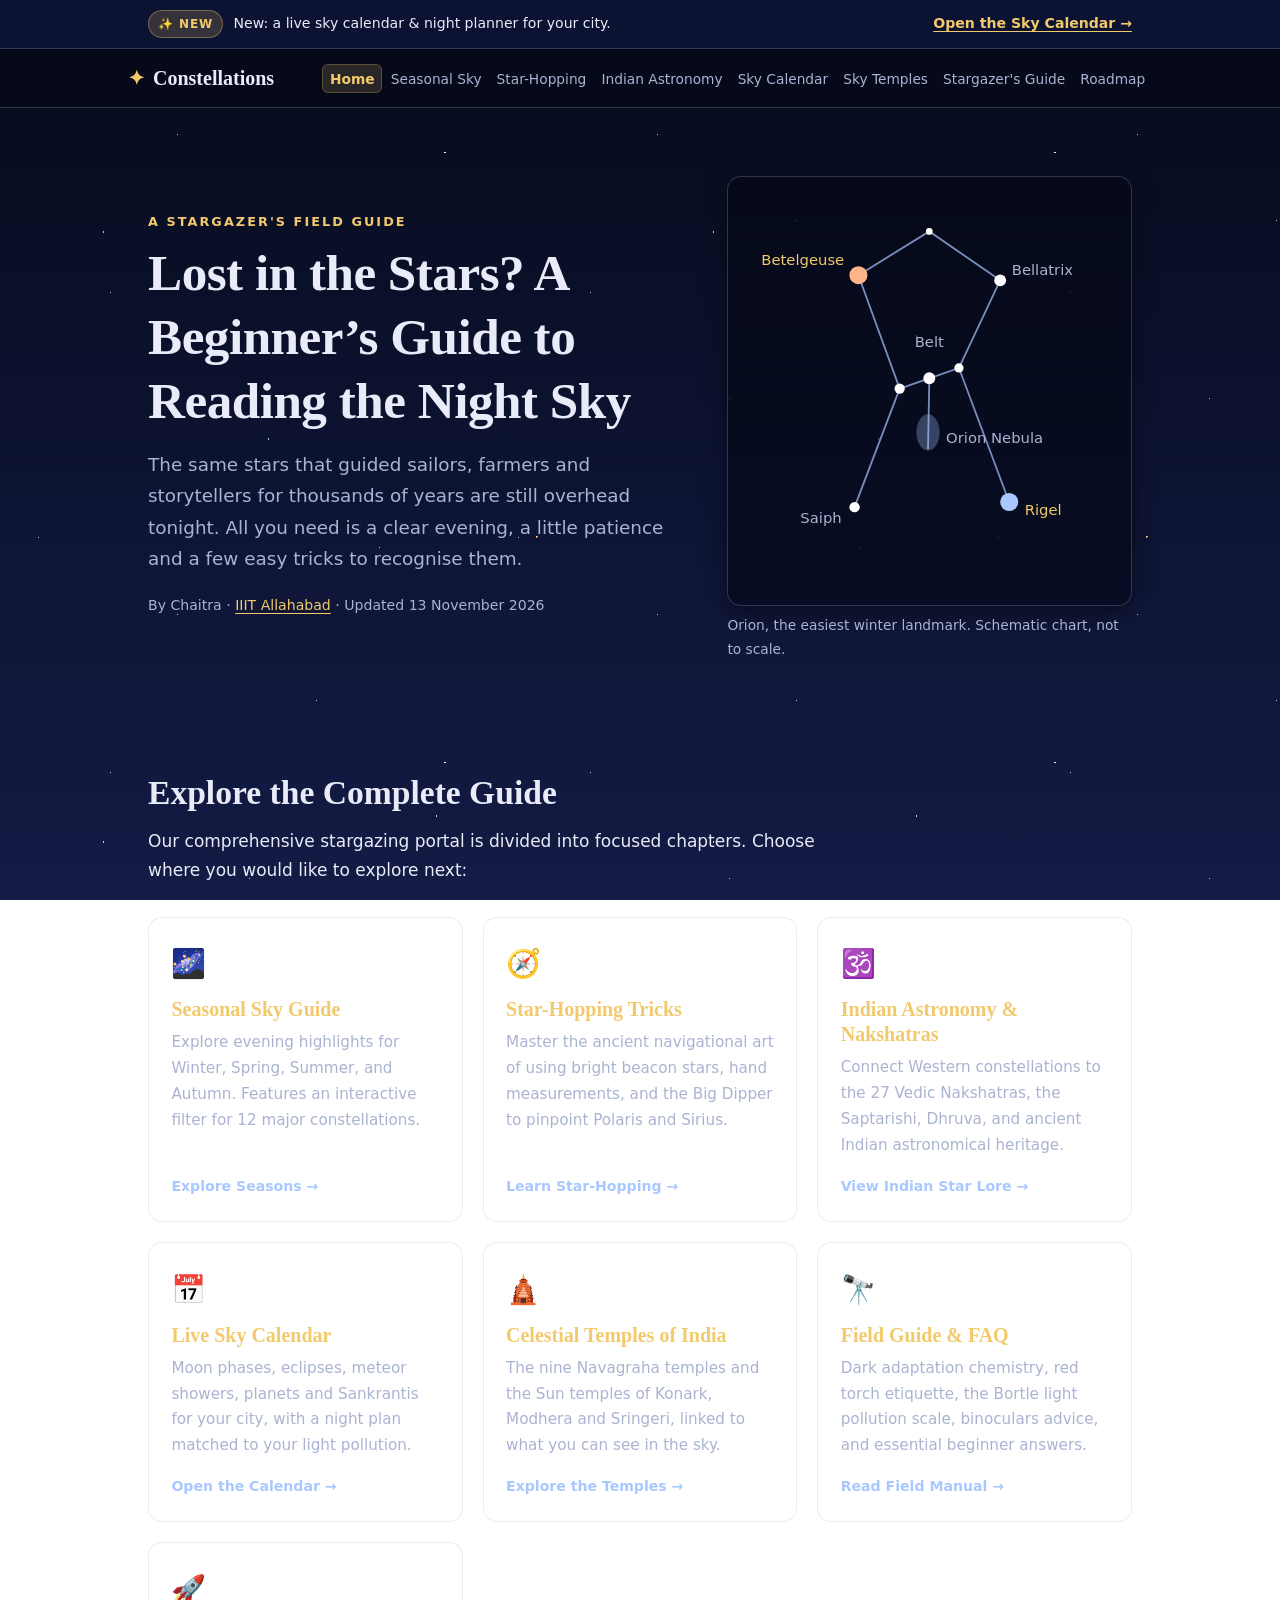
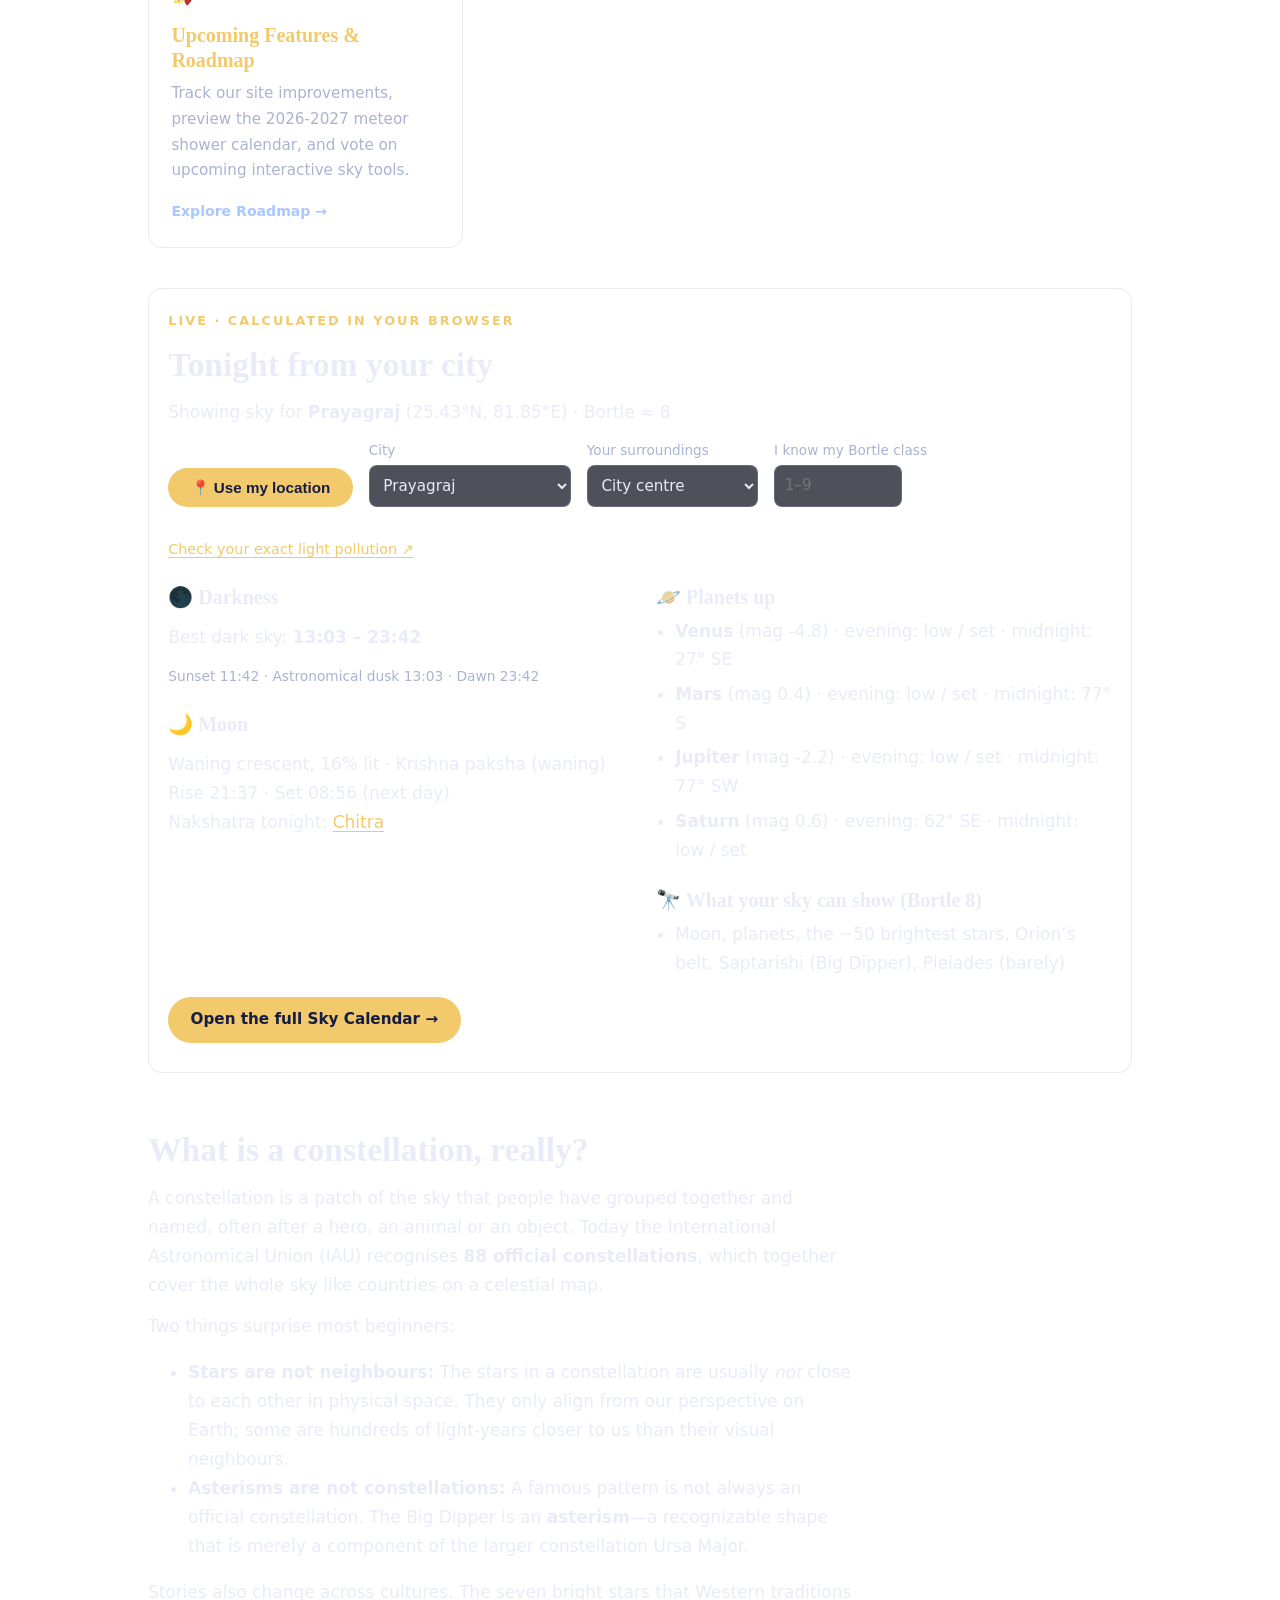
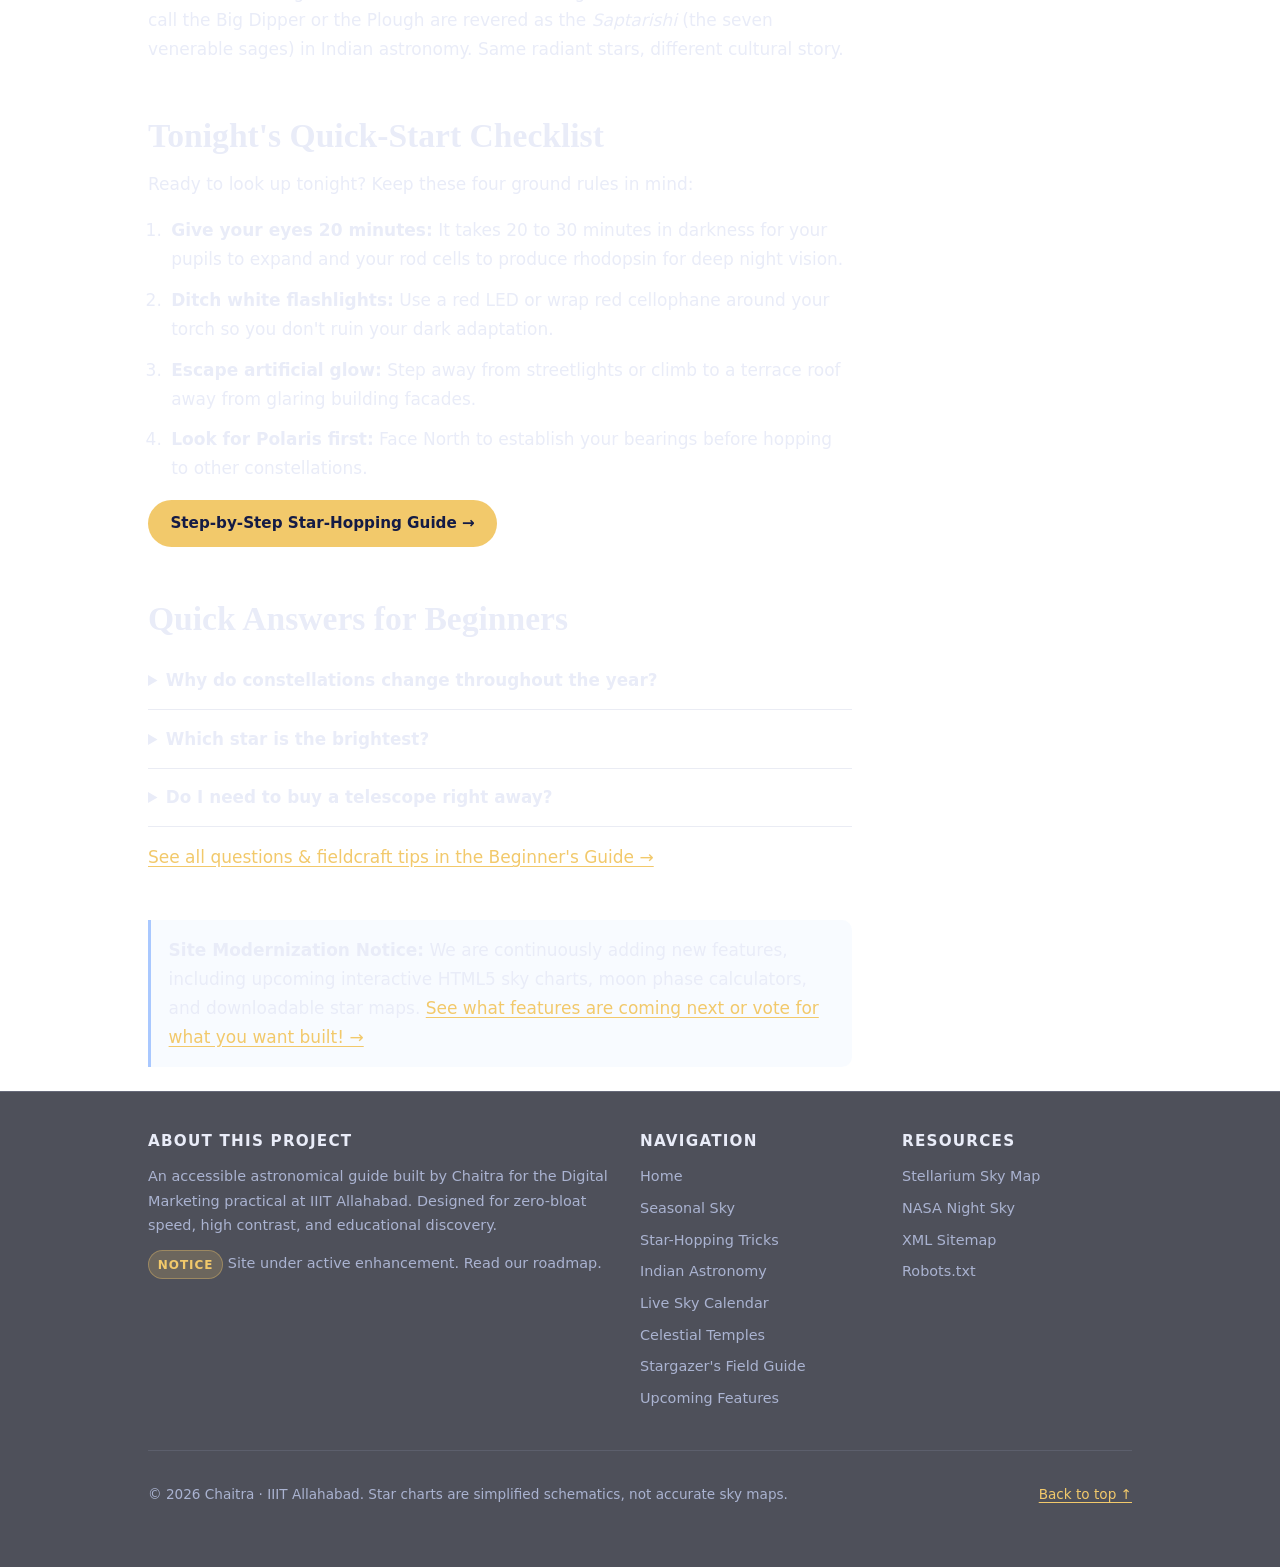
<file: index.html>
<!DOCTYPE html>
<html lang="en">
<head>
  <meta charset="utf-8">
  <meta name="viewport" content="width=device-width, initial-scale=1">

  <!-- SEO: title (~50-60 chars), main phrase first -->
  <title>Constellations for Beginners: Spot Them in the Night Sky</title>

  <!-- SEO: meta description (~150-160 chars), written to earn the click -->
  <meta name="description" content="Learn to find Orion, the Big Dipper and Polaris with easy star-hopping tricks, a season-by-season sky guide and the Indian names of the stars you see.">

  <!-- SEO: canonical URL for this page -->
  <link rel="canonical" href="https://chaytra.github.io/constellations/">

  <meta name="author" content="Chaitra">
  <meta name="robots" content="index, follow">
  <meta name="theme-color" content="#060a1a">

  <!-- Open Graph + Twitter: preview when the link is shared -->
  <meta property="og:type" content="website">
  <meta property="og:title" content="Lost in the Stars? A Beginner’s Guide to Reading the Night Sky">
  <meta property="og:description" content="Find Orion, the Big Dipper and Polaris, with a seasonal sky guide and Indian star names.">
  <meta property="og:url" content="https://chaytra.github.io/constellations/">
  <meta name="twitter:card" content="summary">
  <meta name="twitter:title" content="Lost in the Stars? A Beginner’s Guide to Reading the Night Sky">
  <meta name="twitter:description" content="Find Orion, the Big Dipper and Polaris, with a seasonal sky guide and Indian star names.">

  <!-- Structured data -->
  <script type="application/ld+json">
  {
    "@context": "https://schema.org",
    "@graph": [
      {
        "@type": "WebSite",
        "name": "Constellations for Beginners",
        "url": "https://chaytra.github.io/constellations/",
        "description": "A beginner stargazing guide to finding constellations, seasonal skies, and traditional Indian star names."
      },
      {
        "@type": "Article",
        "headline": "Lost in the Stars? A Beginner’s Guide to Reading the Night Sky",
        "description": "A beginner stargazing guide to finding constellations, with a seasonal sky guide and Indian star names.",
        "author": { "@type": "Person", "name": "Chaitra" },
        "datePublished": "2026-11-10",
        "dateModified": "2026-11-13",
        "inLanguage": "en",
        "about": "Constellations",
        "mainEntityOfPage": "https://chaytra.github.io/constellations/"
      }
    ]
  }
  </script>

  <link rel="stylesheet" href="style.css">
</head>

<body>
  <a class="skip" href="#content">Skip to main content</a>

  <!-- Disclaimer & Improvement Banner -->
  <aside class="notice-banner" aria-label="Site update notice">
    <div class="wrap notice-inner">
      <div class="notice-left">
        <span class="notice-tag">✨ New</span>
        <span>New: a live sky calendar &amp; night planner for your city.</span>
      </div>
      <a class="notice-link" href="sky-calendar.html">Open the Sky Calendar &rarr;</a>
    </div>
  </aside>

  <!-- Global Header & Navigation -->
  <header class="site-header">
    <div class="wrap header-inner">
      <a class="site-logo" href="index.html" aria-label="Constellations Guide Home">
        <span>✦</span> Constellations
      </a>
      <button class="nav-toggle" id="navToggle" aria-expanded="false" aria-controls="mainNav" aria-label="Toggle navigation menu">
        ☰
      </button>
      <nav class="main-nav" id="mainNav" aria-label="Primary site navigation">
        <ul>
          <li><a href="index.html" aria-current="page">Home</a></li>
          <li><a href="seasons.html">Seasonal Sky</a></li>
          <li><a href="star-hopping.html">Star-Hopping</a></li>
          <li><a href="indian-astronomy.html">Indian Astronomy</a></li>
          <li><a href="sky-calendar.html">Sky Calendar</a></li>
          <li><a href="celestial-temples.html">Sky Temples</a></li>
          <li><a href="beginners-guide.html">Stargazer's Guide</a></li>
          <li><a href="upcoming.html">Roadmap</a></li>
        </ul>
      </nav>
    </div>
  </header>

  <!-- Hero Section -->
  <section class="page-hero">
    <div class="wrap hero-grid">
      <div>
        <p class="eyebrow">A Stargazer's Field Guide</p>
        <h1>Lost in the Stars? A Beginner’s Guide to Reading the Night Sky</h1>
        <p class="lede">The same stars that guided sailors, farmers and storytellers for thousands of years are still overhead tonight. All you need is a clear evening, a little patience and a few easy tricks to recognise them.</p>
        <p class="byline">By Chaitra &middot; <a href="https://www.iiita.ac.in/">IIIT Allahabad</a> &middot; Updated <time datetime="2026-11-13">13 November 2026</time></p>
      </div>

      <!-- Figure: Orion chart -->
      <figure aria-labelledby="orion-cap">
        <svg class="chart" viewBox="0 0 300 320" role="img" aria-labelledby="orion-t orion-d">
          <title id="orion-t">Star chart of the constellation Orion</title>
          <desc id="orion-d">Orion drawn as connected stars: red Betelgeuse at the upper left shoulder, Bellatrix at the upper right, three belt stars in a short row, Saiph at the lower left, blue-white Rigel at the lower right, and the Orion Nebula hanging below the belt.</desc>
          <g>
            <path class="ln" d="M95 70 L150 36 L205 74"/>
            <path class="ln" d="M95 70 L127 158"/>
            <path class="ln" d="M205 74 L173 142"/>
            <path class="ln" d="M127 158 L150 150 L173 142"/>
            <path class="ln" d="M127 158 L92 250"/>
            <path class="ln" d="M173 142 L212 246"/>
            <path class="ln" d="M150 152 L149 205"/>
            <ellipse cx="149" cy="192" rx="9" ry="14" fill="var(--ice)" opacity=".3"/>
          </g>
          <circle class="st tw" cx="150" cy="36" r="2.6"/>
          <circle class="tw" cx="95" cy="70" r="7" fill="#ffb48a"/>
          <circle class="st tw" cx="205" cy="74" r="4.6"/>
          <circle class="st tw" cx="127" cy="158" r="4"/>
          <circle class="st tw" cx="150" cy="150" r="4.6"/>
          <circle class="st tw" cx="173" cy="142" r="3.6"/>
          <circle class="st tw" cx="92" cy="250" r="4"/>
          <circle class="tw" cx="212" cy="246" r="7" fill="#a9c8ff"/>
          <text class="lab hi" x="84" y="62" text-anchor="end">Betelgeuse</text>
          <text class="lab" x="214" y="70">Bellatrix</text>
          <text class="lab" x="150" y="126" text-anchor="middle">Belt</text>
          <text class="lab" x="82" y="262" text-anchor="end">Saiph</text>
          <text class="lab hi" x="224" y="256">Rigel</text>
          <text class="lab" x="163" y="200">Orion Nebula</text>
        </svg>
        <figcaption id="orion-cap">Orion, the easiest winter landmark. Schematic chart, not to scale.</figcaption>
      </figure>
    </div>
  </section>

  <!-- Main Content Hub -->
  <main id="content">
    <div class="wrap">
      
      <!-- Multi-Page Exploration Hub Grid -->
      <section aria-labelledby="hub-heading">
        <h2 id="hub-heading">Explore the Complete Guide</h2>
        <p class="read">Our comprehensive stargazing portal is divided into focused chapters. Choose where you would like to explore next:</p>

        <div class="hub-grid">
          <!-- Hub Card 1: Seasonal Sky -->
          <a class="hub-card" href="seasons.html">
            <div class="hub-icon">🌌</div>
            <h3>Seasonal Sky Guide</h3>
            <p>Explore evening highlights for Winter, Spring, Summer, and Autumn. Features an interactive filter for 12 major constellations.</p>
            <span class="hub-cta">Explore Seasons &rarr;</span>
          </a>

          <!-- Hub Card 2: Star-Hopping -->
          <a class="hub-card" href="star-hopping.html">
            <div class="hub-icon">🧭</div>
            <h3>Star-Hopping Tricks</h3>
            <p>Master the ancient navigational art of using bright beacon stars, hand measurements, and the Big Dipper to pinpoint Polaris and Sirius.</p>
            <span class="hub-cta">Learn Star-Hopping &rarr;</span>
          </a>

          <!-- Hub Card 3: Indian Astronomy -->
          <a class="hub-card" href="indian-astronomy.html">
            <div class="hub-icon">🕉️</div>
            <h3>Indian Astronomy & Nakshatras</h3>
            <p>Connect Western constellations to the 27 Vedic Nakshatras, the Saptarishi, Dhruva, and ancient Indian astronomical heritage.</p>
            <span class="hub-cta">View Indian Star Lore &rarr;</span>
          </a>

          <!-- Hub Card: Live Sky Calendar -->
          <a class="hub-card" href="sky-calendar.html">
            <div class="hub-icon">📅</div>
            <h3>Live Sky Calendar</h3>
            <p>Moon phases, eclipses, meteor showers, planets and Sankrantis for your city, with a night plan matched to your light pollution.</p>
            <span class="hub-cta">Open the Calendar &rarr;</span>
          </a>

          <!-- Hub Card: Celestial Temples -->
          <a class="hub-card" href="celestial-temples.html">
            <div class="hub-icon">🛕</div>
            <h3>Celestial Temples of India</h3>
            <p>The nine Navagraha temples and the Sun temples of Konark, Modhera and Sringeri, linked to what you can see in the sky.</p>
            <span class="hub-cta">Explore the Temples &rarr;</span>
          </a>

          <!-- Hub Card 4: Stargazer's Field Guide -->
          <a class="hub-card" href="beginners-guide.html">
            <div class="hub-icon">🔭</div>
            <h3>Field Guide & FAQ</h3>
            <p>Dark adaptation chemistry, red torch etiquette, the Bortle light pollution scale, binoculars advice, and essential beginner answers.</p>
            <span class="hub-cta">Read Field Manual &rarr;</span>
          </a>

          <!-- Hub Card 5: Upcoming Features -->
          <a class="hub-card" href="upcoming.html">
            <div class="hub-icon">🚀</div>
            <h3>Upcoming Features & Roadmap</h3>
            <p>Track our site improvements, preview the 2026-2027 meteor shower calendar, and vote on upcoming interactive sky tools.</p>
            <span class="hub-cta">Explore Roadmap &rarr;</span>
          </a>
        </div>
      </section>

      <!-- Tonight from your city: loads the astronomy library only when scrolled near -->
      <section class="sky-widget" id="tonight" aria-labelledby="tonight-h">
        <p class="eyebrow">Live &middot; calculated in your browser</p>
        <h2 id="tonight-h">Tonight from your city</h2>
        <div class="sky-loc"><p>Pick your city or use your location to see tonight's darkest hours, the Moon's phase and Nakshatra, and which planets are up.</p></div>
        <div class="sky-tonight" aria-live="polite"><noscript><p>This live widget needs JavaScript.</p></noscript></div>
        <p><a class="btn" href="sky-calendar.html">Open the full Sky Calendar &rarr;</a></p>
      </section>

      <!-- Foundational Knowledge Section -->
      <article class="read" style="margin-top: 3.5rem;">
        <section id="what-is">
          <h2>What is a constellation, really?</h2>
          <p>A constellation is a patch of the sky that people have grouped together and named, often after a hero, an animal or an object. Today the International Astronomical Union (IAU) recognises <strong>88 official constellations</strong>, which together cover the whole sky like countries on a celestial map.</p>
          <p>Two things surprise most beginners:</p>
          <ul>
            <li><strong>Stars are not neighbours:</strong> The stars in a constellation are usually <em>not</em> close to each other in physical space. They only align from our perspective on Earth; some are hundreds of light-years closer to us than their visual neighbours.</li>
            <li><strong>Asterisms are not constellations:</strong> A famous pattern is not always an official constellation. The Big Dipper is an <strong>asterism</strong>—a recognizable shape that is merely a component of the larger constellation Ursa Major.</li>
          </ul>
          <p>Stories also change across cultures. The seven bright stars that Western traditions call the Big Dipper or the Plough are revered as the <em>Saptarishi</em> (the seven venerable sages) in Indian astronomy. Same radiant stars, different cultural story.</p>
        </section>

        <!-- Stargazing Checklist -->
        <section id="quick-start" style="margin-top: 3rem;">
          <h2>Tonight's Quick-Start Checklist</h2>
          <p>Ready to look up tonight? Keep these four ground rules in mind:</p>
          <ol class="steps">
            <li><strong>Give your eyes 20 minutes:</strong> It takes 20 to 30 minutes in darkness for your pupils to expand and your rod cells to produce rhodopsin for deep night vision.</li>
            <li><strong>Ditch white flashlights:</strong> Use a red LED or wrap red cellophane around your torch so you don't ruin your dark adaptation.</li>
            <li><strong>Escape artificial glow:</strong> Step away from streetlights or climb to a terrace roof away from glaring building facades.</li>
            <li><strong>Look for Polaris first:</strong> Face North to establish your bearings before hopping to other constellations.</li>
          </ol>
          <p><a class="btn" href="star-hopping.html">Step-by-Step Star-Hopping Guide &rarr;</a></p>
        </section>

        <!-- Preview FAQ -->
        <section id="faq-preview" style="margin-top: 3rem;">
          <h2>Quick Answers for Beginners</h2>
          <details>
            <summary>Why do constellations change throughout the year?</summary>
            <p>Earth orbits the Sun, which means the night side of our planet points towards different areas of space each month. In winter evenings we look toward Orion; in summer evenings, toward Scorpius and the core of our galaxy.</p>
          </details>
          <details>
            <summary>Which star is the brightest?</summary>
            <p>Sirius (in Canis Major) is the brightest star in the night sky. While planets like Venus and Jupiter often outshine it, they are not stars.</p>
          </details>
          <details>
            <summary>Do I need to buy a telescope right away?</summary>
            <p>No. Every major constellation and star hop on this site is easily visible with the naked eye. Binoculars are the ideal first step.</p>
          </details>
          <p style="margin-top: 1rem;"><a href="beginners-guide.html">See all questions & fieldcraft tips in the Beginner's Guide &rarr;</a></p>
        </section>

        <!-- Improvement & Roadmap Callout -->
        <div class="tip info" style="margin-top: 3rem;">
          <p><strong>Site Modernization Notice:</strong> We are continuously adding new features, including upcoming interactive HTML5 sky charts, moon phase calculators, and downloadable star maps. <a href="upcoming.html">See what features are coming next or vote for what you want built! &rarr;</a></p>
        </div>
      </article>

    </div>
  </main>

  <!-- Site Footer -->
  <footer>
    <div class="wrap">
      <div class="footer-grid">
        <div class="footer-col">
          <h4>About This Project</h4>
          <p>An accessible astronomical guide built by Chaitra for the Digital Marketing practical at <a href="https://www.iiita.ac.in/">IIIT Allahabad</a>. Designed for zero-bloat speed, high contrast, and educational discovery.</p>
          <p><span class="notice-tag">Notice</span> Site under active enhancement. <a href="upcoming.html">Read our roadmap</a>.</p>
        </div>
        <div class="footer-col">
          <h4>Navigation</h4>
          <ul>
            <li><a href="index.html">Home</a></li>
            <li><a href="seasons.html">Seasonal Sky</a></li>
            <li><a href="star-hopping.html">Star-Hopping Tricks</a></li>
            <li><a href="indian-astronomy.html">Indian Astronomy</a></li>
            <li><a href="sky-calendar.html">Live Sky Calendar</a></li>
            <li><a href="celestial-temples.html">Celestial Temples</a></li>
            <li><a href="beginners-guide.html">Stargazer's Field Guide</a></li>
            <li><a href="upcoming.html">Upcoming Features</a></li>
          </ul>
        </div>
        <div class="footer-col">
          <h4>Resources</h4>
          <ul>
            <li><a href="https://stellarium-web.org/" target="_blank" rel="noopener">Stellarium Sky Map</a></li>
            <li><a href="https://nightsky.jpl.nasa.gov/" target="_blank" rel="noopener">NASA Night Sky</a></li>
            <li><a href="sitemap.xml">XML Sitemap</a></li>
            <li><a href="robots.txt">Robots.txt</a></li>
          </ul>
        </div>
      </div>
      <div class="footer-bottom">
        <p>&copy; 2026 Chaitra &middot; IIIT Allahabad. Star charts are simplified schematics, not accurate sky maps.</p>
        <p><a href="#content">Back to top &uarr;</a></p>
      </div>
    </div>
  </footer>

  <script>
    (function() {
      var toggle = document.getElementById('navToggle');
      var nav = document.getElementById('mainNav');
      if (toggle && nav) {
        toggle.addEventListener('click', function() {
          var open = nav.classList.toggle('open');
          toggle.setAttribute('aria-expanded', open ? 'true' : 'false');
        });
      }
      // "Tonight" widget: fetch the astronomy scripts only when the section nears the viewport,
      // so the home page's first paint stays as light as before.
      var box = document.getElementById('tonight'), loaded = false;
      function load() {
        if (loaded || !box) return; loaded = true;
        ['js/astronomy.browser.min.js', 'js/sky-core.js'].forEach(function (src, i) {
          var s = document.createElement('script');
          s.src = src; s.async = false;
          if (i === 1) s.onload = function () { window.SkyCore.widget(box); };
          document.body.appendChild(s);
        });
      }
      if (box && 'IntersectionObserver' in window) {
        var io = new IntersectionObserver(function (e) {
          if (e[0].isIntersecting) { io.disconnect(); load(); }
        }, { rootMargin: '300px' });
        io.observe(box);
      } else { window.addEventListener('load', load); }
    })();
  </script>
</body>
</html>
</file>
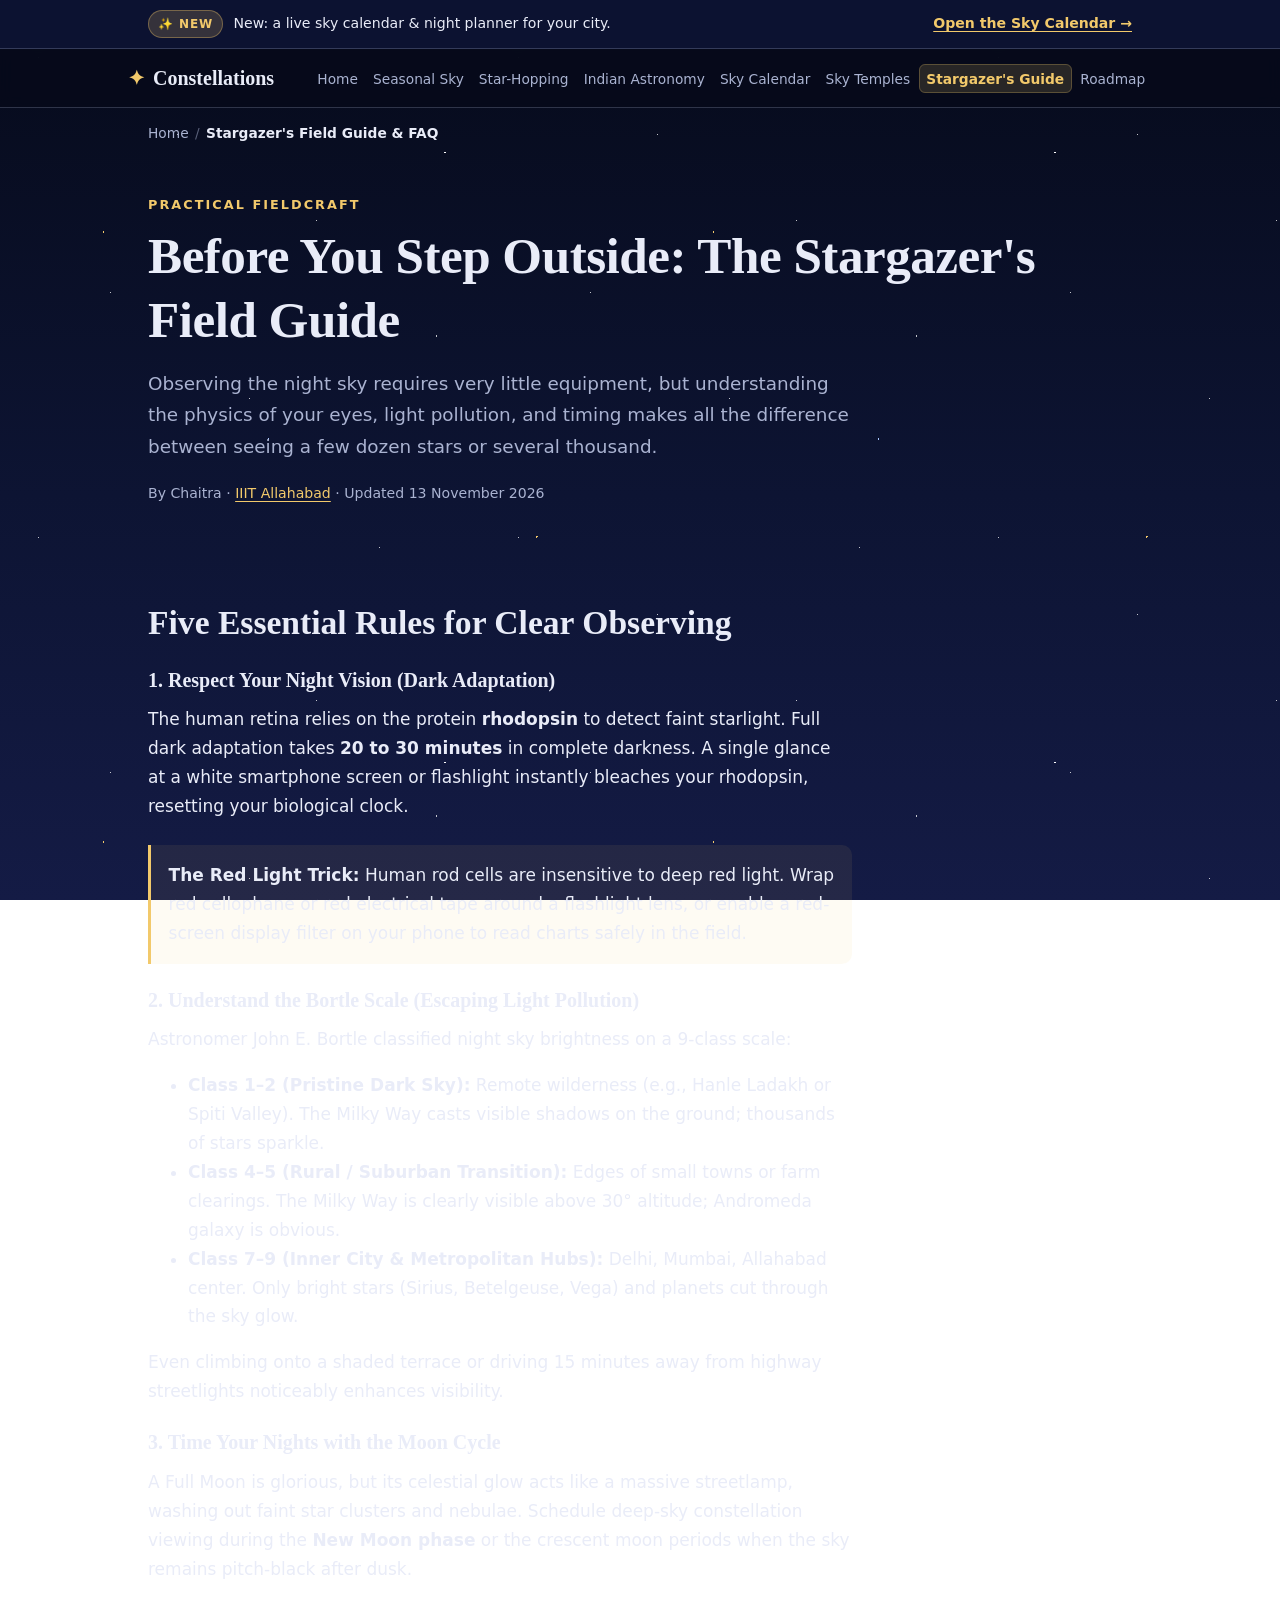
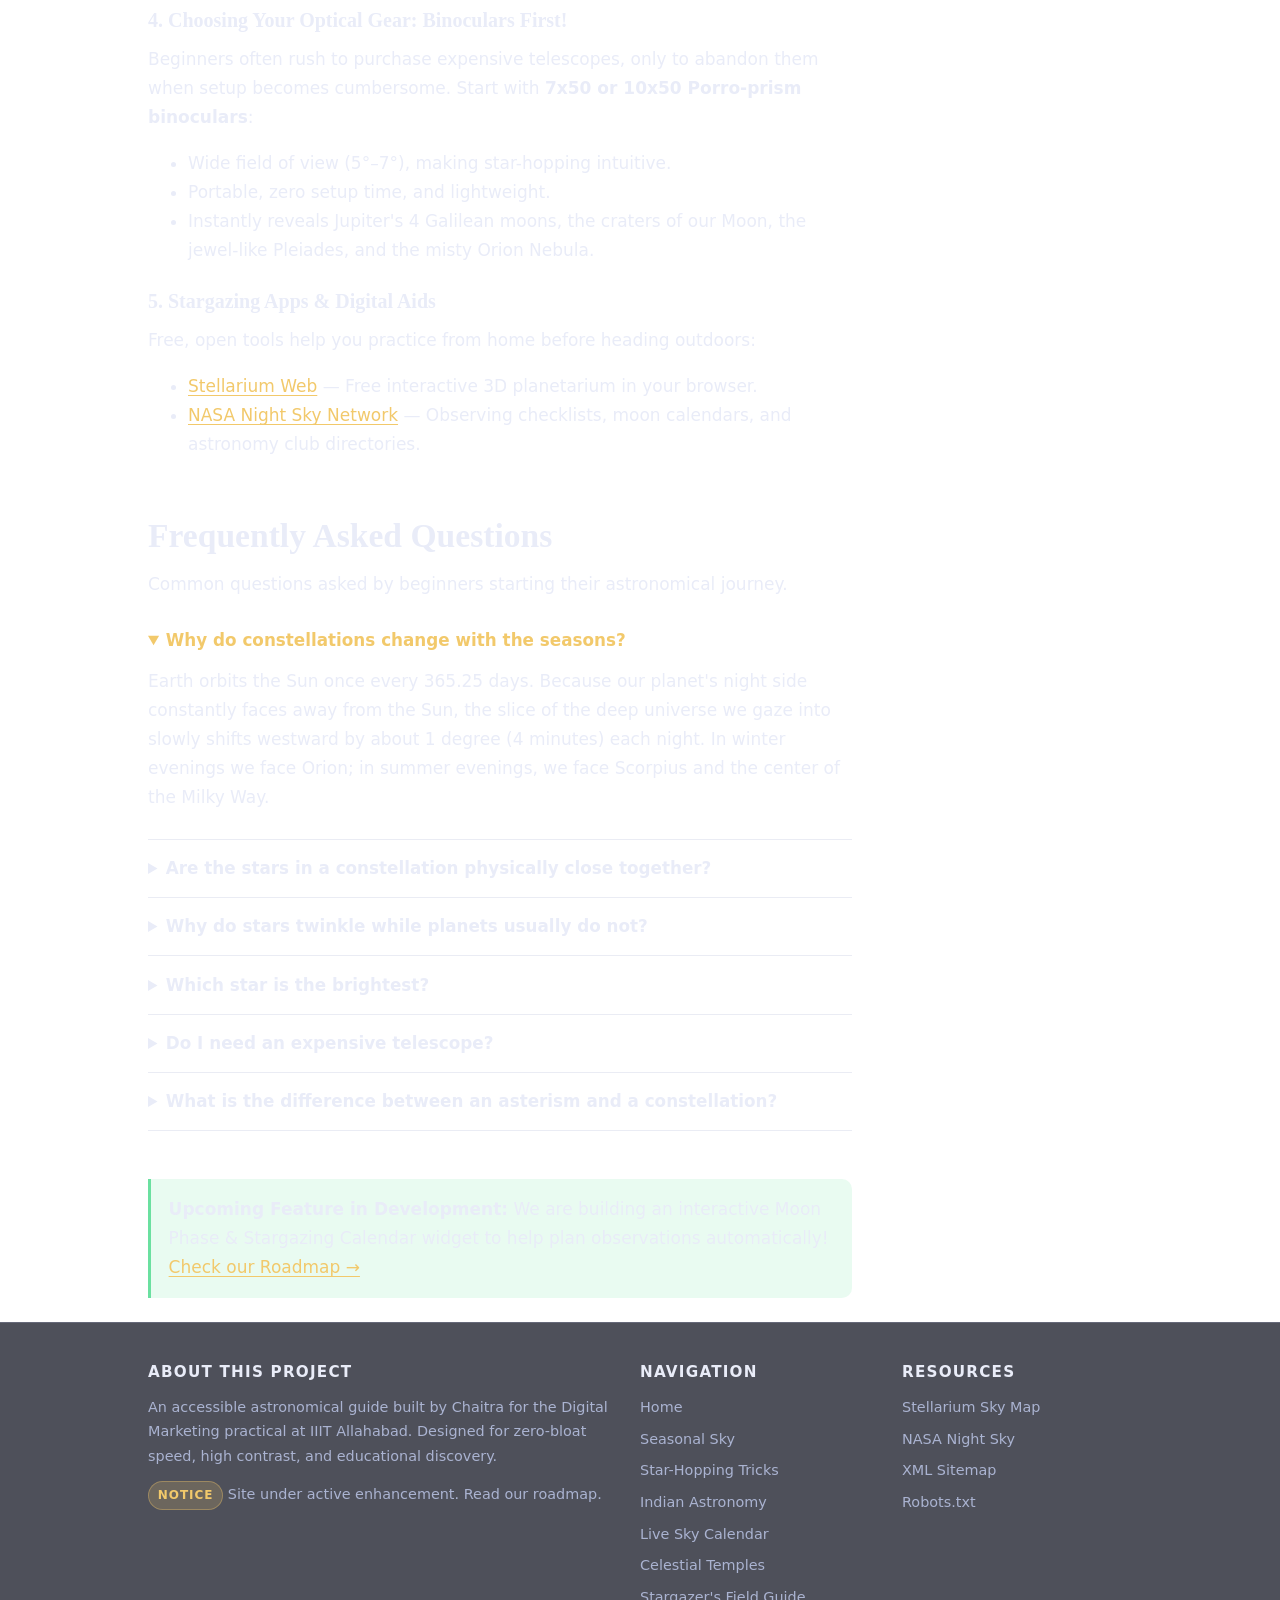
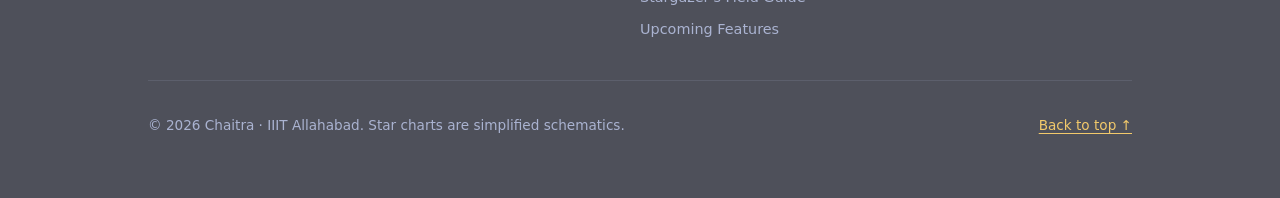
<file: beginners-guide.html>
<!DOCTYPE html>
<html lang="en">
<head>
  <meta charset="utf-8">
  <meta name="viewport" content="width=device-width, initial-scale=1">

  <!-- SEO: title & meta description -->
  <title>Beginner Stargazer's Guide: Gear, Night Vision & FAQ | Stargazing Atlas</title>
  <meta name="description" content="Essential field guide for amateur astronomers. Learn dark adaptation rules, red light tricks, binoculars selection, Bortle light pollution scale, and answers to common stargazing FAQs.">

  <!-- SEO: Canonical URL -->
  <link rel="canonical" href="https://chaytra.github.io/constellations/beginners-guide.html">

  <meta name="author" content="Chaitra">
  <meta name="robots" content="index, follow">
  <meta name="theme-color" content="#060a1a">

  <!-- Open Graph / Facebook -->
  <meta property="og:type" content="article">
  <meta property="og:title" content="Beginner Stargazer's Guide: Gear, Night Vision & FAQ">
  <meta property="og:description" content="Essential field guide for amateur astronomers: dark adaptation rules, red light torches, binoculars selection, and beginner FAQs.">
  <meta property="og:url" content="https://chaytra.github.io/constellations/beginners-guide.html">

  <!-- Twitter -->
  <meta name="twitter:card" content="summary">
  <meta name="twitter:title" content="Beginner Stargazer's Guide: Gear, Night Vision & FAQ">
  <meta name="twitter:description" content="Essential field guide for amateur astronomers: dark adaptation rules, red light torches, binoculars selection, and beginner FAQs.">

  <!-- Structured Data: FAQPage & Breadcrumbs -->
  <script type="application/ld+json">
  {
    "@context": "https://schema.org",
    "@graph": [
      {
        "@type": "BreadcrumbList",
        "itemListElement": [
          {
            "@type": "ListItem",
            "position": 1,
            "name": "Home",
            "item": "https://chaytra.github.io/constellations/"
          },
          {
            "@type": "ListItem",
            "position": 2,
            "name": "Stargazer's Field Guide",
            "item": "https://chaytra.github.io/constellations/beginners-guide.html"
          }
        ]
      },
      {
        "@type": "FAQPage",
        "mainEntity": [
          {
            "@type": "Question",
            "name": "Why do constellations change with the seasons?",
            "acceptedAnswer": {
              "@type": "Answer",
              "text": "Because Earth orbits the Sun, the night side of our planet points towards different sectors of space throughout the year. In winter evenings we face Orion; in summer evenings, we face Scorpius and the Milky Way center."
            }
          },
          {
            "@type": "Question",
            "name": "Are the stars in a constellation physically close together?",
            "acceptedAnswer": {
              "@type": "Answer",
              "text": "Usually not. They simply align along our line of sight from Earth. One star in a constellation may be 30 light-years away, while its visual neighbour could be 800 light-years distant."
            }
          },
          {
            "@type": "Question",
            "name": "Why do stars twinkle while planets usually do not?",
            "acceptedAnswer": {
              "@type": "Answer",
              "text": "Stars are so far away that they act as pinpoint points of light, which Earth's turbulent atmosphere easily refracts and jitters. Planets are closer and appear as tiny disks; the atmospheric ripples across a disk average out, creating steady light."
            }
          },
          {
            "@type": "Question",
            "name": "Which star is the brightest in the night sky?",
            "acceptedAnswer": {
              "@type": "Answer",
              "text": "Sirius (in Canis Major) is the brightest true star visible from Earth with an apparent magnitude of -1.46. While planets like Venus and Jupiter outshine it, they reflect solar light and are not self-luminous stars."
            }
          },
          {
            "@type": "Question",
            "name": "Do I need an expensive telescope to begin stargazing?",
            "acceptedAnswer": {
              "@type": "Answer",
              "text": "No! Every major constellation, the Andromeda Galaxy, the Orion Nebula, and the Pleiades can be spotted with the naked eye. A simple pair of 7x50 or 10x50 binoculars provides the most affordable and rewarding upgrade."
            }
          },
          {
            "@type": "Question",
            "name": "What is the difference between an asterism and a constellation?",
            "acceptedAnswer": {
              "@type": "Answer",
              "text": "The International Astronomical Union recognises exactly 88 official constellations that map the entire sky. An asterism is an informal, easily recognisable pattern within or across constellations—like the Big Dipper (part of Ursa Major) or the Summer Triangle."
            }
          }
        ]
      }
    ]
  }
  </script>

  <link rel="stylesheet" href="style.css">
</head>

<body>
  <a class="skip" href="#content">Skip to main content</a>

  <!-- Disclaimer & Improvement Banner -->
  <aside class="notice-banner" aria-label="Site update notice">
    <div class="wrap notice-inner">
      <div class="notice-left">
        <span class="notice-tag">✨ New</span>
        <span>New: a live sky calendar &amp; night planner for your city.</span>
      </div>
      <a class="notice-link" href="sky-calendar.html">Open the Sky Calendar &rarr;</a>
    </div>
  </aside>

  <!-- Global Header & Navigation -->
  <header class="site-header">
    <div class="wrap header-inner">
      <a class="site-logo" href="index.html" aria-label="Constellations Guide Home">
        <span>✦</span> Constellations
      </a>
      <button class="nav-toggle" id="navToggle" aria-expanded="false" aria-controls="mainNav" aria-label="Toggle navigation menu">
        ☰
      </button>
      <nav class="main-nav" id="mainNav" aria-label="Primary site navigation">
        <ul>
          <li><a href="index.html">Home</a></li>
          <li><a href="seasons.html">Seasonal Sky</a></li>
          <li><a href="star-hopping.html">Star-Hopping</a></li>
          <li><a href="indian-astronomy.html">Indian Astronomy</a></li>
          <li><a href="sky-calendar.html">Sky Calendar</a></li>
          <li><a href="celestial-temples.html">Sky Temples</a></li>
          <li><a href="beginners-guide.html" aria-current="page">Stargazer's Guide</a></li>
          <li><a href="upcoming.html">Roadmap</a></li>
        </ul>
      </nav>
    </div>
  </header>

  <main id="content">
    <div class="wrap">
      <!-- Breadcrumbs -->
      <nav class="breadcrumbs" aria-label="Breadcrumbs">
        <ol>
          <li><a href="index.html">Home</a></li>
          <li aria-current="page">Stargazer's Field Guide & FAQ</li>
        </ol>
      </nav>

      <section class="page-hero">
        <p class="eyebrow">Practical Fieldcraft</p>
        <h1>Before You Step Outside: The Stargazer's Field Guide</h1>
        <p class="lede">Observing the night sky requires very little equipment, but understanding the physics of your eyes, light pollution, and timing makes all the difference between seeing a few dozen stars or several thousand.</p>
        <p class="byline">By Chaitra &middot; <a href="https://www.iiita.ac.in/">IIIT Allahabad</a> &middot; Updated <time datetime="2026-11-13">13 November 2026</time></p>
      </section>

      <article class="read">
        <!-- Field Preparation Rules -->
        <section>
          <h2>Five Essential Rules for Clear Observing</h2>
          
          <h3>1. Respect Your Night Vision (Dark Adaptation)</h3>
          <p>The human retina relies on the protein <strong>rhodopsin</strong> to detect faint starlight. Full dark adaptation takes <strong>20 to 30 minutes</strong> in complete darkness. A single glance at a white smartphone screen or flashlight instantly bleaches your rhodopsin, resetting your biological clock.</p>
          <div class="tip">
            <p><strong>The Red Light Trick:</strong> Human rod cells are insensitive to deep red light. Wrap red cellophane or red electrical tape around a flashlight lens, or enable a red-screen display filter on your phone to read charts safely in the field.</p>
          </div>

          <h3>2. Understand the Bortle Scale (Escaping Light Pollution)</h3>
          <p>Astronomer John E. Bortle classified night sky brightness on a 9-class scale:</p>
          <ul>
            <li><strong>Class 1–2 (Pristine Dark Sky):</strong> Remote wilderness (e.g., Hanle Ladakh or Spiti Valley). The Milky Way casts visible shadows on the ground; thousands of stars sparkle.</li>
            <li><strong>Class 4–5 (Rural / Suburban Transition):</strong> Edges of small towns or farm clearings. The Milky Way is clearly visible above 30&deg; altitude; Andromeda galaxy is obvious.</li>
            <li><strong>Class 7–9 (Inner City & Metropolitan Hubs):</strong> Delhi, Mumbai, Allahabad center. Only bright stars (Sirius, Betelgeuse, Vega) and planets cut through the sky glow.</li>
          </ul>
          <p>Even climbing onto a shaded terrace or driving 15 minutes away from highway streetlights noticeably enhances visibility.</p>

          <h3>3. Time Your Nights with the Moon Cycle</h3>
          <p>A Full Moon is glorious, but its celestial glow acts like a massive streetlamp, washing out faint star clusters and nebulae. Schedule deep-sky constellation viewing during the <strong>New Moon phase</strong> or the crescent moon periods when the sky remains pitch-black after dusk.</p>

          <h3>4. Choosing Your Optical Gear: Binoculars First!</h3>
          <p>Beginners often rush to purchase expensive telescopes, only to abandon them when setup becomes cumbersome. Start with <strong>7x50 or 10x50 Porro-prism binoculars</strong>:</p>
          <ul>
            <li>Wide field of view (5&deg;–7&deg;), making star-hopping intuitive.</li>
            <li>Portable, zero setup time, and lightweight.</li>
            <li>Instantly reveals Jupiter's 4 Galilean moons, the craters of our Moon, the jewel-like Pleiades, and the misty Orion Nebula.</li>
          </ul>

          <h3>5. Stargazing Apps & Digital Aids</h3>
          <p>Free, open tools help you practice from home before heading outdoors:</p>
          <ul>
            <li><a href="https://stellarium-web.org/" target="_blank" rel="noopener">Stellarium Web</a> — Free interactive 3D planetarium in your browser.</li>
            <li><a href="https://nightsky.jpl.nasa.gov/" target="_blank" rel="noopener">NASA Night Sky Network</a> — Observing checklists, moon calendars, and astronomy club directories.</li>
          </ul>
        </section>

        <!-- Comprehensive FAQ -->
        <section style="margin-top: 3.5rem;">
          <h2>Frequently Asked Questions</h2>
          <p>Common questions asked by beginners starting their astronomical journey.</p>

          <details open>
            <summary>Why do constellations change with the seasons?</summary>
            <p>Earth orbits the Sun once every 365.25 days. Because our planet's night side constantly faces away from the Sun, the slice of the deep universe we gaze into slowly shifts westward by about 1 degree (4 minutes) each night. In winter evenings we face Orion; in summer evenings, we face Scorpius and the center of the Milky Way.</p>
          </details>

          <details>
            <summary>Are the stars in a constellation physically close together?</summary>
            <p>Usually not! Constellations are two-dimensional optical illusions. For example, in Orion, Betelgeuse is roughly 640 light-years away, Bellatrix is 250 light-years, and Rigel is around 860 light-years away. They appear adjacent only because they lie along our unique terrestrial line of sight.</p>
          </details>

          <details>
            <summary>Why do stars twinkle while planets usually do not?</summary>
            <p>Stars are trillions of kilometers away and appear as mere single points of light. As their light passes through Earth's turbulent atmosphere, fluctuating temperature and density pockets constantly bend the rays, creating a scintillation or "twinkle". Planets are close enough to appear as measurable disks; the fluctuations across the disk cancel each other out, giving steady light.</p>
          </details>

          <details>
            <summary>Which star is the brightest?</summary>
            <p><strong>Sirius</strong> (Mrigavyadha in Sanskrit), located in Canis Major, is the brightest star in the entire night sky with an apparent magnitude of -1.46. While solar system planets like Venus (-4.4) or Jupiter (-2.8) often outshine Sirius, they shine by reflected sunlight and are not self-luminous stars.</p>
          </details>

          <details>
            <summary>Do I need an expensive telescope?</summary>
            <p>No. Every constellation, asterism, and hop highlighted in this guide is visible with the unaided naked eye. A simple pair of binoculars is the most versatile and cost-effective upgrade for any amateur astronomer.</p>
          </details>

          <details>
            <summary>What is the difference between an asterism and a constellation?</summary>
            <p>A <strong>constellation</strong> is one of 88 officially demarcated regions of the celestial sphere formally recognized by the International Astronomical Union (IAU). An <strong>asterism</strong> is an informal, easily recognizable grouping of stars that may be part of a constellation (e.g., the Big Dipper within Ursa Major) or cross multiple constellations (e.g., the Summer Triangle formed by stars from Cygnus, Lyra, and Aquila).</p>
          </details>
        </section>

        <!-- Roadmap Link Callout -->
        <div class="tip success" style="margin-top: 3rem;">
          <p><strong>Upcoming Feature in Development:</strong> We are building an interactive Moon Phase & Stargazing Calendar widget to help plan observations automatically! <a href="upcoming.html">Check our Roadmap &rarr;</a></p>
        </div>
      </article>
    </div>
  </main>

  <!-- Site Footer -->
  <footer>
    <div class="wrap">
      <div class="footer-grid">
        <div class="footer-col">
          <h4>About This Project</h4>
          <p>An accessible astronomical guide built by Chaitra for the Digital Marketing practical at <a href="https://www.iiita.ac.in/">IIIT Allahabad</a>. Designed for zero-bloat speed, high contrast, and educational discovery.</p>
          <p><span class="notice-tag">Notice</span> Site under active enhancement. <a href="upcoming.html">Read our roadmap</a>.</p>
        </div>
        <div class="footer-col">
          <h4>Navigation</h4>
          <ul>
            <li><a href="index.html">Home</a></li>
            <li><a href="seasons.html">Seasonal Sky</a></li>
            <li><a href="star-hopping.html">Star-Hopping Tricks</a></li>
            <li><a href="indian-astronomy.html">Indian Astronomy</a></li>
            <li><a href="sky-calendar.html">Live Sky Calendar</a></li>
            <li><a href="celestial-temples.html">Celestial Temples</a></li>
            <li><a href="beginners-guide.html">Stargazer's Field Guide</a></li>
            <li><a href="upcoming.html">Upcoming Features</a></li>
          </ul>
        </div>
        <div class="footer-col">
          <h4>Resources</h4>
          <ul>
            <li><a href="https://stellarium-web.org/" target="_blank" rel="noopener">Stellarium Sky Map</a></li>
            <li><a href="https://nightsky.jpl.nasa.gov/" target="_blank" rel="noopener">NASA Night Sky</a></li>
            <li><a href="sitemap.xml">XML Sitemap</a></li>
            <li><a href="robots.txt">Robots.txt</a></li>
          </ul>
        </div>
      </div>
      <div class="footer-bottom">
        <p>&copy; 2026 Chaitra &middot; IIIT Allahabad. Star charts are simplified schematics.</p>
        <p><a href="#content">Back to top &uarr;</a></p>
      </div>
    </div>
  </footer>

  <script>
    (function() {
      var toggle = document.getElementById('navToggle');
      var nav = document.getElementById('mainNav');
      if (toggle && nav) {
        toggle.addEventListener('click', function() {
          var open = nav.classList.toggle('open');
          toggle.setAttribute('aria-expanded', open ? 'true' : 'false');
        });
      }
    })();
  </script>
</body>
</html>
</file>
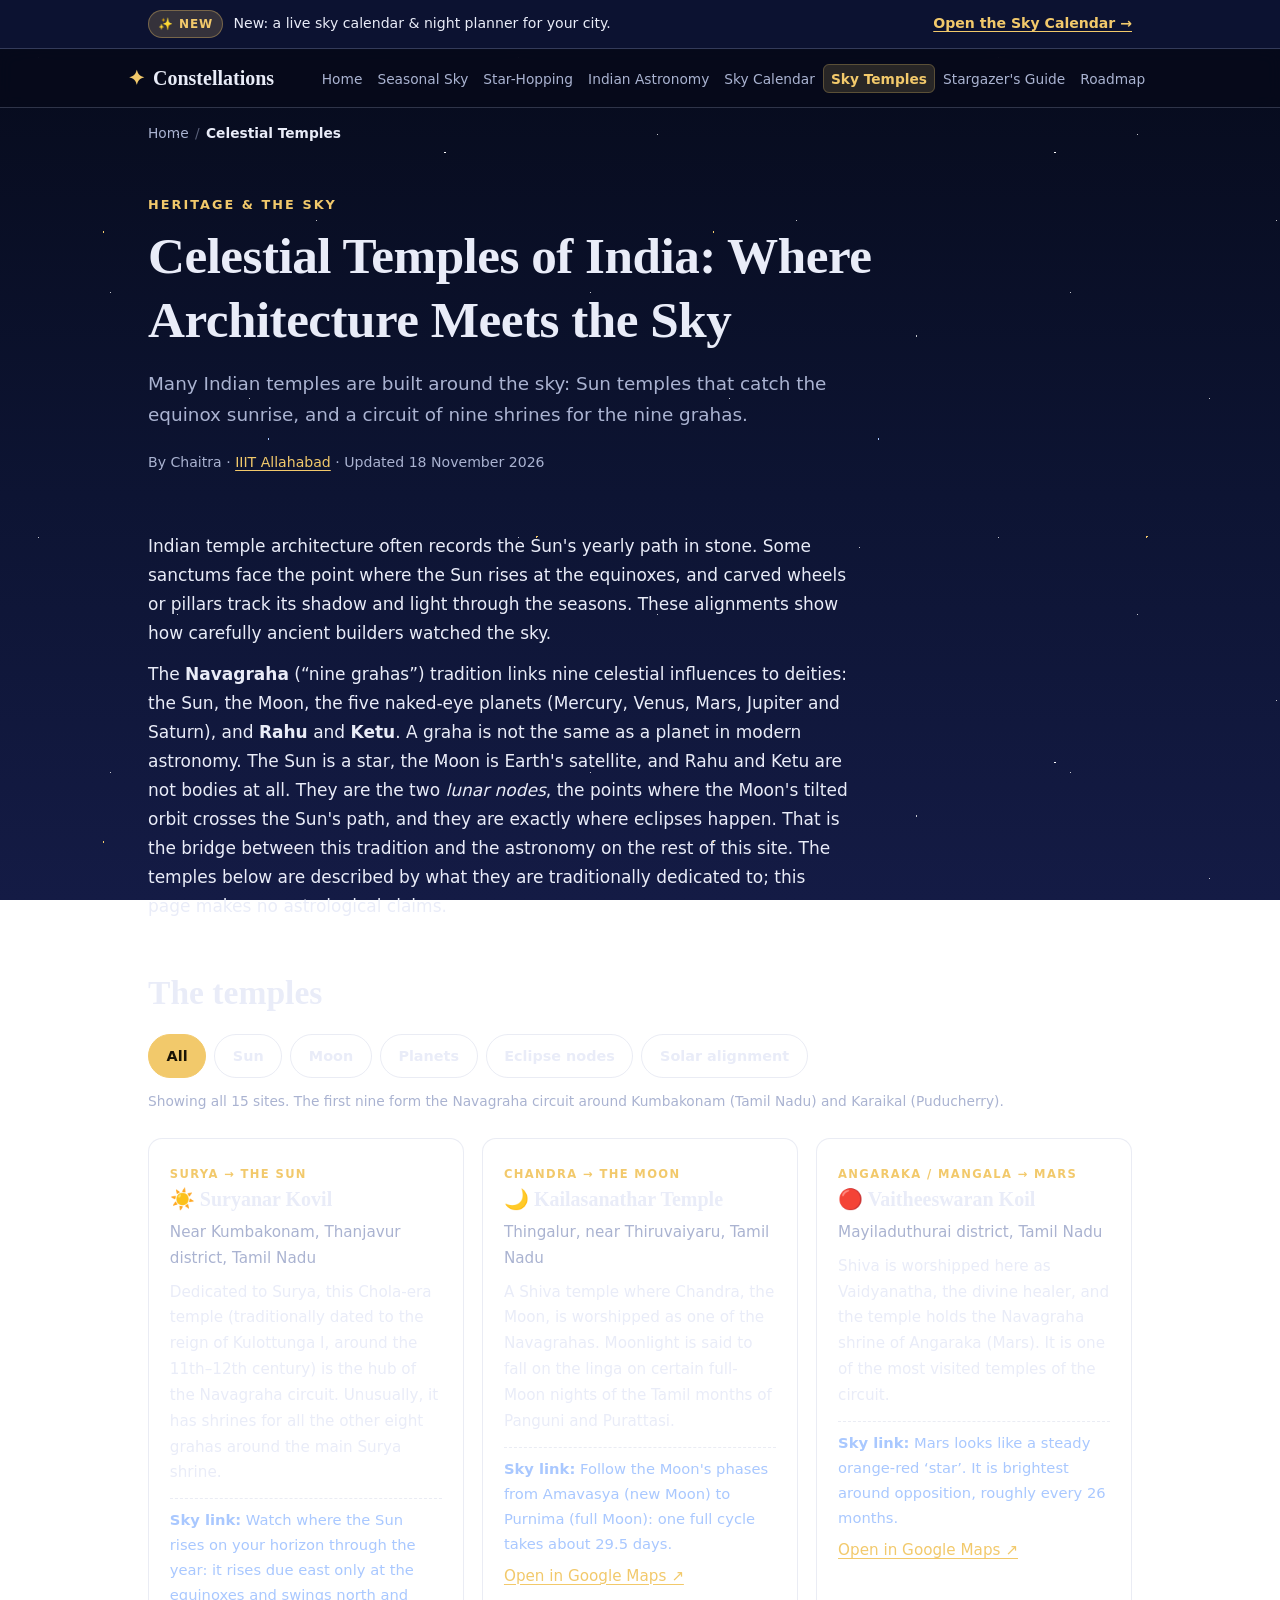
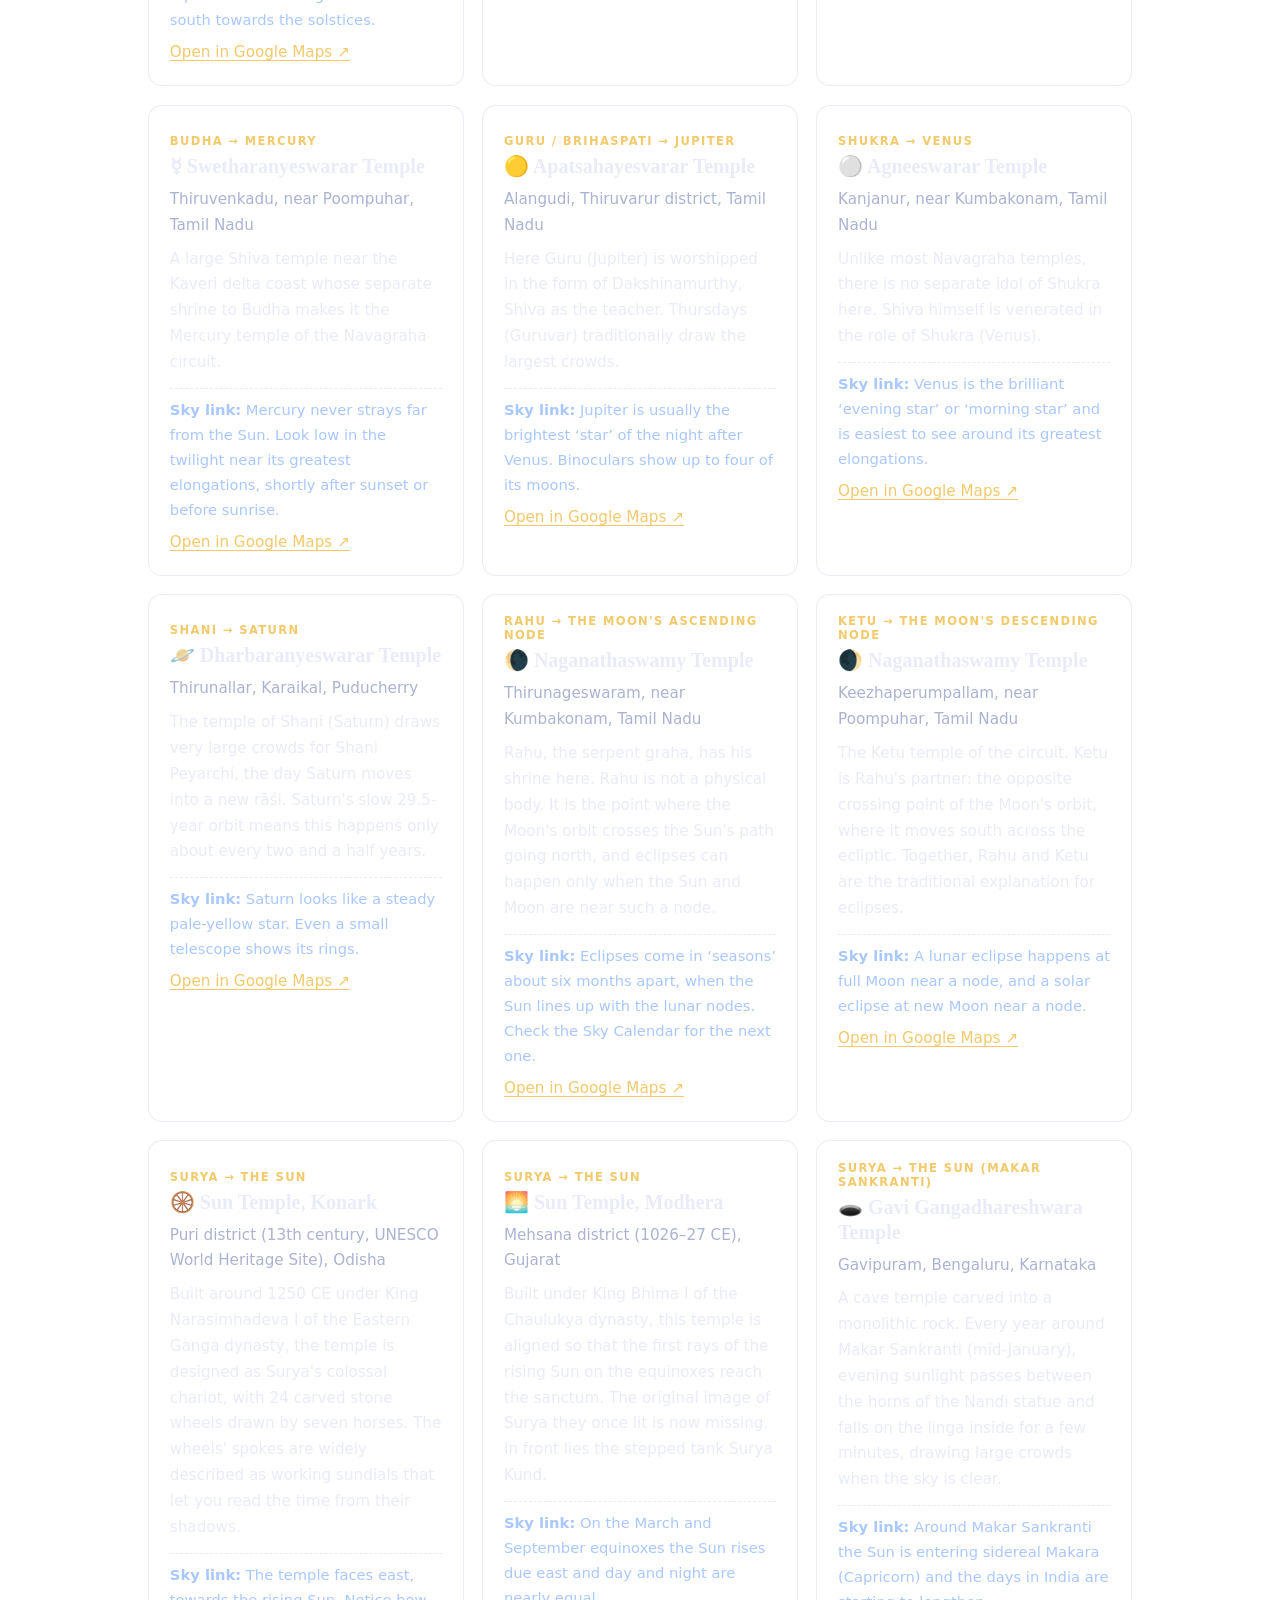
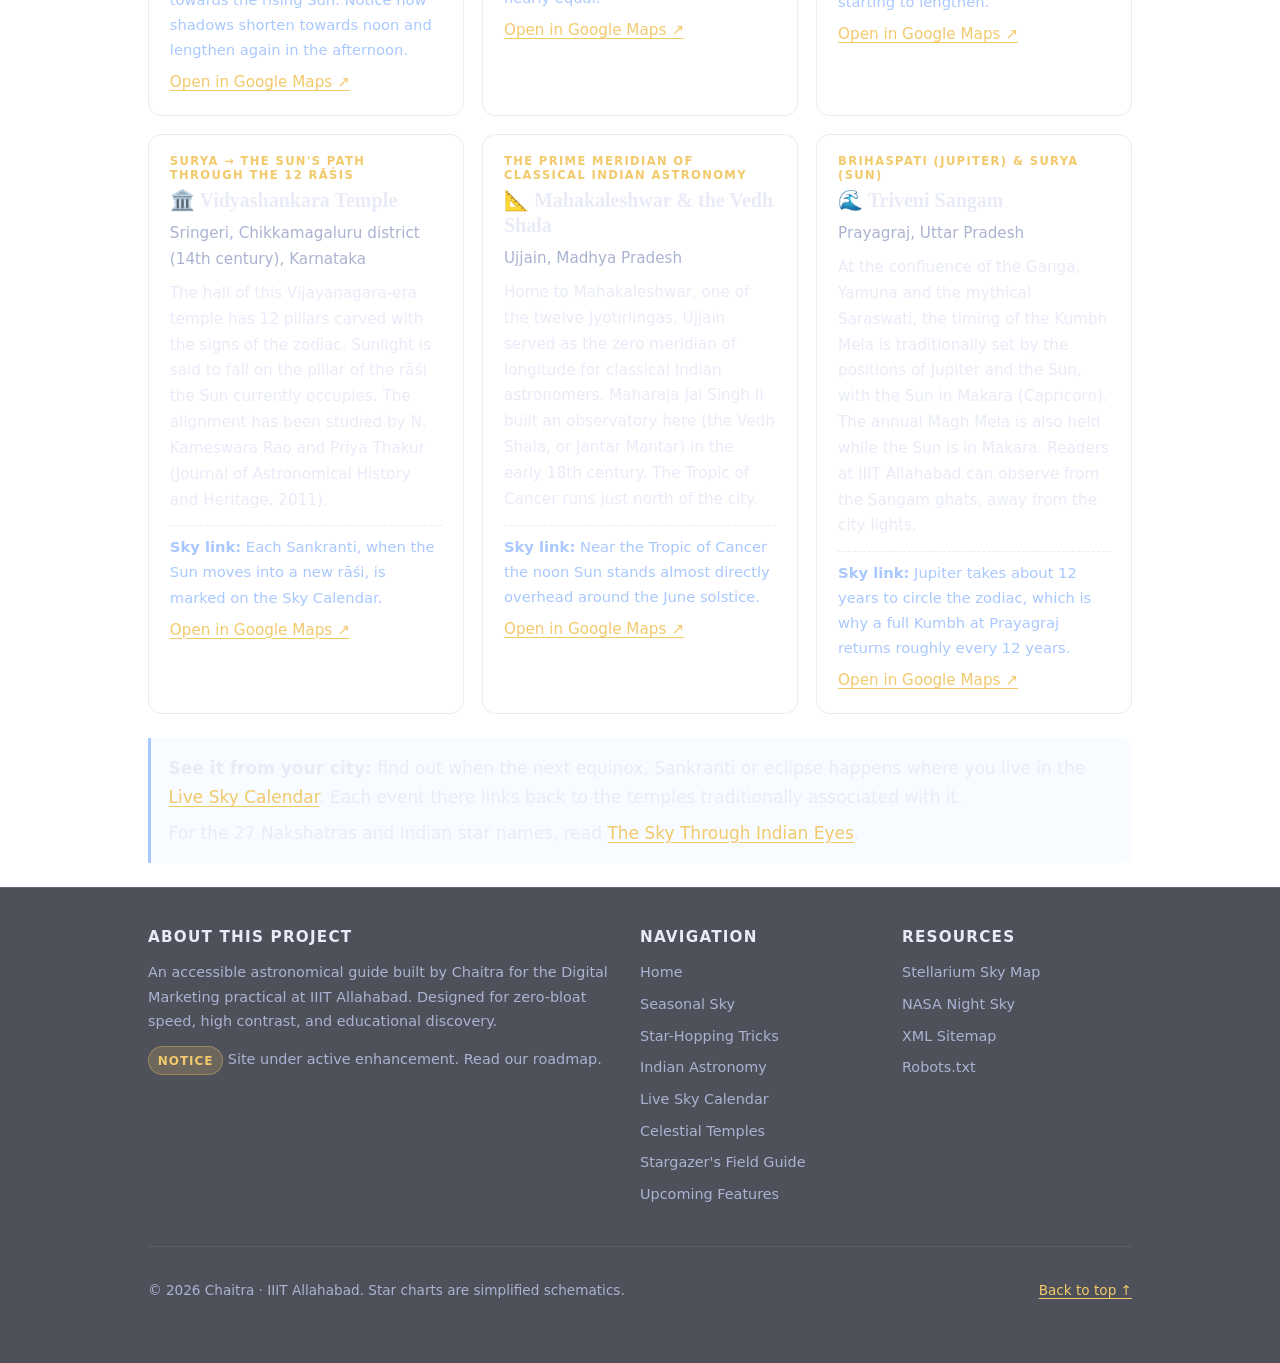
<file: celestial-temples.html>
<!DOCTYPE html>
<html lang="en">
<head>
  <meta charset="utf-8">
  <meta name="viewport" content="width=device-width, initial-scale=1">

  <!-- SEO: title & meta description -->
  <title>Celestial Temples of India: Navagraha Temples & Sun Temple Alignments</title>
  <meta name="description" content="The nine Navagraha temples of Tamil Nadu and India's Sun temples at Konark, Modhera, Gavi Gangadhareshwara and Sringeri, linked to the sky you can see.">

  <!-- SEO: Canonical URL -->
  <link rel="canonical" href="https://chaytra.github.io/constellations/celestial-temples.html">

  <meta name="author" content="Chaitra">
  <meta name="robots" content="index, follow">
  <meta name="theme-color" content="#060a1a">

  <!-- Open Graph / Facebook -->
  <meta property="og:type" content="article">
  <meta property="og:title" content="Celestial Temples of India: Navagraha Temples & Sun Temple Alignments">
  <meta property="og:description" content="Navagraha temples and Sun-temple alignments of India, linked to what you can see in the sky tonight.">
  <meta property="og:url" content="https://chaytra.github.io/constellations/celestial-temples.html">

  <!-- Twitter -->
  <meta name="twitter:card" content="summary">
  <meta name="twitter:title" content="Celestial Temples of India: Navagraha Temples & Sun Temple Alignments">
  <meta name="twitter:description" content="Navagraha temples and Sun-temple alignments of India, linked to the sky.">

  <!-- Structured Data: Article, Breadcrumbs & temple list -->
  <script type="application/ld+json">
  {
    "@context": "https://schema.org",
    "@graph": [
      {
        "@type": "BreadcrumbList",
        "itemListElement": [
          {
            "@type": "ListItem",
            "position": 1,
            "name": "Home",
            "item": "https://chaytra.github.io/constellations/"
          },
          {
            "@type": "ListItem",
            "position": 2,
            "name": "Celestial Temples",
            "item": "https://chaytra.github.io/constellations/celestial-temples.html"
          }
        ]
      },
      {
        "@type": "Article",
        "headline": "Celestial Temples of India: Where Architecture Meets the Sky",
        "description": "Navagraha temples and Sun-temple alignments of India, linked to what you can see in the sky.",
        "author": {
          "@type": "Person",
          "name": "Chaitra"
        },
        "datePublished": "2026-11-18",
        "dateModified": "2026-11-18",
        "inLanguage": "en",
        "mainEntityOfPage": "https://chaytra.github.io/constellations/celestial-temples.html"
      },
      {
        "@type": "ItemList",
        "name": "Temples linked to celestial bodies",
        "itemListElement": [
          {
            "@type": "ListItem",
            "position": 1,
            "item": {
              "@type": "HinduTemple",
              "name": "Suryanar Kovil, Kumbakonam",
              "address": {
                "@type": "PostalAddress",
                "addressRegion": "Tamil Nadu",
                "addressCountry": "IN"
              },
              "url": "https://chaytra.github.io/constellations/celestial-temples.html#suryanar-kovil"
            }
          },
          {
            "@type": "ListItem",
            "position": 2,
            "item": {
              "@type": "HinduTemple",
              "name": "Kailasanathar Temple, Thingalur",
              "address": {
                "@type": "PostalAddress",
                "addressRegion": "Tamil Nadu",
                "addressCountry": "IN"
              },
              "url": "https://chaytra.github.io/constellations/celestial-temples.html#thingalur"
            }
          },
          {
            "@type": "ListItem",
            "position": 3,
            "item": {
              "@type": "HinduTemple",
              "name": "Vaitheeswaran Koil Temple",
              "address": {
                "@type": "PostalAddress",
                "addressRegion": "Tamil Nadu",
                "addressCountry": "IN"
              },
              "url": "https://chaytra.github.io/constellations/celestial-temples.html#vaitheeswaran-koil"
            }
          },
          {
            "@type": "ListItem",
            "position": 4,
            "item": {
              "@type": "HinduTemple",
              "name": "Swetharanyeswarar Temple, Thiruvenkadu",
              "address": {
                "@type": "PostalAddress",
                "addressRegion": "Tamil Nadu",
                "addressCountry": "IN"
              },
              "url": "https://chaytra.github.io/constellations/celestial-temples.html#thiruvenkadu"
            }
          },
          {
            "@type": "ListItem",
            "position": 5,
            "item": {
              "@type": "HinduTemple",
              "name": "Apatsahayesvarar Temple, Alangudi",
              "address": {
                "@type": "PostalAddress",
                "addressRegion": "Tamil Nadu",
                "addressCountry": "IN"
              },
              "url": "https://chaytra.github.io/constellations/celestial-temples.html#alangudi"
            }
          },
          {
            "@type": "ListItem",
            "position": 6,
            "item": {
              "@type": "HinduTemple",
              "name": "Agneeswarar Temple, Kanjanur",
              "address": {
                "@type": "PostalAddress",
                "addressRegion": "Tamil Nadu",
                "addressCountry": "IN"
              },
              "url": "https://chaytra.github.io/constellations/celestial-temples.html#kanjanur"
            }
          },
          {
            "@type": "ListItem",
            "position": 7,
            "item": {
              "@type": "HinduTemple",
              "name": "Dharbaranyeswarar Temple, Thirunallar",
              "address": {
                "@type": "PostalAddress",
                "addressRegion": "Puducherry",
                "addressCountry": "IN"
              },
              "url": "https://chaytra.github.io/constellations/celestial-temples.html#thirunallar"
            }
          },
          {
            "@type": "ListItem",
            "position": 8,
            "item": {
              "@type": "HinduTemple",
              "name": "Naganathaswamy Temple, Thirunageswaram",
              "address": {
                "@type": "PostalAddress",
                "addressRegion": "Tamil Nadu",
                "addressCountry": "IN"
              },
              "url": "https://chaytra.github.io/constellations/celestial-temples.html#thirunageswaram"
            }
          },
          {
            "@type": "ListItem",
            "position": 9,
            "item": {
              "@type": "HinduTemple",
              "name": "Naganathaswamy Temple, Keezhaperumpallam",
              "address": {
                "@type": "PostalAddress",
                "addressRegion": "Tamil Nadu",
                "addressCountry": "IN"
              },
              "url": "https://chaytra.github.io/constellations/celestial-temples.html#keezhaperumpallam"
            }
          },
          {
            "@type": "ListItem",
            "position": 10,
            "item": {
              "@type": "HinduTemple",
              "name": "Sun Temple, Konark",
              "address": {
                "@type": "PostalAddress",
                "addressRegion": "Odisha",
                "addressCountry": "IN"
              },
              "url": "https://chaytra.github.io/constellations/celestial-temples.html#konark"
            }
          },
          {
            "@type": "ListItem",
            "position": 11,
            "item": {
              "@type": "HinduTemple",
              "name": "Sun Temple, Modhera",
              "address": {
                "@type": "PostalAddress",
                "addressRegion": "Gujarat",
                "addressCountry": "IN"
              },
              "url": "https://chaytra.github.io/constellations/celestial-temples.html#modhera"
            }
          },
          {
            "@type": "ListItem",
            "position": 12,
            "item": {
              "@type": "HinduTemple",
              "name": "Gavi Gangadhareshwara Temple, Bengaluru",
              "address": {
                "@type": "PostalAddress",
                "addressRegion": "Karnataka",
                "addressCountry": "IN"
              },
              "url": "https://chaytra.github.io/constellations/celestial-temples.html#gavi-gangadhareshwara"
            }
          },
          {
            "@type": "ListItem",
            "position": 13,
            "item": {
              "@type": "HinduTemple",
              "name": "Vidyashankara Temple, Sringeri",
              "address": {
                "@type": "PostalAddress",
                "addressRegion": "Karnataka",
                "addressCountry": "IN"
              },
              "url": "https://chaytra.github.io/constellations/celestial-temples.html#sringeri"
            }
          },
          {
            "@type": "ListItem",
            "position": 14,
            "item": {
              "@type": "HinduTemple",
              "name": "Mahakaleshwar Temple, Ujjain",
              "address": {
                "@type": "PostalAddress",
                "addressRegion": "Madhya Pradesh",
                "addressCountry": "IN"
              },
              "url": "https://chaytra.github.io/constellations/celestial-temples.html#ujjain"
            }
          },
          {
            "@type": "ListItem",
            "position": 15,
            "item": {
              "@type": "TouristAttraction",
              "name": "Triveni Sangam, Prayagraj",
              "address": {
                "@type": "PostalAddress",
                "addressRegion": "Uttar Pradesh",
                "addressCountry": "IN"
              },
              "url": "https://chaytra.github.io/constellations/celestial-temples.html#prayagraj-sangam"
            }
          }
        ]
      }
    ]
  }
  </script>

  <link rel="stylesheet" href="style.css">
</head>

<body>
  <a class="skip" href="#content">Skip to main content</a>

  <!-- Disclaimer & Improvement Banner -->
  <aside class="notice-banner" aria-label="Site update notice">
    <div class="wrap notice-inner">
      <div class="notice-left">
        <span class="notice-tag">✨ New</span>
        <span>New: a live sky calendar &amp; night planner for your city.</span>
      </div>
      <a class="notice-link" href="sky-calendar.html">Open the Sky Calendar &rarr;</a>
    </div>
  </aside>

  <!-- Global Header & Navigation -->
  <header class="site-header">
    <div class="wrap header-inner">
      <a class="site-logo" href="index.html" aria-label="Constellations Guide Home">
        <span>✦</span> Constellations
      </a>
      <button class="nav-toggle" id="navToggle" aria-expanded="false" aria-controls="mainNav" aria-label="Toggle navigation menu">
        ☰
      </button>
      <nav class="main-nav" id="mainNav" aria-label="Primary site navigation">
        <ul>
          <li><a href="index.html">Home</a></li>
          <li><a href="seasons.html">Seasonal Sky</a></li>
          <li><a href="star-hopping.html">Star-Hopping</a></li>
          <li><a href="indian-astronomy.html">Indian Astronomy</a></li>
          <li><a href="sky-calendar.html">Sky Calendar</a></li>
          <li><a href="celestial-temples.html" aria-current="page">Sky Temples</a></li>
          <li><a href="beginners-guide.html">Stargazer's Guide</a></li>
          <li><a href="upcoming.html">Roadmap</a></li>
        </ul>
      </nav>
    </div>
  </header>

  <main id="content">
    <div class="wrap">
      <!-- Breadcrumbs -->
      <nav class="breadcrumbs" aria-label="Breadcrumbs">
        <ol>
          <li><a href="index.html">Home</a></li>
          <li aria-current="page">Celestial Temples</li>
        </ol>
      </nav>

      <section class="page-hero">
        <p class="eyebrow">Heritage &amp; the Sky</p>
        <h1>Celestial Temples of India: Where Architecture Meets the Sky</h1>
        <p class="lede">Many Indian temples are built around the sky: Sun temples that catch the equinox sunrise, and a circuit of nine shrines for the nine grahas.</p>
        <p class="byline">By Chaitra &middot; <a href="https://www.iiita.ac.in/">IIIT Allahabad</a> &middot; Updated <time datetime="2026-11-18">18 November 2026</time></p>
      </section>

      <article class="read">
        <p>Indian temple architecture often records the Sun's yearly path in stone. Some sanctums face the point where the Sun rises at the equinoxes, and carved wheels or pillars track its shadow and light through the seasons. These alignments show how carefully ancient builders watched the sky.</p>
        <p>The <strong>Navagraha</strong> (“nine grahas”) tradition links nine celestial influences to deities: the Sun, the Moon, the five naked-eye planets (Mercury, Venus, Mars, Jupiter and Saturn), and <strong>Rahu</strong> and <strong>Ketu</strong>. A graha is not the same as a planet in modern astronomy. The Sun is a star, the Moon is Earth's satellite, and Rahu and Ketu are not bodies at all. They are the two <em>lunar nodes</em>, the points where the Moon's tilted orbit crosses the Sun's path, and they are exactly where eclipses happen. That is the bridge between this tradition and the astronomy on the rest of this site. The temples below are described by what they are traditionally dedicated to; this page makes no astrological claims.</p>
      </article>

      <section aria-labelledby="list-h">
        <h2 id="list-h">The temples</h2>
        <div id="filters" role="group" aria-label="Filter temples by celestial link">
          <button type="button" data-f="all" aria-pressed="true">All</button>
          <button type="button" data-f="sun" aria-pressed="false">Sun</button>
          <button type="button" data-f="moon" aria-pressed="false">Moon</button>
          <button type="button" data-f="planets" aria-pressed="false">Planets</button>
          <button type="button" data-f="nodes" aria-pressed="false">Eclipse nodes</button>
          <button type="button" data-f="solar" aria-pressed="false">Solar alignment</button>
        </div>
        <p class="sky-small" id="filterCount" aria-live="polite">Showing all 15 sites. The first nine form the Navagraha circuit around Kumbakonam (Tamil Nadu) and Karaikal (Puducherry).</p>
        <ul class="cards" id="temples">
          <li class="card" id="suryanar-kovil" data-tags="sun">
            <span class="season">Surya → the Sun</span>
            <h3><span aria-hidden="true">☀️</span> Suryanar Kovil</h3>
            <p class="sky-small">Near Kumbakonam, Thanjavur district, Tamil Nadu</p>
            <p>Dedicated to Surya, this Chola-era temple (traditionally dated to the reign of Kulottunga I, around the 11th–12th century) is the hub of the Navagraha circuit. Unusually, it has shrines for all the other eight grahas around the main Surya shrine.</p>
            <p class="in"><strong>Sky link:</strong> Watch where the Sun rises on your horizon through the year: it rises due east only at the equinoxes and swings north and south towards the solstices.</p>
            <p><a href="https://www.google.com/maps/search/?api=1&amp;query=Suryanar%20Kovil%2C%20Kumbakonam" target="_blank" rel="noopener">Open in Google Maps ↗</a></p>
          </li>
          <li class="card" id="thingalur" data-tags="moon">
            <span class="season">Chandra → the Moon</span>
            <h3><span aria-hidden="true">🌙</span> Kailasanathar Temple</h3>
            <p class="sky-small">Thingalur, near Thiruvaiyaru, Tamil Nadu</p>
            <p>A Shiva temple where Chandra, the Moon, is worshipped as one of the Navagrahas. Moonlight is said to fall on the linga on certain full-Moon nights of the Tamil months of Panguni and Purattasi.</p>
            <p class="in"><strong>Sky link:</strong> Follow the Moon's phases from Amavasya (new Moon) to Purnima (full Moon): one full cycle takes about 29.5 days.</p>
            <p><a href="https://www.google.com/maps/search/?api=1&amp;query=Kailasanathar%20Temple%2C%20Thingalur" target="_blank" rel="noopener">Open in Google Maps ↗</a></p>
          </li>
          <li class="card" id="vaitheeswaran-koil" data-tags="planets">
            <span class="season">Angaraka / Mangala → Mars</span>
            <h3><span aria-hidden="true">🔴</span> Vaitheeswaran Koil</h3>
            <p class="sky-small">Mayiladuthurai district, Tamil Nadu</p>
            <p>Shiva is worshipped here as Vaidyanatha, the divine healer, and the temple holds the Navagraha shrine of Angaraka (Mars). It is one of the most visited temples of the circuit.</p>
            <p class="in"><strong>Sky link:</strong> Mars looks like a steady orange-red ‘star’. It is brightest around opposition, roughly every 26 months.</p>
            <p><a href="https://www.google.com/maps/search/?api=1&amp;query=Vaitheeswaran%20Koil%20Temple" target="_blank" rel="noopener">Open in Google Maps ↗</a></p>
          </li>
          <li class="card" id="thiruvenkadu" data-tags="planets">
            <span class="season">Budha → Mercury</span>
            <h3><span aria-hidden="true">☿️</span> Swetharanyeswarar Temple</h3>
            <p class="sky-small">Thiruvenkadu, near Poompuhar, Tamil Nadu</p>
            <p>A large Shiva temple near the Kaveri delta coast whose separate shrine to Budha makes it the Mercury temple of the Navagraha circuit.</p>
            <p class="in"><strong>Sky link:</strong> Mercury never strays far from the Sun. Look low in the twilight near its greatest elongations, shortly after sunset or before sunrise.</p>
            <p><a href="https://www.google.com/maps/search/?api=1&amp;query=Swetharanyeswarar%20Temple%2C%20Thiruvenkadu" target="_blank" rel="noopener">Open in Google Maps ↗</a></p>
          </li>
          <li class="card" id="alangudi" data-tags="planets">
            <span class="season">Guru / Brihaspati → Jupiter</span>
            <h3><span aria-hidden="true">🟡</span> Apatsahayesvarar Temple</h3>
            <p class="sky-small">Alangudi, Thiruvarur district, Tamil Nadu</p>
            <p>Here Guru (Jupiter) is worshipped in the form of Dakshinamurthy, Shiva as the teacher. Thursdays (Guruvar) traditionally draw the largest crowds.</p>
            <p class="in"><strong>Sky link:</strong> Jupiter is usually the brightest ‘star’ of the night after Venus. Binoculars show up to four of its moons.</p>
            <p><a href="https://www.google.com/maps/search/?api=1&amp;query=Apatsahayesvarar%20Temple%2C%20Alangudi" target="_blank" rel="noopener">Open in Google Maps ↗</a></p>
          </li>
          <li class="card" id="kanjanur" data-tags="planets">
            <span class="season">Shukra → Venus</span>
            <h3><span aria-hidden="true">⚪</span> Agneeswarar Temple</h3>
            <p class="sky-small">Kanjanur, near Kumbakonam, Tamil Nadu</p>
            <p>Unlike most Navagraha temples, there is no separate idol of Shukra here. Shiva himself is venerated in the role of Shukra (Venus).</p>
            <p class="in"><strong>Sky link:</strong> Venus is the brilliant ‘evening star’ or ‘morning star’ and is easiest to see around its greatest elongations.</p>
            <p><a href="https://www.google.com/maps/search/?api=1&amp;query=Agneeswarar%20Temple%2C%20Kanjanur" target="_blank" rel="noopener">Open in Google Maps ↗</a></p>
          </li>
          <li class="card" id="thirunallar" data-tags="planets">
            <span class="season">Shani → Saturn</span>
            <h3><span aria-hidden="true">🪐</span> Dharbaranyeswarar Temple</h3>
            <p class="sky-small">Thirunallar, Karaikal, Puducherry</p>
            <p>The temple of Shani (Saturn) draws very large crowds for Shani Peyarchi, the day Saturn moves into a new rāśi. Saturn's slow 29.5-year orbit means this happens only about every two and a half years.</p>
            <p class="in"><strong>Sky link:</strong> Saturn looks like a steady pale-yellow star. Even a small telescope shows its rings.</p>
            <p><a href="https://www.google.com/maps/search/?api=1&amp;query=Dharbaranyeswarar%20Temple%2C%20Thirunallar" target="_blank" rel="noopener">Open in Google Maps ↗</a></p>
          </li>
          <li class="card" id="thirunageswaram" data-tags="nodes">
            <span class="season">Rahu → the Moon's ascending node</span>
            <h3><span aria-hidden="true">🌘</span> Naganathaswamy Temple</h3>
            <p class="sky-small">Thirunageswaram, near Kumbakonam, Tamil Nadu</p>
            <p>Rahu, the serpent graha, has his shrine here. Rahu is not a physical body. It is the point where the Moon's orbit crosses the Sun's path going north, and eclipses can happen only when the Sun and Moon are near such a node.</p>
            <p class="in"><strong>Sky link:</strong> Eclipses come in ‘seasons’ about six months apart, when the Sun lines up with the lunar nodes. Check the Sky Calendar for the next one.</p>
            <p><a href="https://www.google.com/maps/search/?api=1&amp;query=Naganathaswamy%20Temple%2C%20Thirunageswaram" target="_blank" rel="noopener">Open in Google Maps ↗</a></p>
          </li>
          <li class="card" id="keezhaperumpallam" data-tags="nodes">
            <span class="season">Ketu → the Moon's descending node</span>
            <h3><span aria-hidden="true">🌒</span> Naganathaswamy Temple</h3>
            <p class="sky-small">Keezhaperumpallam, near Poompuhar, Tamil Nadu</p>
            <p>The Ketu temple of the circuit. Ketu is Rahu's partner: the opposite crossing point of the Moon's orbit, where it moves south across the ecliptic. Together, Rahu and Ketu are the traditional explanation for eclipses.</p>
            <p class="in"><strong>Sky link:</strong> A lunar eclipse happens at full Moon near a node, and a solar eclipse at new Moon near a node.</p>
            <p><a href="https://www.google.com/maps/search/?api=1&amp;query=Naganathaswamy%20Temple%2C%20Keezhaperumpallam" target="_blank" rel="noopener">Open in Google Maps ↗</a></p>
          </li>
          <li class="card" id="konark" data-tags="sun solar">
            <span class="season">Surya → the Sun</span>
            <h3><span aria-hidden="true">🛞</span> Sun Temple, Konark</h3>
            <p class="sky-small">Puri district (13th century, UNESCO World Heritage Site), Odisha</p>
            <p>Built around 1250 CE under King Narasimhadeva I of the Eastern Ganga dynasty, the temple is designed as Surya's colossal chariot, with 24 carved stone wheels drawn by seven horses. The wheels' spokes are widely described as working sundials that let you read the time from their shadows.</p>
            <p class="in"><strong>Sky link:</strong> The temple faces east, towards the rising Sun. Notice how shadows shorten towards noon and lengthen again in the afternoon.</p>
            <p><a href="https://www.google.com/maps/search/?api=1&amp;query=Sun%20Temple%2C%20Konark" target="_blank" rel="noopener">Open in Google Maps ↗</a></p>
          </li>
          <li class="card" id="modhera" data-tags="sun solar">
            <span class="season">Surya → the Sun</span>
            <h3><span aria-hidden="true">🌅</span> Sun Temple, Modhera</h3>
            <p class="sky-small">Mehsana district (1026–27 CE), Gujarat</p>
            <p>Built under King Bhima I of the Chaulukya dynasty, this temple is aligned so that the first rays of the rising Sun on the equinoxes reach the sanctum. The original image of Surya they once lit is now missing. In front lies the stepped tank Surya Kund.</p>
            <p class="in"><strong>Sky link:</strong> On the March and September equinoxes the Sun rises due east and day and night are nearly equal.</p>
            <p><a href="https://www.google.com/maps/search/?api=1&amp;query=Sun%20Temple%2C%20Modhera" target="_blank" rel="noopener">Open in Google Maps ↗</a></p>
          </li>
          <li class="card" id="gavi-gangadhareshwara" data-tags="sun solar">
            <span class="season">Surya → the Sun (Makar Sankranti)</span>
            <h3><span aria-hidden="true">🕳️</span> Gavi Gangadhareshwara Temple</h3>
            <p class="sky-small">Gavipuram, Bengaluru, Karnataka</p>
            <p>A cave temple carved into a monolithic rock. Every year around Makar Sankranti (mid-January), evening sunlight passes between the horns of the Nandi statue and falls on the linga inside for a few minutes, drawing large crowds when the sky is clear.</p>
            <p class="in"><strong>Sky link:</strong> Around Makar Sankranti the Sun is entering sidereal Makara (Capricorn) and the days in India are starting to lengthen.</p>
            <p><a href="https://www.google.com/maps/search/?api=1&amp;query=Gavi%20Gangadhareshwara%20Temple%2C%20Bengaluru" target="_blank" rel="noopener">Open in Google Maps ↗</a></p>
          </li>
          <li class="card" id="sringeri" data-tags="sun solar">
            <span class="season">Surya → the Sun's path through the 12 rāśis</span>
            <h3><span aria-hidden="true">🏛️</span> Vidyashankara Temple</h3>
            <p class="sky-small">Sringeri, Chikkamagaluru district (14th century), Karnataka</p>
            <p>The hall of this Vijayanagara-era temple has 12 pillars carved with the signs of the zodiac. Sunlight is said to fall on the pillar of the rāśi the Sun currently occupies. The alignment has been studied by N. Kameswara Rao and Priya Thakur (Journal of Astronomical History and Heritage, 2011).</p>
            <p class="in"><strong>Sky link:</strong> Each Sankranti, when the Sun moves into a new rāśi, is marked on the Sky Calendar.</p>
            <p><a href="https://www.google.com/maps/search/?api=1&amp;query=Vidyashankara%20Temple%2C%20Sringeri" target="_blank" rel="noopener">Open in Google Maps ↗</a></p>
          </li>
          <li class="card" id="ujjain" data-tags="solar">
            <span class="season">The prime meridian of classical Indian astronomy</span>
            <h3><span aria-hidden="true">📐</span> Mahakaleshwar & the Vedh Shala</h3>
            <p class="sky-small">Ujjain, Madhya Pradesh</p>
            <p>Home to Mahakaleshwar, one of the twelve Jyotirlingas, Ujjain served as the zero meridian of longitude for classical Indian astronomers. Maharaja Jai Singh II built an observatory here (the Vedh Shala, or Jantar Mantar) in the early 18th century. The Tropic of Cancer runs just north of the city.</p>
            <p class="in"><strong>Sky link:</strong> Near the Tropic of Cancer the noon Sun stands almost directly overhead around the June solstice.</p>
            <p><a href="https://www.google.com/maps/search/?api=1&amp;query=Vedh%20Shala%2C%20Ujjain" target="_blank" rel="noopener">Open in Google Maps ↗</a></p>
          </li>
          <li class="card" id="prayagraj-sangam" data-tags="sun planets">
            <span class="season">Brihaspati (Jupiter) & Surya (Sun)</span>
            <h3><span aria-hidden="true">🌊</span> Triveni Sangam</h3>
            <p class="sky-small">Prayagraj, Uttar Pradesh</p>
            <p>At the confluence of the Ganga, Yamuna and the mythical Saraswati, the timing of the Kumbh Mela is traditionally set by the positions of Jupiter and the Sun, with the Sun in Makara (Capricorn). The annual Magh Mela is also held while the Sun is in Makara. Readers at IIIT Allahabad can observe from the Sangam ghats, away from the city lights.</p>
            <p class="in"><strong>Sky link:</strong> Jupiter takes about 12 years to circle the zodiac, which is why a full Kumbh at Prayagraj returns roughly every 12 years.</p>
            <p><a href="https://www.google.com/maps/search/?api=1&amp;query=Triveni%20Sangam%2C%20Prayagraj" target="_blank" rel="noopener">Open in Google Maps ↗</a></p>
          </li>
        </ul>
      </section>

      <div class="tip info">
        <p><strong>See it from your city:</strong> find out when the next equinox, Sankranti or eclipse happens where you live in the <a href="sky-calendar.html">Live Sky Calendar</a>. Each event there links back to the temples traditionally associated with it.</p>
        <p>For the 27 Nakshatras and Indian star names, read <a href="indian-astronomy.html">The Sky Through Indian Eyes</a>.</p>
      </div>
    </div>
  </main>

  <!-- Site Footer -->
  <footer>
    <div class="wrap">
      <div class="footer-grid">
        <div class="footer-col">
          <h4>About This Project</h4>
          <p>An accessible astronomical guide built by Chaitra for the Digital Marketing practical at <a href="https://www.iiita.ac.in/">IIIT Allahabad</a>. Designed for zero-bloat speed, high contrast, and educational discovery.</p>
          <p><span class="notice-tag">Notice</span> Site under active enhancement. <a href="upcoming.html">Read our roadmap</a>.</p>
        </div>
        <div class="footer-col">
          <h4>Navigation</h4>
          <ul>
            <li><a href="index.html">Home</a></li>
            <li><a href="seasons.html">Seasonal Sky</a></li>
            <li><a href="star-hopping.html">Star-Hopping Tricks</a></li>
            <li><a href="indian-astronomy.html">Indian Astronomy</a></li>
            <li><a href="sky-calendar.html">Live Sky Calendar</a></li>
            <li><a href="celestial-temples.html">Celestial Temples</a></li>
            <li><a href="beginners-guide.html">Stargazer's Field Guide</a></li>
            <li><a href="upcoming.html">Upcoming Features</a></li>
          </ul>
        </div>
        <div class="footer-col">
          <h4>Resources</h4>
          <ul>
            <li><a href="https://stellarium-web.org/" target="_blank" rel="noopener">Stellarium Sky Map</a></li>
            <li><a href="https://nightsky.jpl.nasa.gov/" target="_blank" rel="noopener">NASA Night Sky</a></li>
            <li><a href="sitemap.xml">XML Sitemap</a></li>
            <li><a href="robots.txt">Robots.txt</a></li>
          </ul>
        </div>
      </div>
      <div class="footer-bottom">
        <p>&copy; 2026 Chaitra &middot; IIIT Allahabad. Star charts are simplified schematics.</p>
        <p><a href="#content">Back to top &uarr;</a></p>
      </div>
    </div>
  </footer>

  <script>
    (function() {
      var toggle = document.getElementById('navToggle');
      var nav = document.getElementById('mainNav');
      if (toggle && nav) {
        toggle.addEventListener('click', function() {
          var open = nav.classList.toggle('open');
          toggle.setAttribute('aria-expanded', open ? 'true' : 'false');
        });
      }
      // Temple filter chips
      var btns = document.querySelectorAll('#filters button');
      var cards = document.querySelectorAll('#temples .card');
      var count = document.getElementById('filterCount');
      Array.prototype.forEach.call(btns, function (b) {
        b.addEventListener('click', function () {
          var f = b.getAttribute('data-f'), n = 0;
          Array.prototype.forEach.call(btns, function (x) { x.setAttribute('aria-pressed', x === b ? 'true' : 'false'); });
          Array.prototype.forEach.call(cards, function (c) {
            var show = f === 'all' || (' ' + c.getAttribute('data-tags') + ' ').indexOf(' ' + f + ' ') > -1;
            c.hidden = !show; if (show) n++;
          });
          count.textContent = f === 'all' ? 'Showing all ' + n + ' sites.' : 'Showing ' + n + ' of ' + cards.length + ' sites (' + b.textContent + ').';
        });
      });
    })();
  </script>
</body>
</html>
</file>
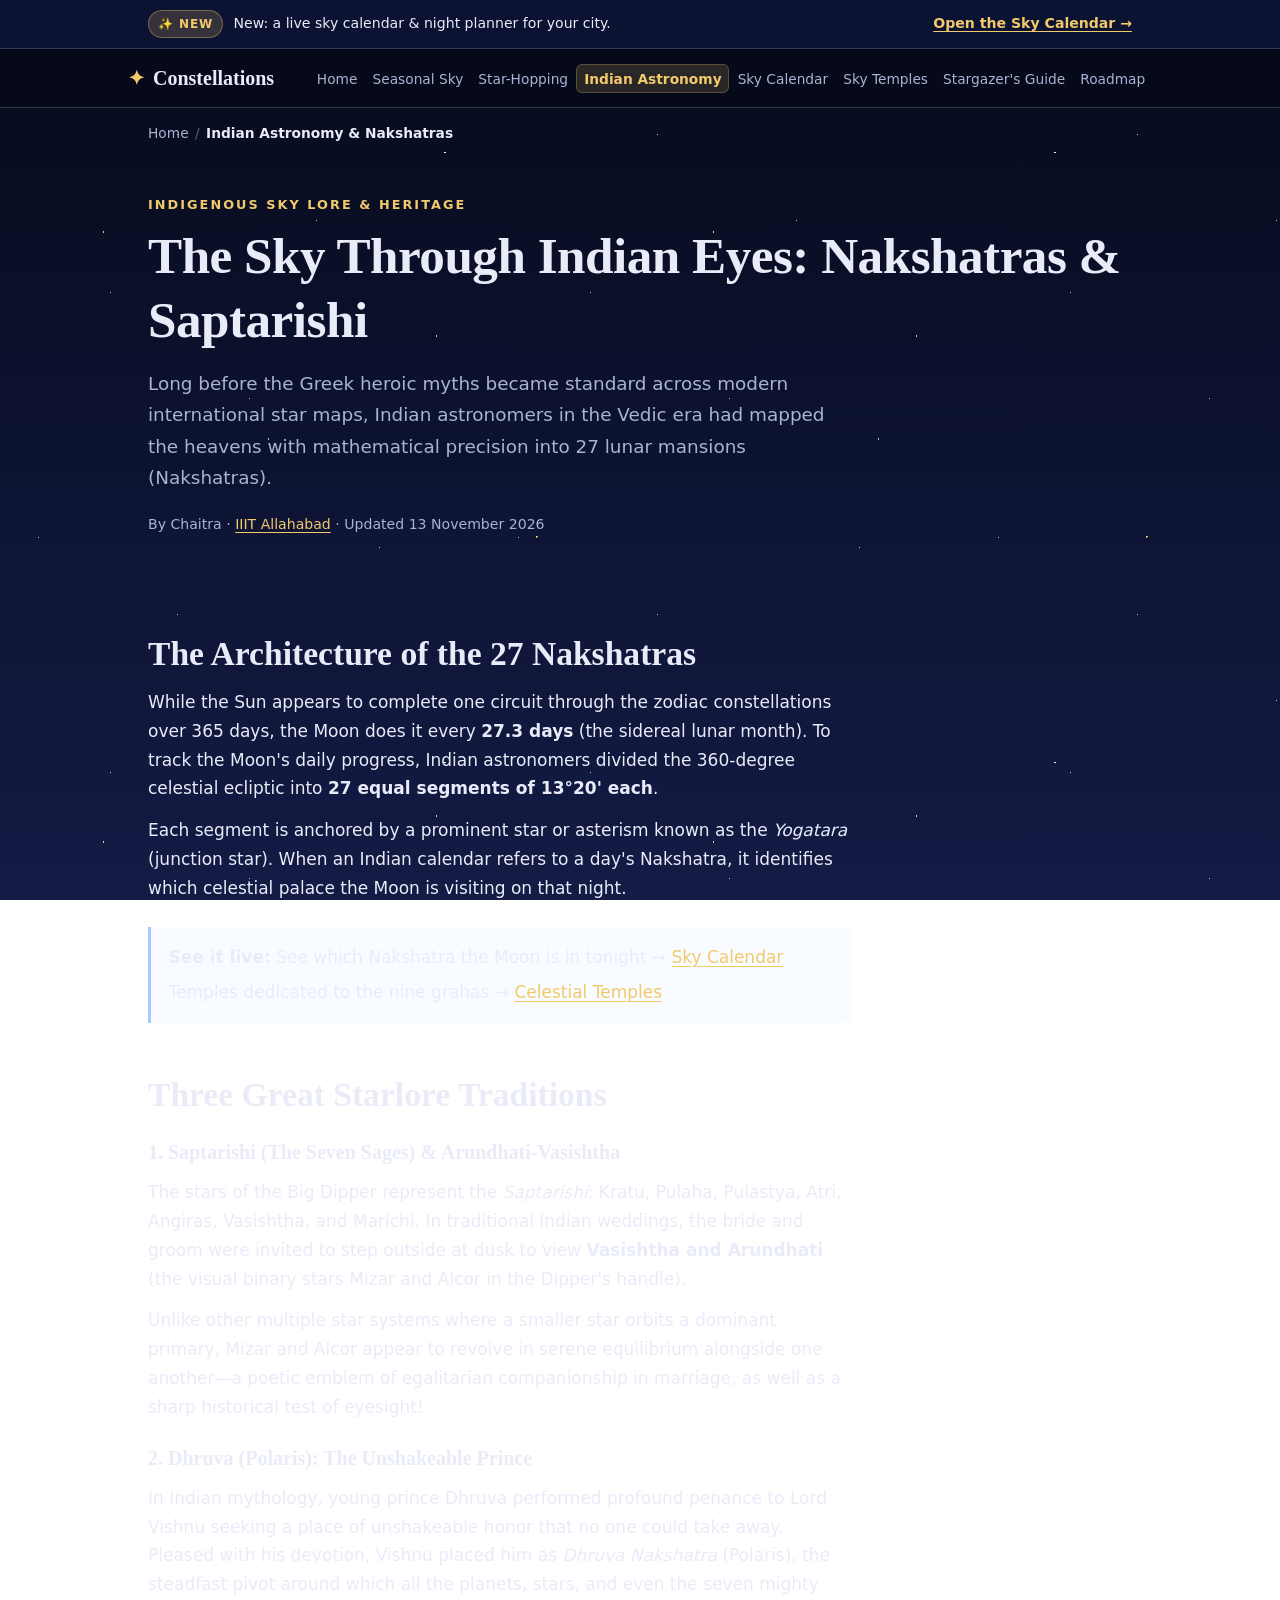
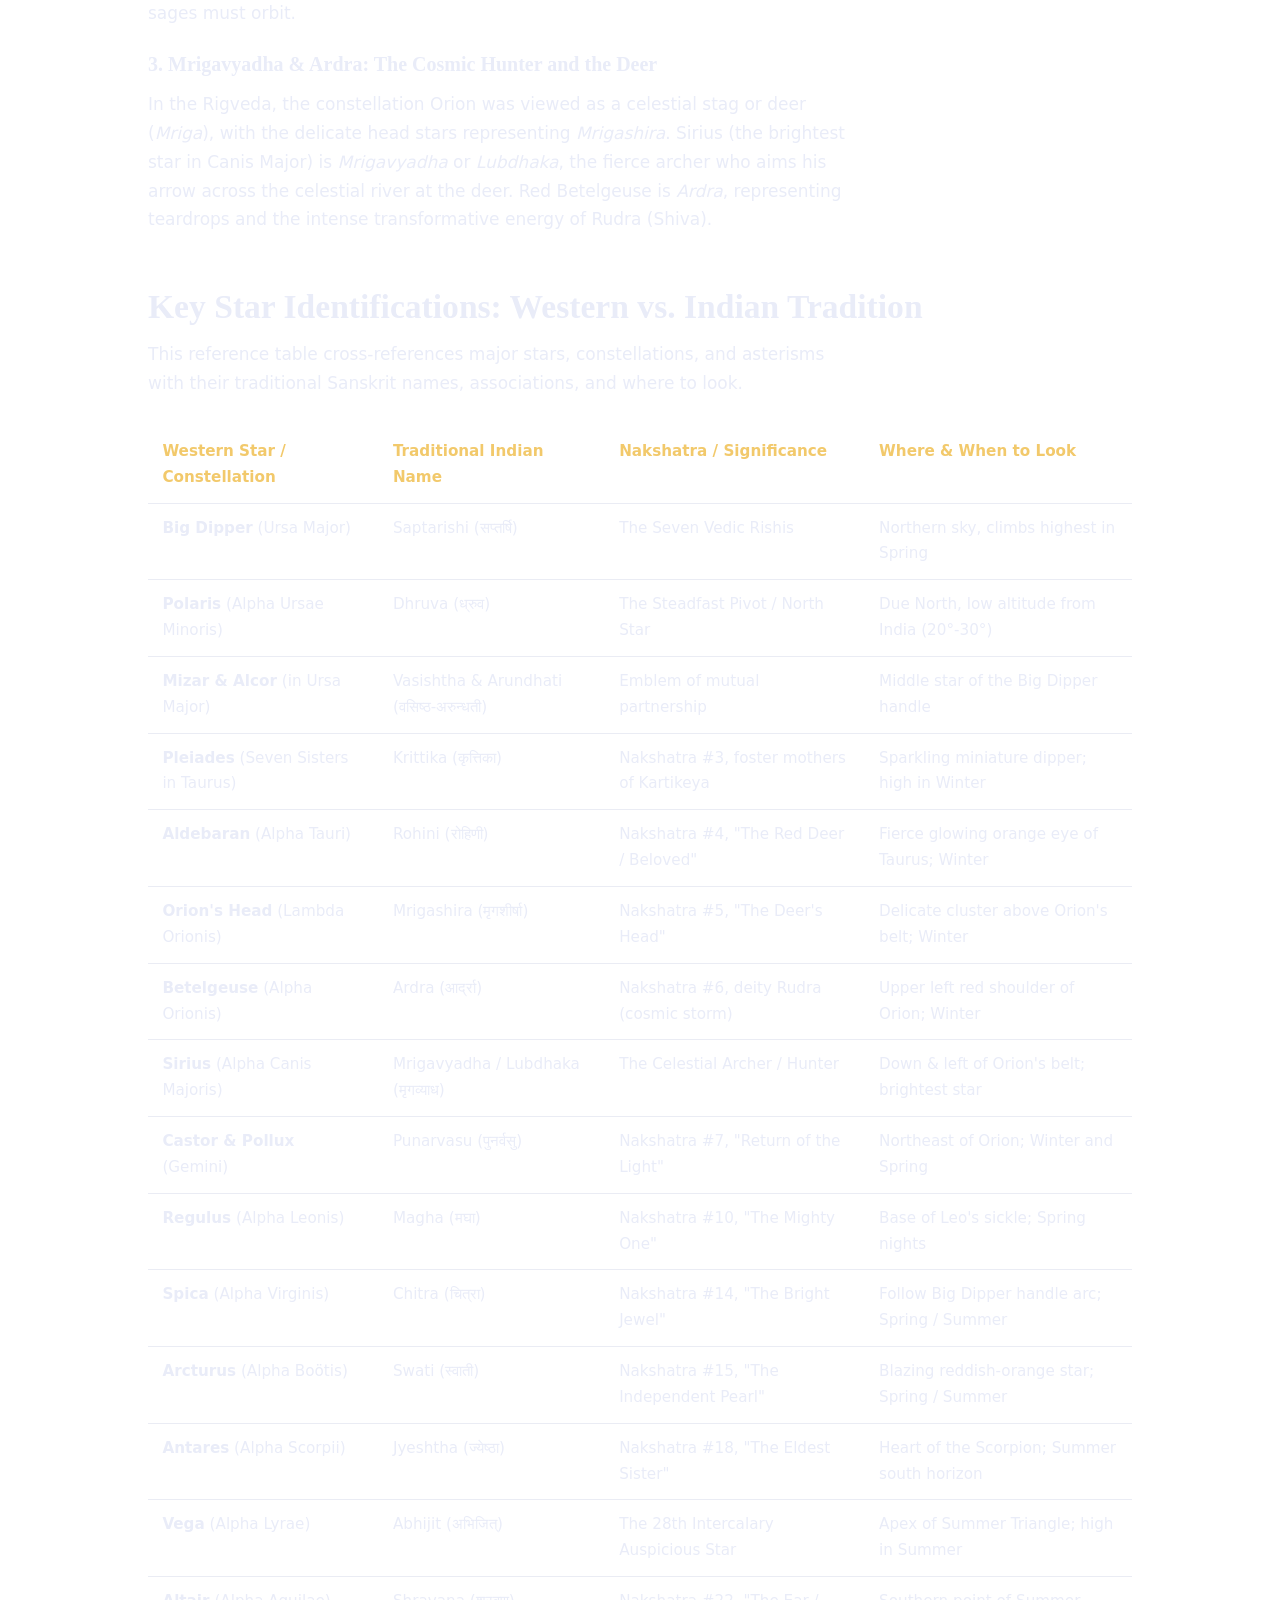
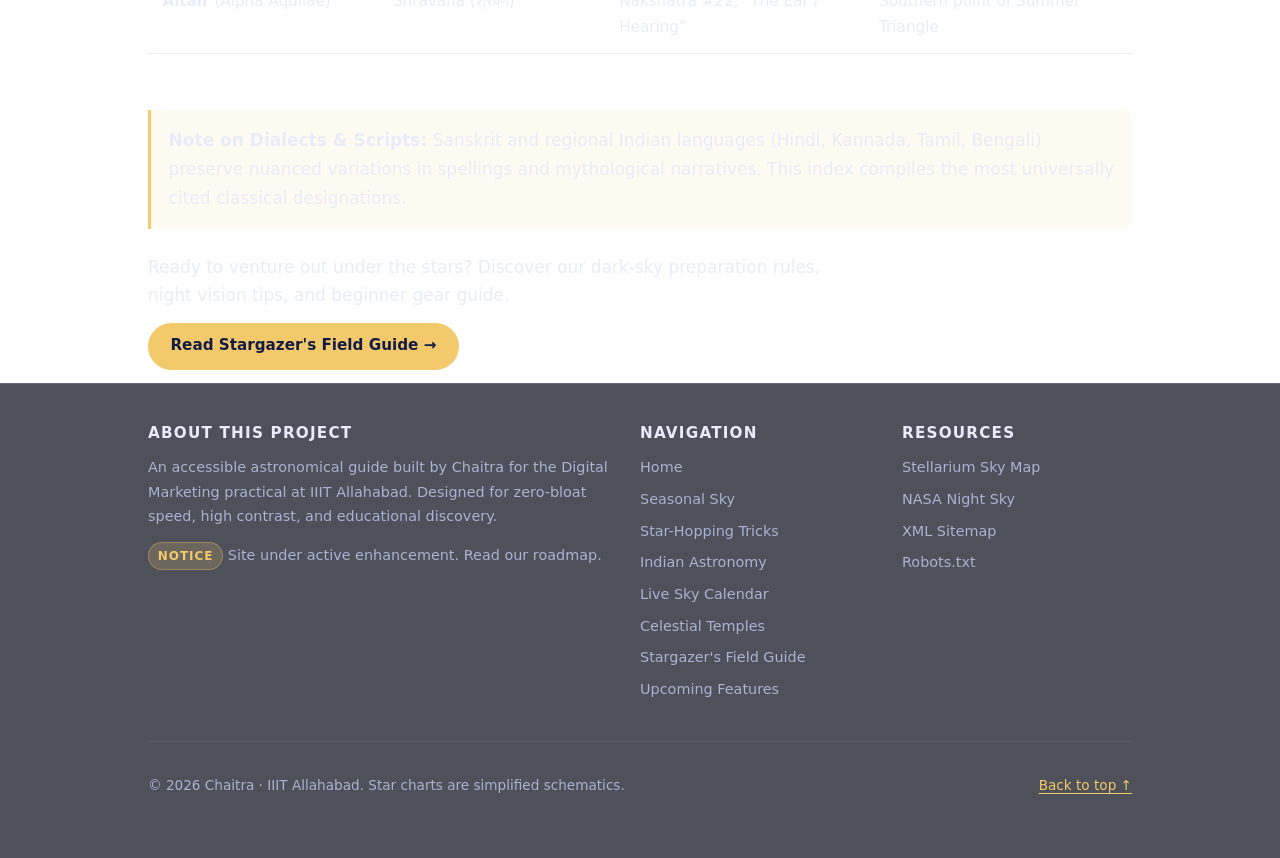
<file: indian-astronomy.html>
<!DOCTYPE html>
<html lang="en">
<head>
  <meta charset="utf-8">
  <meta name="viewport" content="width=device-width, initial-scale=1">

  <!-- SEO: title & meta description -->
  <title>The Sky Through Indian Eyes: Nakshatras & Vedic Starlore</title>
  <meta name="description" content="Discover traditional Indian star names and the 27 Nakshatras. Explore Saptarishi, Dhruva, Krittika, Rohini, and Ardra with Western astronomical counterparts.">

  <!-- SEO: Canonical URL -->
  <link rel="canonical" href="https://chaytra.github.io/constellations/indian-astronomy.html">

  <meta name="author" content="Chaitra">
  <meta name="robots" content="index, follow">
  <meta name="theme-color" content="#060a1a">

  <!-- Open Graph / Facebook -->
  <meta property="og:type" content="article">
  <meta property="og:title" content="The Sky Through Indian Eyes: Nakshatras & Vedic Starlore">
  <meta property="og:description" content="Discover traditional Indian star names and the 27 Nakshatras. Explore Saptarishi, Dhruva, Krittika, Rohini, and Ardra.">
  <meta property="og:url" content="https://chaytra.github.io/constellations/indian-astronomy.html">

  <!-- Twitter -->
  <meta name="twitter:card" content="summary">
  <meta name="twitter:title" content="The Sky Through Indian Eyes: Nakshatras & Vedic Starlore">
  <meta name="twitter:description" content="Discover traditional Indian star names and the 27 Nakshatras with modern astronomical equivalents.">

  <!-- Structured Data: Article & Breadcrumbs -->
  <script type="application/ld+json">
  {
    "@context": "https://schema.org",
    "@graph": [
      {
        "@type": "BreadcrumbList",
        "itemListElement": [
          {
            "@type": "ListItem",
            "position": 1,
            "name": "Home",
            "item": "https://chaytra.github.io/constellations/"
          },
          {
            "@type": "ListItem",
            "position": 2,
            "name": "Indian Astronomy",
            "item": "https://chaytra.github.io/constellations/indian-astronomy.html"
          }
        ]
      },
      {
        "@type": "Article",
        "headline": "The Sky Through Indian Eyes: Nakshatras, Saptarishi and Traditional Starlore",
        "description": "An educational guide to the 27 Nakshatras and cultural astronomy of India, bridging ancient Vedic star names with modern Western constellations.",
        "author": { "@type": "Person", "name": "Chaitra" },
        "datePublished": "2026-11-10",
        "dateModified": "2026-11-13",
        "inLanguage": "en",
        "mainEntityOfPage": "https://chaytra.github.io/constellations/indian-astronomy.html"
      }
    ]
  }
  </script>

  <link rel="stylesheet" href="style.css">
</head>

<body>
  <a class="skip" href="#content">Skip to main content</a>

  <!-- Disclaimer & Improvement Banner -->
  <aside class="notice-banner" aria-label="Site update notice">
    <div class="wrap notice-inner">
      <div class="notice-left">
        <span class="notice-tag">✨ New</span>
        <span>New: a live sky calendar &amp; night planner for your city.</span>
      </div>
      <a class="notice-link" href="sky-calendar.html">Open the Sky Calendar &rarr;</a>
    </div>
  </aside>

  <!-- Global Header & Navigation -->
  <header class="site-header">
    <div class="wrap header-inner">
      <a class="site-logo" href="index.html" aria-label="Constellations Guide Home">
        <span>✦</span> Constellations
      </a>
      <button class="nav-toggle" id="navToggle" aria-expanded="false" aria-controls="mainNav" aria-label="Toggle navigation menu">
        ☰
      </button>
      <nav class="main-nav" id="mainNav" aria-label="Primary site navigation">
        <ul>
          <li><a href="index.html">Home</a></li>
          <li><a href="seasons.html">Seasonal Sky</a></li>
          <li><a href="star-hopping.html">Star-Hopping</a></li>
          <li><a href="indian-astronomy.html" aria-current="page">Indian Astronomy</a></li>
          <li><a href="sky-calendar.html">Sky Calendar</a></li>
          <li><a href="celestial-temples.html">Sky Temples</a></li>
          <li><a href="beginners-guide.html">Stargazer's Guide</a></li>
          <li><a href="upcoming.html">Roadmap</a></li>
        </ul>
      </nav>
    </div>
  </header>

  <main id="content">
    <div class="wrap">
      <!-- Breadcrumbs -->
      <nav class="breadcrumbs" aria-label="Breadcrumbs">
        <ol>
          <li><a href="index.html">Home</a></li>
          <li aria-current="page">Indian Astronomy & Nakshatras</li>
        </ol>
      </nav>

      <section class="page-hero">
        <p class="eyebrow">Indigenous Sky Lore & Heritage</p>
        <h1>The Sky Through Indian Eyes: Nakshatras & Saptarishi</h1>
        <p class="lede">Long before the Greek heroic myths became standard across modern international star maps, Indian astronomers in the Vedic era had mapped the heavens with mathematical precision into 27 lunar mansions (Nakshatras).</p>
        <p class="byline">By Chaitra &middot; <a href="https://www.iiita.ac.in/">IIIT Allahabad</a> &middot; Updated <time datetime="2026-11-13">13 November 2026</time></p>
      </section>

      <!-- Understanding Nakshatras -->
      <article class="read">
        <section>
          <h2>The Architecture of the 27 Nakshatras</h2>
          <p>While the Sun appears to complete one circuit through the zodiac constellations over 365 days, the Moon does it every <strong>27.3 days</strong> (the sidereal lunar month). To track the Moon's daily progress, Indian astronomers divided the 360-degree celestial ecliptic into <strong>27 equal segments of 13&deg;20' each</strong>.</p>
          <p>Each segment is anchored by a prominent star or asterism known as the <em>Yogatara</em> (junction star). When an Indian calendar refers to a day's Nakshatra, it identifies which celestial palace the Moon is visiting on that night.</p>
        </section>

        <div class="tip info">
          <p><strong>See it live:</strong> See which Nakshatra the Moon is in tonight &rarr; <a href="sky-calendar.html">Sky Calendar</a></p>
          <p>Temples dedicated to the nine grahas &rarr; <a href="celestial-temples.html">Celestial Temples</a></p>
        </div>

        <!-- Famous Stories Section -->
        <section style="margin-top: 2.5rem;">
          <h2>Three Great Starlore Traditions</h2>
          
          <h3>1. Saptarishi (The Seven Sages) & Arundhati-Vasishtha</h3>
          <p>The stars of the Big Dipper represent the <em>Saptarishi</em>: Kratu, Pulaha, Pulastya, Atri, Angiras, Vasishtha, and Marichi. In traditional Indian weddings, the bride and groom were invited to step outside at dusk to view <strong>Vasishtha and Arundhati</strong> (the visual binary stars Mizar and Alcor in the Dipper's handle).</p>
          <p>Unlike other multiple star systems where a smaller star orbits a dominant primary, Mizar and Alcor appear to revolve in serene equilibrium alongside one another—a poetic emblem of egalitarian companionship in marriage, as well as a sharp historical test of eyesight!</p>

          <h3>2. Dhruva (Polaris): The Unshakeable Prince</h3>
          <p>In Indian mythology, young prince Dhruva performed profound penance to Lord Vishnu seeking a place of unshakeable honor that no one could take away. Pleased with his devotion, Vishnu placed him as <em>Dhruva Nakshatra</em> (Polaris), the steadfast pivot around which all the planets, stars, and even the seven mighty sages must orbit.</p>

          <h3>3. Mrigavyadha & Ardra: The Cosmic Hunter and the Deer</h3>
          <p>In the Rigveda, the constellation Orion was viewed as a celestial stag or deer (<em>Mriga</em>), with the delicate head stars representing <em>Mrigashira</em>. Sirius (the brightest star in Canis Major) is <em>Mrigavyadha</em> or <em>Lubdhaka</em>, the fierce archer who aims his arrow across the celestial river at the deer. Red Betelgeuse is <em>Ardra</em>, representing teardrops and the intense transformative energy of Rudra (Shiva).</p>
        </section>
      </article>

      <!-- Comparative Reference Table -->
      <section style="margin-top: 3rem;">
        <h2>Key Star Identifications: Western vs. Indian Tradition</h2>
        <p class="read">This reference table cross-references major stars, constellations, and asterisms with their traditional Sanskrit names, associations, and where to look.</p>

        <div class="scroll">
          <table>
            <caption class="skip">Comprehensive comparative list of Western and Indian astronomical designations</caption>
            <thead>
              <tr>
                <th scope="col">Western Star / Constellation</th>
                <th scope="col">Traditional Indian Name</th>
                <th scope="col">Nakshatra / Significance</th>
                <th scope="col">Where & When to Look</th>
              </tr>
            </thead>
            <tbody>
              <tr>
                <td><strong>Big Dipper</strong> (Ursa Major)</td>
                <td>Saptarishi (सप्तर्षि)</td>
                <td>The Seven Vedic Rishis</td>
                <td>Northern sky, climbs highest in Spring</td>
              </tr>
              <tr>
                <td><strong>Polaris</strong> (Alpha Ursae Minoris)</td>
                <td>Dhruva (ध्रुव)</td>
                <td>The Steadfast Pivot / North Star</td>
                <td>Due North, low altitude from India (20&deg;-30&deg;)</td>
              </tr>
              <tr>
                <td><strong>Mizar & Alcor</strong> (in Ursa Major)</td>
                <td>Vasishtha & Arundhati (वसिष्ठ-अरुन्धती)</td>
                <td>Emblem of mutual partnership</td>
                <td>Middle star of the Big Dipper handle</td>
              </tr>
              <tr>
                <td><strong>Pleiades</strong> (Seven Sisters in Taurus)</td>
                <td>Krittika (कृत्तिका)</td>
                <td>Nakshatra #3, foster mothers of Kartikeya</td>
                <td>Sparkling miniature dipper; high in Winter</td>
              </tr>
              <tr>
                <td><strong>Aldebaran</strong> (Alpha Tauri)</td>
                <td>Rohini (रोहिणी)</td>
                <td>Nakshatra #4, "The Red Deer / Beloved"</td>
                <td>Fierce glowing orange eye of Taurus; Winter</td>
              </tr>
              <tr>
                <td><strong>Orion's Head</strong> (Lambda Orionis)</td>
                <td>Mrigashira (मृगशीर्षा)</td>
                <td>Nakshatra #5, "The Deer's Head"</td>
                <td>Delicate cluster above Orion's belt; Winter</td>
              </tr>
              <tr>
                <td><strong>Betelgeuse</strong> (Alpha Orionis)</td>
                <td>Ardra (आर्द्रा)</td>
                <td>Nakshatra #6, deity Rudra (cosmic storm)</td>
                <td>Upper left red shoulder of Orion; Winter</td>
              </tr>
              <tr>
                <td><strong>Sirius</strong> (Alpha Canis Majoris)</td>
                <td>Mrigavyadha / Lubdhaka (मृगव्याध)</td>
                <td>The Celestial Archer / Hunter</td>
                <td>Down & left of Orion's belt; brightest star</td>
              </tr>
              <tr>
                <td><strong>Castor & Pollux</strong> (Gemini)</td>
                <td>Punarvasu (पुनर्वसु)</td>
                <td>Nakshatra #7, "Return of the Light"</td>
                <td>Northeast of Orion; Winter and Spring</td>
              </tr>
              <tr>
                <td><strong>Regulus</strong> (Alpha Leonis)</td>
                <td>Magha (मघा)</td>
                <td>Nakshatra #10, "The Mighty One"</td>
                <td>Base of Leo's sickle; Spring nights</td>
              </tr>
              <tr>
                <td><strong>Spica</strong> (Alpha Virginis)</td>
                <td>Chitra (चित्रा)</td>
                <td>Nakshatra #14, "The Bright Jewel"</td>
                <td>Follow Big Dipper handle arc; Spring / Summer</td>
              </tr>
              <tr>
                <td><strong>Arcturus</strong> (Alpha Boötis)</td>
                <td>Swati (स्वाती)</td>
                <td>Nakshatra #15, "The Independent Pearl"</td>
                <td>Blazing reddish-orange star; Spring / Summer</td>
              </tr>
              <tr>
                <td><strong>Antares</strong> (Alpha Scorpii)</td>
                <td>Jyeshtha (ज्येष्ठा)</td>
                <td>Nakshatra #18, "The Eldest Sister"</td>
                <td>Heart of the Scorpion; Summer south horizon</td>
              </tr>
              <tr>
                <td><strong>Vega</strong> (Alpha Lyrae)</td>
                <td>Abhijit (अभिजित्)</td>
                <td>The 28th Intercalary Auspicious Star</td>
                <td>Apex of Summer Triangle; high in Summer</td>
              </tr>
              <tr>
                <td><strong>Altair</strong> (Alpha Aquilae)</td>
                <td>Shravana (श्रवण)</td>
                <td>Nakshatra #22, "The Ear / Hearing"</td>
                <td>Southern point of Summer Triangle</td>
              </tr>
            </tbody>
          </table>
        </div>

        <div class="tip">
          <p><strong>Note on Dialects & Scripts:</strong> Sanskrit and regional Indian languages (Hindi, Kannada, Tamil, Bengali) preserve nuanced variations in spellings and mythological narratives. This index compiles the most universally cited classical designations.</p>
        </div>

        <p class="read">Ready to venture out under the stars? Discover our dark-sky preparation rules, night vision tips, and beginner gear guide.</p>
        <p><a class="btn" href="beginners-guide.html">Read Stargazer's Field Guide &rarr;</a></p>
      </section>
    </div>
  </main>

  <!-- Site Footer -->
  <footer>
    <div class="wrap">
      <div class="footer-grid">
        <div class="footer-col">
          <h4>About This Project</h4>
          <p>An accessible astronomical guide built by Chaitra for the Digital Marketing practical at <a href="https://www.iiita.ac.in/">IIIT Allahabad</a>. Designed for zero-bloat speed, high contrast, and educational discovery.</p>
          <p><span class="notice-tag">Notice</span> Site under active enhancement. <a href="upcoming.html">Read our roadmap</a>.</p>
        </div>
        <div class="footer-col">
          <h4>Navigation</h4>
          <ul>
            <li><a href="index.html">Home</a></li>
            <li><a href="seasons.html">Seasonal Sky</a></li>
            <li><a href="star-hopping.html">Star-Hopping Tricks</a></li>
            <li><a href="indian-astronomy.html">Indian Astronomy</a></li>
            <li><a href="sky-calendar.html">Live Sky Calendar</a></li>
            <li><a href="celestial-temples.html">Celestial Temples</a></li>
            <li><a href="beginners-guide.html">Stargazer's Field Guide</a></li>
            <li><a href="upcoming.html">Upcoming Features</a></li>
          </ul>
        </div>
        <div class="footer-col">
          <h4>Resources</h4>
          <ul>
            <li><a href="https://stellarium-web.org/" target="_blank" rel="noopener">Stellarium Sky Map</a></li>
            <li><a href="https://nightsky.jpl.nasa.gov/" target="_blank" rel="noopener">NASA Night Sky</a></li>
            <li><a href="sitemap.xml">XML Sitemap</a></li>
            <li><a href="robots.txt">Robots.txt</a></li>
          </ul>
        </div>
      </div>
      <div class="footer-bottom">
        <p>&copy; 2026 Chaitra &middot; IIIT Allahabad. Star charts are simplified schematics.</p>
        <p><a href="#content">Back to top &uarr;</a></p>
      </div>
    </div>
  </footer>

  <script>
    (function() {
      var toggle = document.getElementById('navToggle');
      var nav = document.getElementById('mainNav');
      if (toggle && nav) {
        toggle.addEventListener('click', function() {
          var open = nav.classList.toggle('open');
          toggle.setAttribute('aria-expanded', open ? 'true' : 'false');
        });
      }
    })();
  </script>
</body>
</html>
</file>
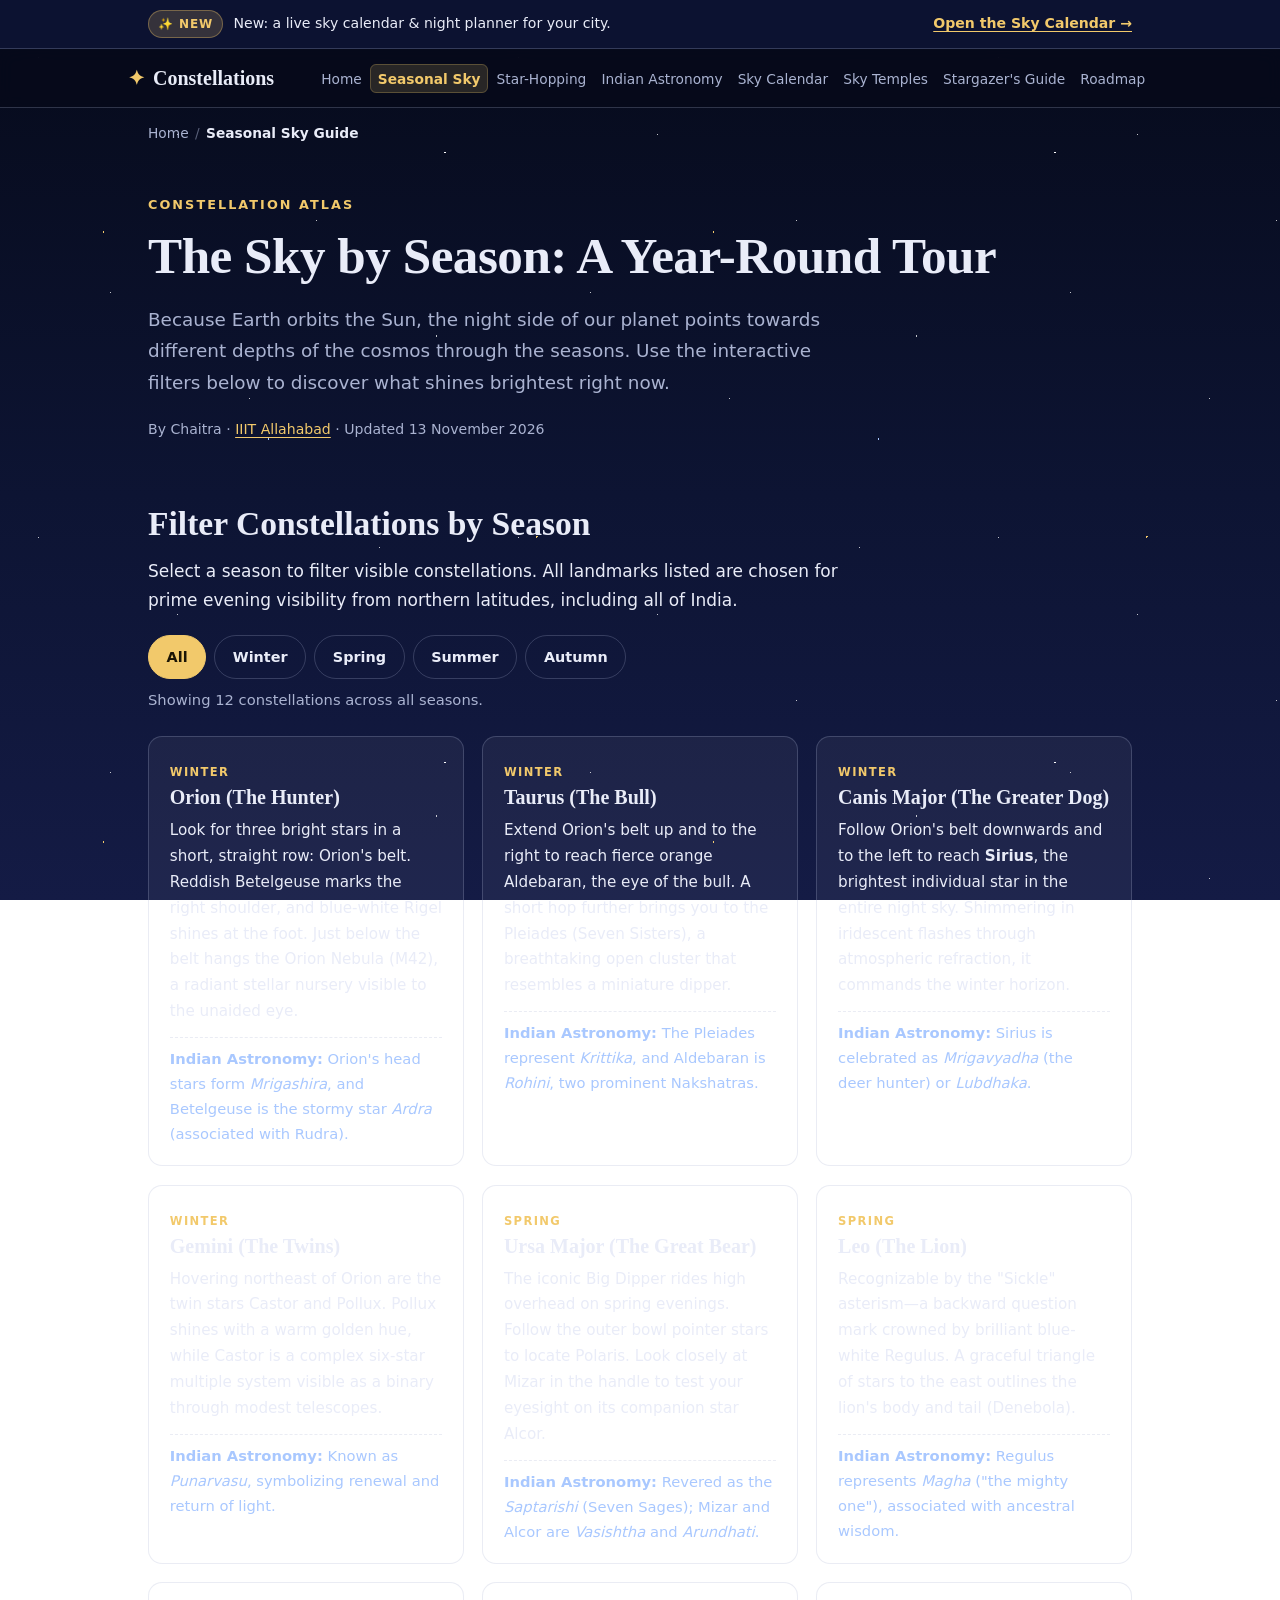
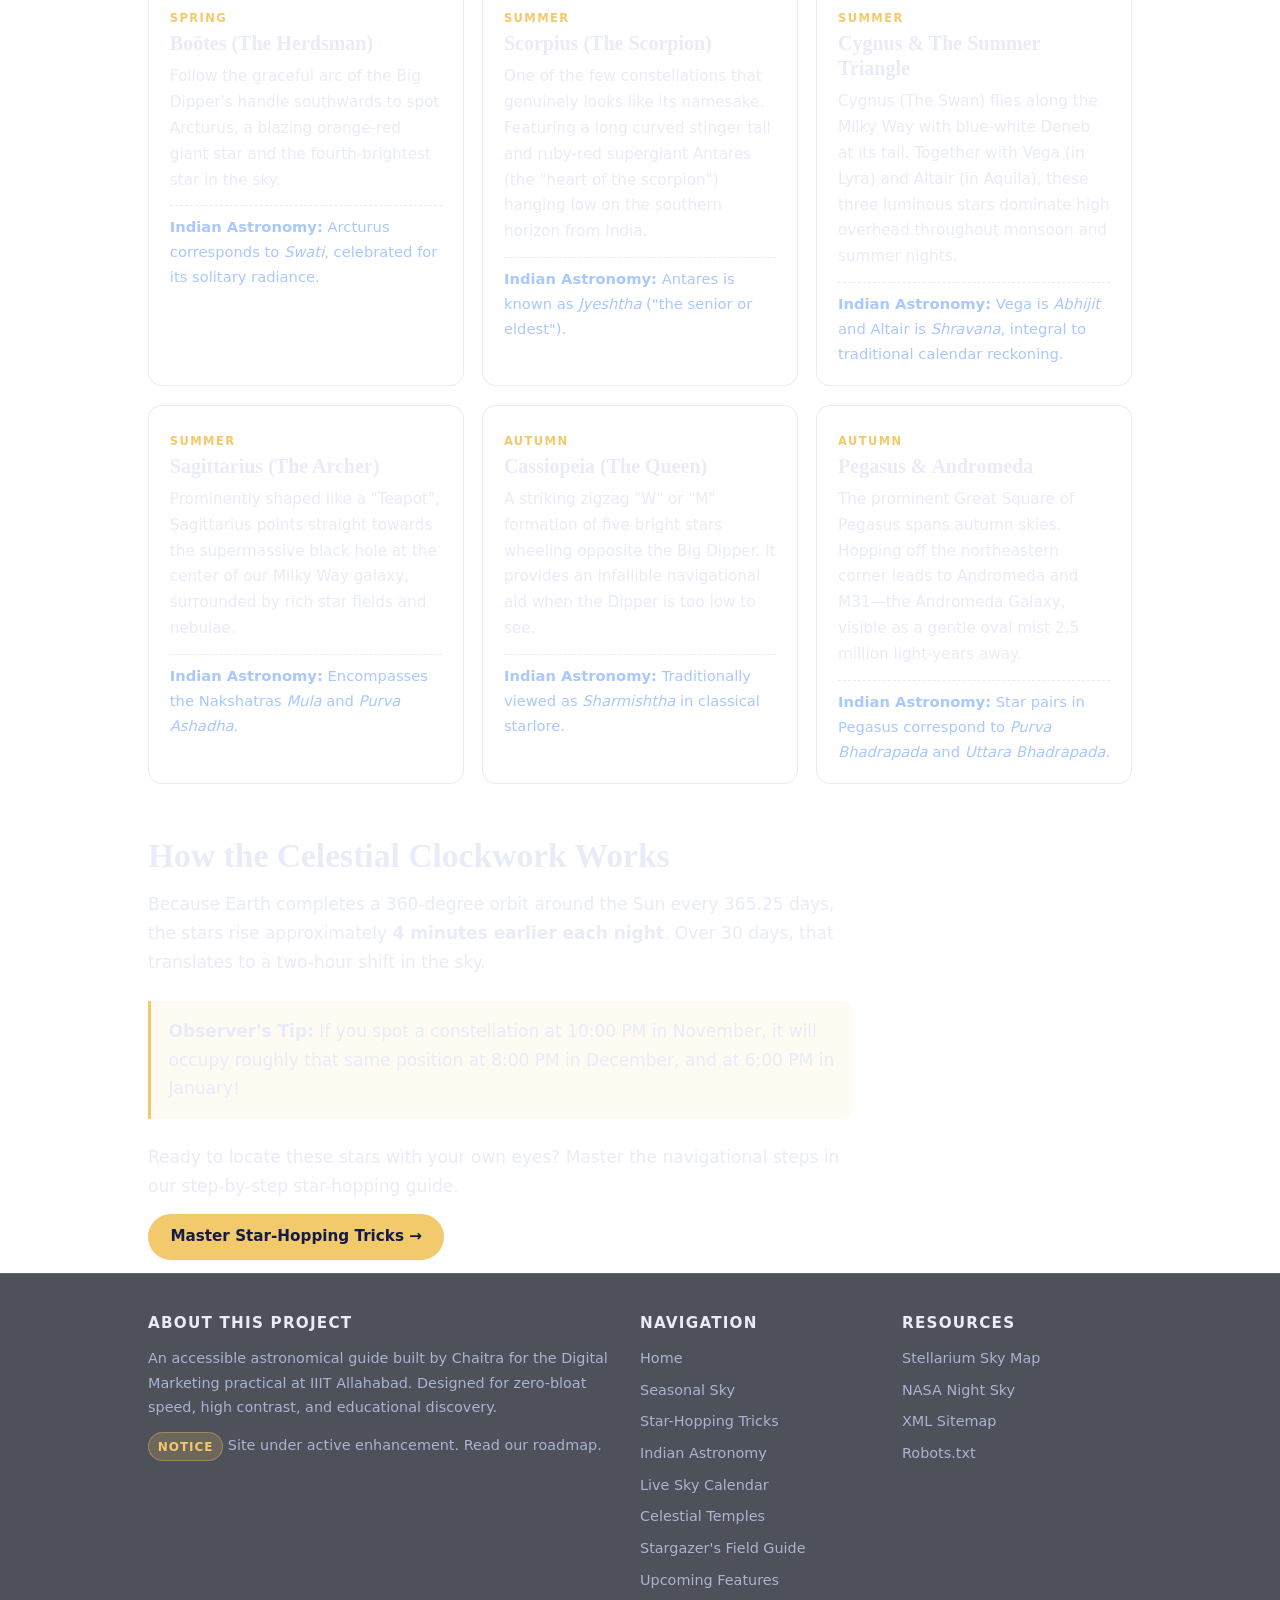
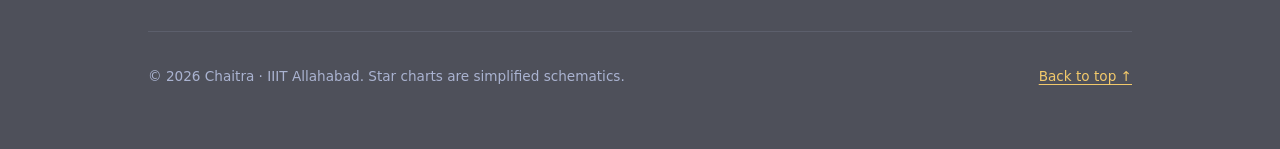
<file: seasons.html>
<!DOCTYPE html>
<html lang="en">
<head>
  <meta charset="utf-8">
  <meta name="viewport" content="width=device-width, initial-scale=1">

  <!-- SEO: title & meta description -->
  <title>Seasonal Sky Guide: Constellations by Season | Stargazing Atlas</title>
  <meta name="description" content="Explore constellations visible across Winter, Spring, Summer, and Autumn evenings. Interactive seasonal sky guide with star hopping landmarks and Indian Nakshatra names.">

  <!-- SEO: Canonical URL -->
  <link rel="canonical" href="https://chaytra.github.io/constellations/seasons.html">

  <meta name="author" content="Chaitra">
  <meta name="robots" content="index, follow">
  <meta name="theme-color" content="#060a1a">

  <!-- Open Graph / Facebook -->
  <meta property="og:type" content="article">
  <meta property="og:title" content="Seasonal Sky Guide: Constellations by Season">
  <meta property="og:description" content="Discover evening constellations for Winter, Spring, Summer, and Autumn with interactive filters and Indian astronomical names.">
  <meta property="og:url" content="https://chaytra.github.io/constellations/seasons.html">

  <!-- Twitter -->
  <meta name="twitter:card" content="summary">
  <meta name="twitter:title" content="Seasonal Sky Guide: Constellations by Season">
  <meta name="twitter:description" content="Discover evening constellations for Winter, Spring, Summer, and Autumn with interactive filters and Indian astronomical names.">

  <!-- Structured Data: Article & Breadcrumbs -->
  <script type="application/ld+json">
  {
    "@context": "https://schema.org",
    "@graph": [
      {
        "@type": "BreadcrumbList",
        "itemListElement": [
          {
            "@type": "ListItem",
            "position": 1,
            "name": "Home",
            "item": "https://chaytra.github.io/constellations/"
          },
          {
            "@type": "ListItem",
            "position": 2,
            "name": "Seasonal Sky Guide",
            "item": "https://chaytra.github.io/constellations/seasons.html"
          }
        ]
      },
      {
        "@type": "Article",
        "headline": "Seasonal Sky Guide: Discover Constellations Throughout the Year",
        "description": "An interactive seasonal guide detailing key constellations visible in the evening sky across northern latitudes and India.",
        "author": { "@type": "Person", "name": "Chaitra" },
        "datePublished": "2026-11-10",
        "dateModified": "2026-11-13",
        "inLanguage": "en",
        "mainEntityOfPage": "https://chaytra.github.io/constellations/seasons.html"
      }
    ]
  }
  </script>

  <link rel="stylesheet" href="style.css">
</head>

<body>
  <a class="skip" href="#content">Skip to main content</a>

  <!-- Disclaimer & Improvement Banner -->
  <aside class="notice-banner" aria-label="Site update notice">
    <div class="wrap notice-inner">
      <div class="notice-left">
        <span class="notice-tag">✨ New</span>
        <span>New: a live sky calendar &amp; night planner for your city.</span>
      </div>
      <a class="notice-link" href="sky-calendar.html">Open the Sky Calendar &rarr;</a>
    </div>
  </aside>

  <!-- Global Header & Navigation -->
  <header class="site-header">
    <div class="wrap header-inner">
      <a class="site-logo" href="index.html" aria-label="Constellations Guide Home">
        <span>✦</span> Constellations
      </a>
      <button class="nav-toggle" id="navToggle" aria-expanded="false" aria-controls="mainNav" aria-label="Toggle navigation menu">
        ☰
      </button>
      <nav class="main-nav" id="mainNav" aria-label="Primary site navigation">
        <ul>
          <li><a href="index.html">Home</a></li>
          <li><a href="seasons.html" aria-current="page">Seasonal Sky</a></li>
          <li><a href="star-hopping.html">Star-Hopping</a></li>
          <li><a href="indian-astronomy.html">Indian Astronomy</a></li>
          <li><a href="sky-calendar.html">Sky Calendar</a></li>
          <li><a href="celestial-temples.html">Sky Temples</a></li>
          <li><a href="beginners-guide.html">Stargazer's Guide</a></li>
          <li><a href="upcoming.html">Roadmap</a></li>
        </ul>
      </nav>
    </div>
  </header>

  <main id="content">
    <div class="wrap">
      <!-- Breadcrumb navigation -->
      <nav class="breadcrumbs" aria-label="Breadcrumbs">
        <ol>
          <li><a href="index.html">Home</a></li>
          <li aria-current="page">Seasonal Sky Guide</li>
        </ol>
      </nav>

      <section class="page-hero">
        <p class="eyebrow">Constellation Atlas</p>
        <h1>The Sky by Season: A Year-Round Tour</h1>
        <p class="lede">Because Earth orbits the Sun, the night side of our planet points towards different depths of the cosmos through the seasons. Use the interactive filters below to discover what shines brightest right now.</p>
        <p class="byline">By Chaitra &middot; <a href="https://www.iiita.ac.in/">IIIT Allahabad</a> &middot; Updated <time datetime="2026-11-13">13 November 2026</time></p>
      </section>

      <!-- Seasonal Filter Controls -->
      <section aria-labelledby="filter-title">
        <h2 id="filter-title" style="margin-top: 1rem;">Filter Constellations by Season</h2>
        <p class="read">Select a season to filter visible constellations. All landmarks listed are chosen for prime evening visibility from northern latitudes, including all of India.</p>
        
        <div id="filters" role="group" aria-label="Filter constellations by season"></div>
        <p id="count" class="read" aria-live="polite" style="font-size:.92rem; color:var(--muted); margin-top:.5rem;"></p>

        <!-- Constellation Cards -->
        <ul class="cards" id="cards">
          <!-- WINTER -->
          <li class="card" data-season="Winter">
            <span class="season">Winter</span>
            <h3>Orion (The Hunter)</h3>
            <p>Look for three bright stars in a short, straight row: Orion's belt. Reddish Betelgeuse marks the right shoulder, and blue-white Rigel shines at the foot. Just below the belt hangs the Orion Nebula (M42), a radiant stellar nursery visible to the unaided eye.</p>
            <p class="in"><strong>Indian Astronomy:</strong> Orion's head stars form <em>Mrigashira</em>, and Betelgeuse is the stormy star <em>Ardra</em> (associated with Rudra).</p>
          </li>

          <li class="card" data-season="Winter">
            <span class="season">Winter</span>
            <h3>Taurus (The Bull)</h3>
            <p>Extend Orion's belt up and to the right to reach fierce orange Aldebaran, the eye of the bull. A short hop further brings you to the Pleiades (Seven Sisters), a breathtaking open cluster that resembles a miniature dipper.</p>
            <p class="in"><strong>Indian Astronomy:</strong> The Pleiades represent <em>Krittika</em>, and Aldebaran is <em>Rohini</em>, two prominent Nakshatras.</p>
          </li>

          <li class="card" data-season="Winter">
            <span class="season">Winter</span>
            <h3>Canis Major (The Greater Dog)</h3>
            <p>Follow Orion's belt downwards and to the left to reach <strong>Sirius</strong>, the brightest individual star in the entire night sky. Shimmering in iridescent flashes through atmospheric refraction, it commands the winter horizon.</p>
            <p class="in"><strong>Indian Astronomy:</strong> Sirius is celebrated as <em>Mrigavyadha</em> (the deer hunter) or <em>Lubdhaka</em>.</p>
          </li>

          <li class="card" data-season="Winter">
            <span class="season">Winter</span>
            <h3>Gemini (The Twins)</h3>
            <p>Hovering northeast of Orion are the twin stars Castor and Pollux. Pollux shines with a warm golden hue, while Castor is a complex six-star multiple system visible as a binary through modest telescopes.</p>
            <p class="in"><strong>Indian Astronomy:</strong> Known as <em>Punarvasu</em>, symbolizing renewal and return of light.</p>
          </li>

          <!-- SPRING -->
          <li class="card" data-season="Spring">
            <span class="season">Spring</span>
            <h3>Ursa Major (The Great Bear)</h3>
            <p>The iconic Big Dipper rides high overhead on spring evenings. Follow the outer bowl pointer stars to locate Polaris. Look closely at Mizar in the handle to test your eyesight on its companion star Alcor.</p>
            <p class="in"><strong>Indian Astronomy:</strong> Revered as the <em>Saptarishi</em> (Seven Sages); Mizar and Alcor are <em>Vasishtha</em> and <em>Arundhati</em>.</p>
          </li>

          <li class="card" data-season="Spring">
            <span class="season">Spring</span>
            <h3>Leo (The Lion)</h3>
            <p>Recognizable by the "Sickle" asterism—a backward question mark crowned by brilliant blue-white Regulus. A graceful triangle of stars to the east outlines the lion's body and tail (Denebola).</p>
            <p class="in"><strong>Indian Astronomy:</strong> Regulus represents <em>Magha</em> ("the mighty one"), associated with ancestral wisdom.</p>
          </li>

          <li class="card" data-season="Spring">
            <span class="season">Spring</span>
            <h3>Boötes (The Herdsman)</h3>
            <p>Follow the graceful arc of the Big Dipper's handle southwards to spot Arcturus, a blazing orange-red giant star and the fourth-brightest star in the sky.</p>
            <p class="in"><strong>Indian Astronomy:</strong> Arcturus corresponds to <em>Swati</em>, celebrated for its solitary radiance.</p>
          </li>

          <!-- SUMMER -->
          <li class="card" data-season="Summer">
            <span class="season">Summer</span>
            <h3>Scorpius (The Scorpion)</h3>
            <p>One of the few constellations that genuinely looks like its namesake. Featuring a long curved stinger tail and ruby-red supergiant Antares (the "heart of the scorpion") hanging low on the southern horizon from India.</p>
            <p class="in"><strong>Indian Astronomy:</strong> Antares is known as <em>Jyeshtha</em> ("the senior or eldest").</p>
          </li>

          <li class="card" data-season="Summer">
            <span class="season">Summer</span>
            <h3>Cygnus & The Summer Triangle</h3>
            <p>Cygnus (The Swan) flies along the Milky Way with blue-white Deneb at its tail. Together with Vega (in Lyra) and Altair (in Aquila), these three luminous stars dominate high overhead throughout monsoon and summer nights.</p>
            <p class="in"><strong>Indian Astronomy:</strong> Vega is <em>Abhijit</em> and Altair is <em>Shravana</em>, integral to traditional calendar reckoning.</p>
          </li>

          <li class="card" data-season="Summer">
            <span class="season">Summer</span>
            <h3>Sagittarius (The Archer)</h3>
            <p>Prominently shaped like a "Teapot", Sagittarius points straight towards the supermassive black hole at the center of our Milky Way galaxy, surrounded by rich star fields and nebulae.</p>
            <p class="in"><strong>Indian Astronomy:</strong> Encompasses the Nakshatras <em>Mula</em> and <em>Purva Ashadha</em>.</p>
          </li>

          <!-- AUTUMN -->
          <li class="card" data-season="Autumn">
            <span class="season">Autumn</span>
            <h3>Cassiopeia (The Queen)</h3>
            <p>A striking zigzag "W" or "M" formation of five bright stars wheeling opposite the Big Dipper. It provides an infallible navigational aid when the Dipper is too low to see.</p>
            <p class="in"><strong>Indian Astronomy:</strong> Traditionally viewed as <em>Sharmishtha</em> in classical starlore.</p>
          </li>

          <li class="card" data-season="Autumn">
            <span class="season">Autumn</span>
            <h3>Pegasus & Andromeda</h3>
            <p>The prominent Great Square of Pegasus spans autumn skies. Hopping off the northeastern corner leads to Andromeda and M31—the Andromeda Galaxy, visible as a gentle oval mist 2.5 million light-years away.</p>
            <p class="in"><strong>Indian Astronomy:</strong> Star pairs in Pegasus correspond to <em>Purva Bhadrapada</em> and <em>Uttara Bhadrapada</em>.</p>
          </li>
        </ul>
      </section>

      <!-- Season Overview Breakdown -->
      <section class="read" style="margin-top: 3rem;">
        <h2>How the Celestial Clockwork Works</h2>
        <p>Because Earth completes a 360-degree orbit around the Sun every 365.25 days, the stars rise approximately <strong>4 minutes earlier each night</strong>. Over 30 days, that translates to a two-hour shift in the sky.</p>
        
        <div class="tip">
          <p><strong>Observer's Tip:</strong> If you spot a constellation at 10:00 PM in November, it will occupy roughly that same position at 8:00 PM in December, and at 6:00 PM in January!</p>
        </div>

        <p>Ready to locate these stars with your own eyes? Master the navigational steps in our step-by-step star-hopping guide.</p>
        <p><a class="btn" href="star-hopping.html">Master Star-Hopping Tricks &rarr;</a></p>
      </section>
    </div>
  </main>

  <!-- Site Footer -->
  <footer>
    <div class="wrap">
      <div class="footer-grid">
        <div class="footer-col">
          <h4>About This Project</h4>
          <p>An accessible astronomical guide built by Chaitra for the Digital Marketing practical at <a href="https://www.iiita.ac.in/">IIIT Allahabad</a>. Designed for zero-bloat speed, high contrast, and educational discovery.</p>
          <p><span class="notice-tag">Notice</span> Site under active enhancement. <a href="upcoming.html">Read our roadmap</a>.</p>
        </div>
        <div class="footer-col">
          <h4>Navigation</h4>
          <ul>
            <li><a href="index.html">Home</a></li>
            <li><a href="seasons.html">Seasonal Sky</a></li>
            <li><a href="star-hopping.html">Star-Hopping Tricks</a></li>
            <li><a href="indian-astronomy.html">Indian Astronomy</a></li>
            <li><a href="sky-calendar.html">Live Sky Calendar</a></li>
            <li><a href="celestial-temples.html">Celestial Temples</a></li>
            <li><a href="beginners-guide.html">Stargazer's Field Guide</a></li>
            <li><a href="upcoming.html">Upcoming Features</a></li>
          </ul>
        </div>
        <div class="footer-col">
          <h4>Resources</h4>
          <ul>
            <li><a href="https://stellarium-web.org/" target="_blank" rel="noopener">Stellarium Sky Map</a></li>
            <li><a href="https://nightsky.jpl.nasa.gov/" target="_blank" rel="noopener">NASA Night Sky</a></li>
            <li><a href="sitemap.xml">XML Sitemap</a></li>
            <li><a href="robots.txt">Robots.txt</a></li>
          </ul>
        </div>
      </div>
      <div class="footer-bottom">
        <p>&copy; 2026 Chaitra &middot; IIIT Allahabad. Star charts are simplified schematics.</p>
        <p><a href="#content">Back to top &uarr;</a></p>
      </div>
    </div>
  </footer>

  <!-- Scripts: Mobile Navigation & Season Filter -->
  <script>
    // Mobile navigation toggle
    (function() {
      var toggle = document.getElementById('navToggle');
      var nav = document.getElementById('mainNav');
      if (toggle && nav) {
        toggle.addEventListener('click', function() {
          var open = nav.classList.toggle('open');
          toggle.setAttribute('aria-expanded', open ? 'true' : 'false');
        });
      }
    })();

    // Progressive enhancement: Season filtering
    (function () {
      var bar = document.getElementById('filters');
      var cards = Array.prototype.slice.call(document.querySelectorAll('#cards .card'));
      var count = document.getElementById('count');
      if (!bar || !cards.length) return;

      var seasons = ['All', 'Winter', 'Spring', 'Summer', 'Autumn'];
      seasons.forEach(function (name, i) {
        var b = document.createElement('button');
        b.type = 'button';
        b.textContent = name;
        b.setAttribute('aria-pressed', i === 0 ? 'true' : 'false');
        b.addEventListener('click', function () {
          Array.prototype.forEach.call(bar.children, function (x) { x.setAttribute('aria-pressed', 'false'); });
          b.setAttribute('aria-pressed', 'true');
          var shown = 0;
          cards.forEach(function (c) {
            var show = (name === 'All') || (c.getAttribute('data-season') === name);
            c.hidden = !show;
            if (show) shown++;
          });
          count.textContent = 'Showing ' + shown + (shown === 1 ? ' constellation' : ' constellations') + 
            (name === 'All' ? ' across all seasons' : ' for ' + name.toLowerCase() + ' evenings') + '.';
        });
        bar.appendChild(b);
      });

      count.textContent = 'Showing ' + cards.length + ' constellations across all seasons.';
    })();
  </script>
</body>
</html>
</file>
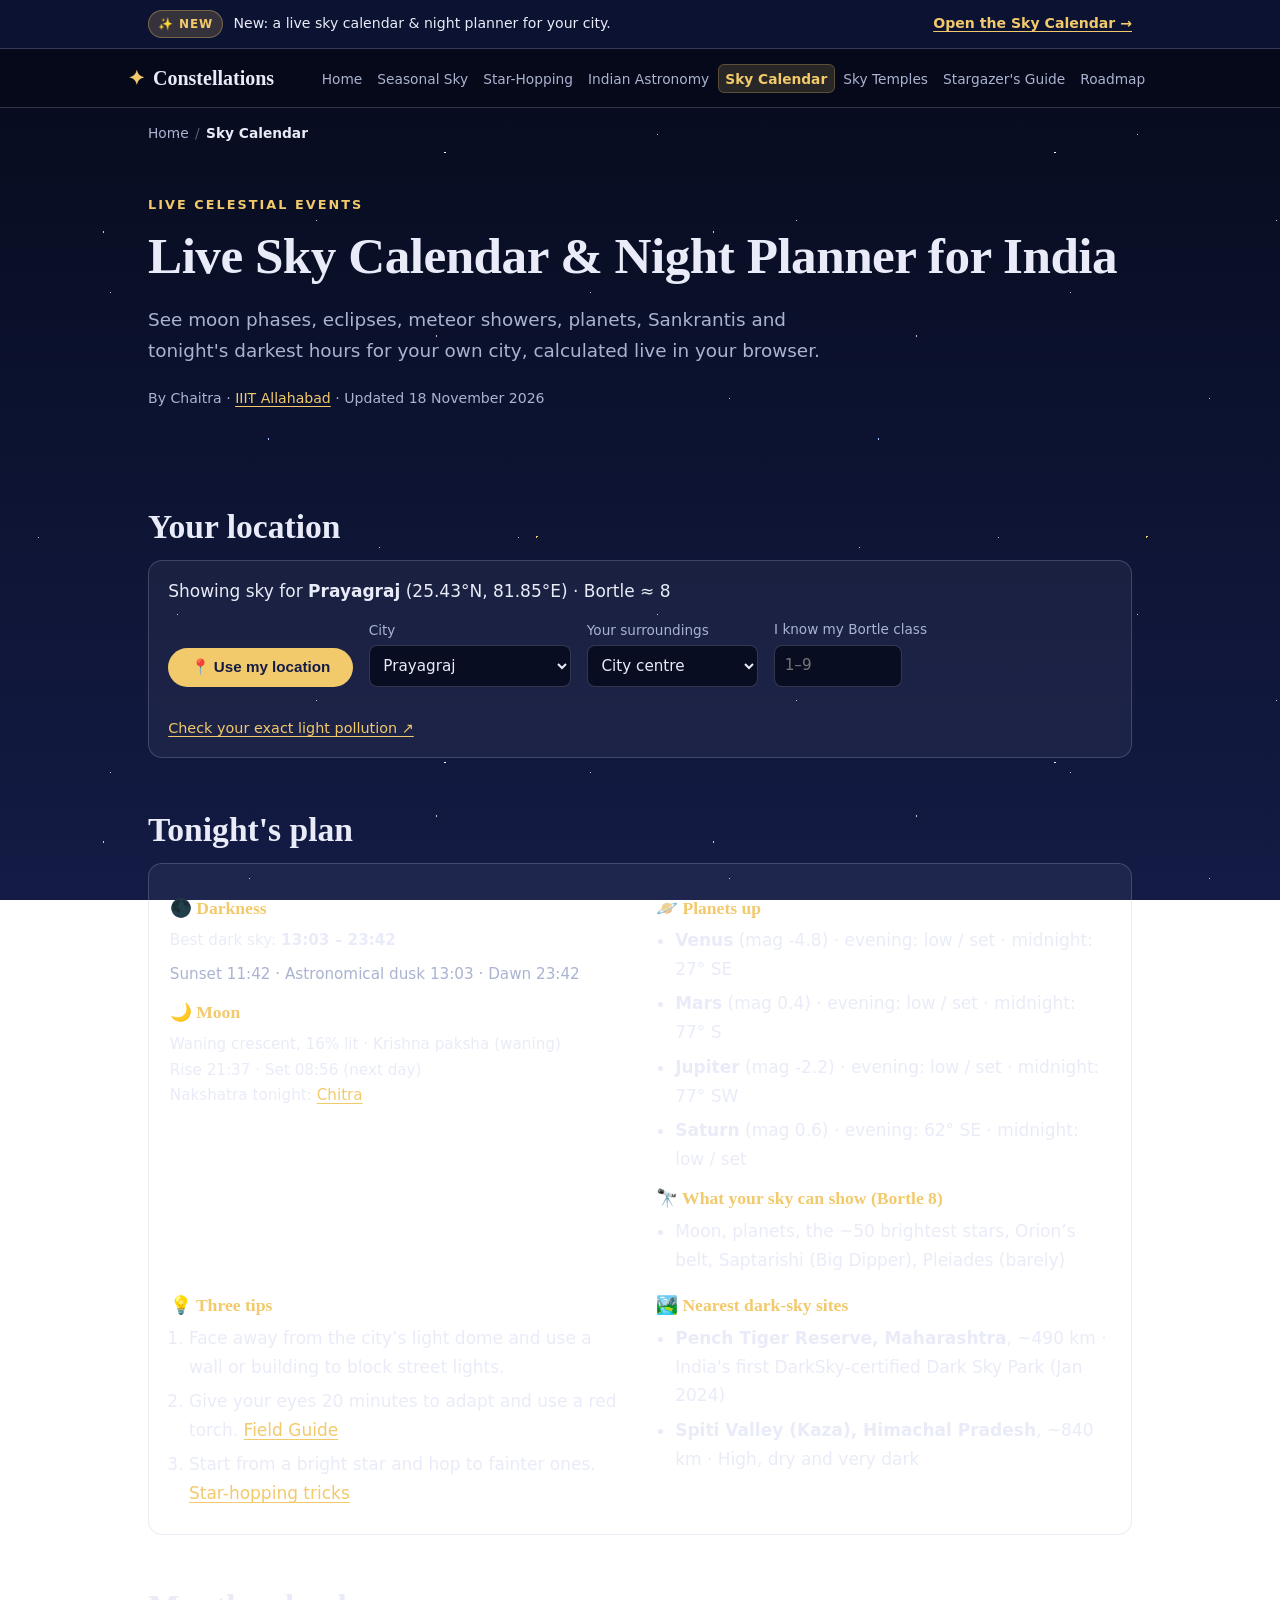
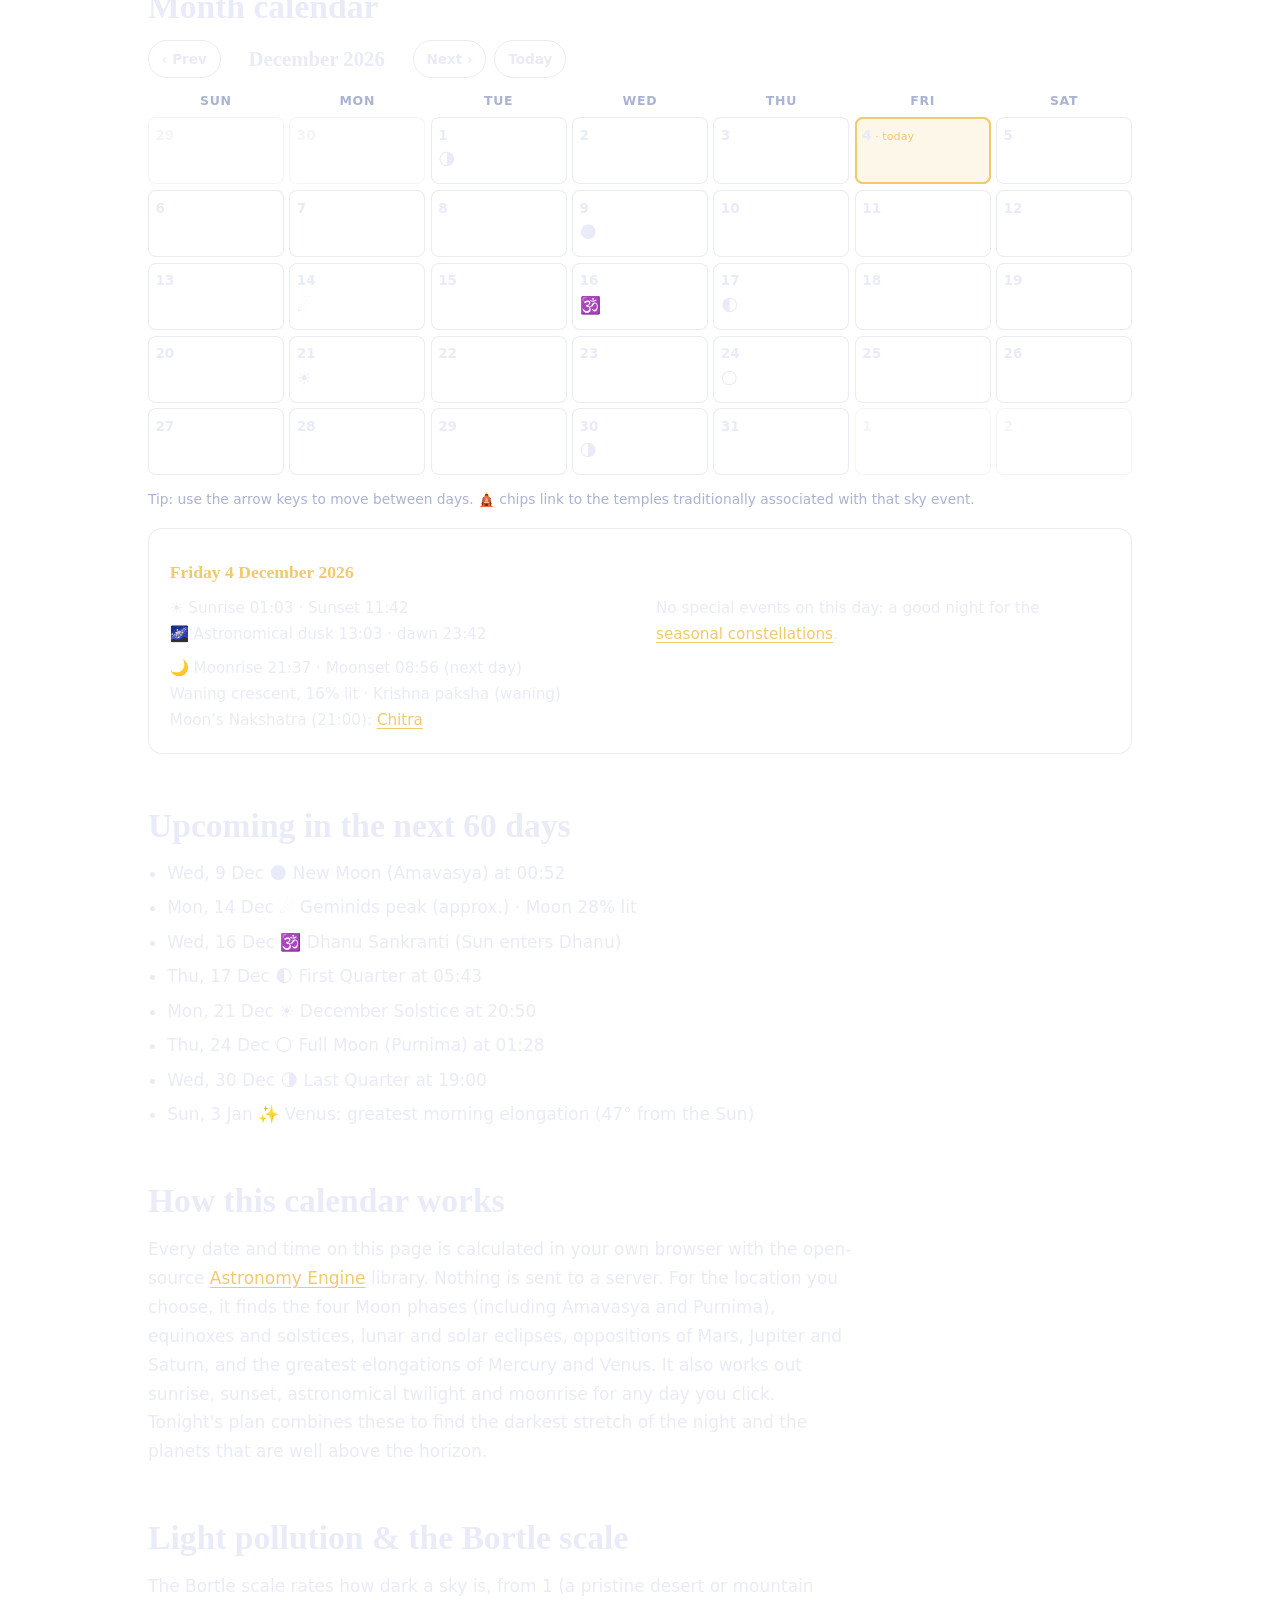
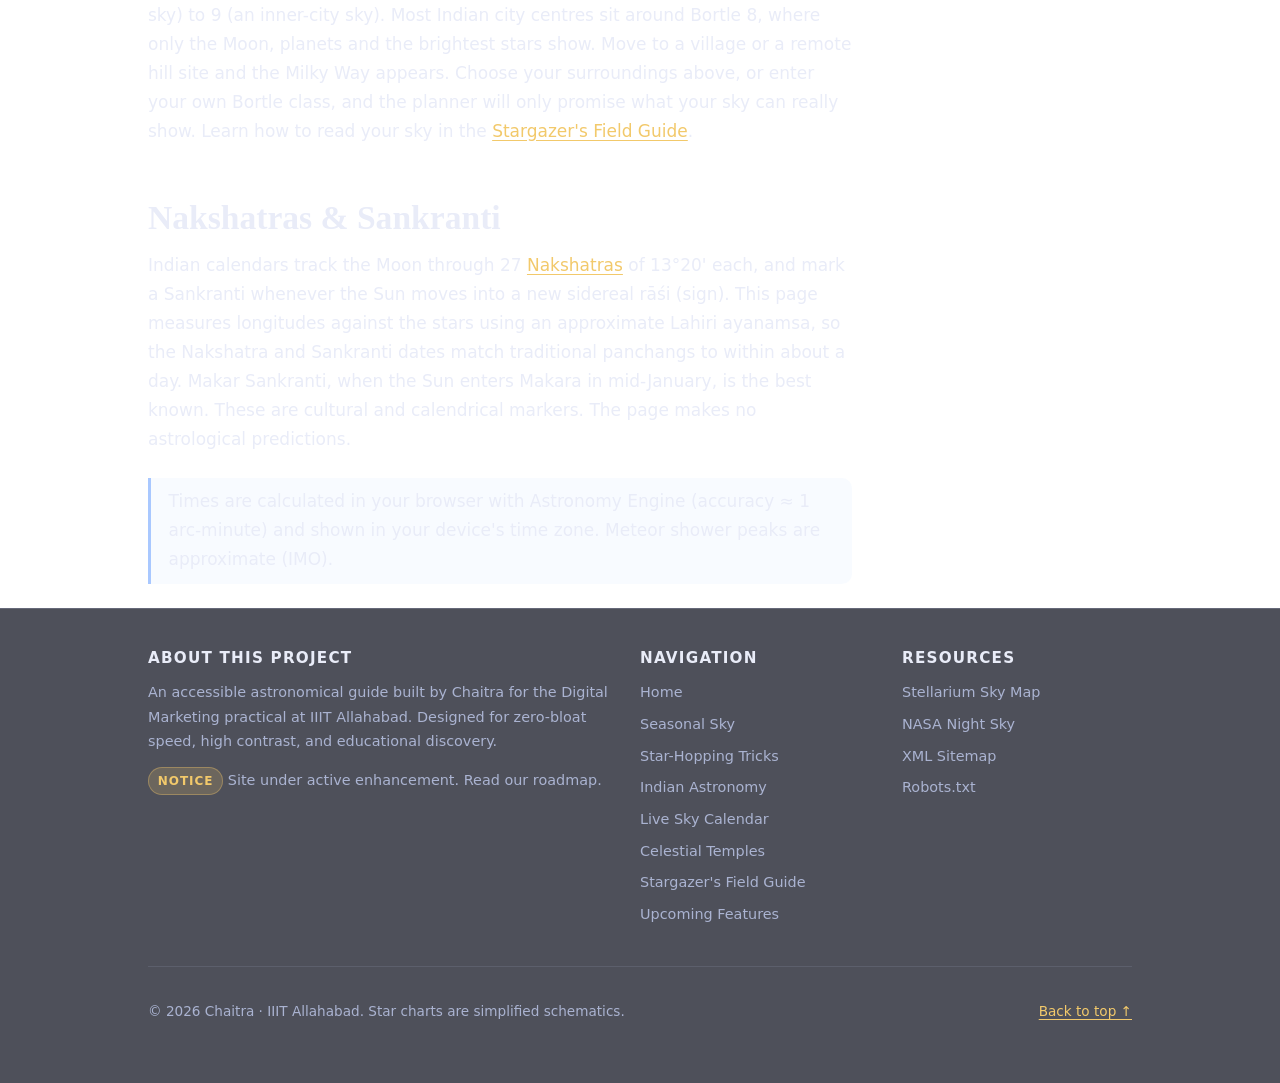
<file: sky-calendar.html>
<!DOCTYPE html>
<html lang="en">
<head>
  <meta charset="utf-8">
  <meta name="viewport" content="width=device-width, initial-scale=1">

  <!-- SEO: title & meta description -->
  <title>Live Sky Calendar India 2026–27: Moon Phases, Eclipses & Meteor Showers</title>
  <meta name="description" content="Live celestial events calendar for India: moon phases, eclipses, meteor showers, planet visibility and a light-pollution-aware night plan for your city.">

  <!-- SEO: Canonical URL -->
  <link rel="canonical" href="https://chaytra.github.io/constellations/sky-calendar.html">

  <meta name="author" content="Chaitra">
  <meta name="robots" content="index, follow">
  <meta name="theme-color" content="#060a1a">

  <!-- Open Graph / Facebook -->
  <meta property="og:type" content="website">
  <meta property="og:title" content="Live Sky Calendar & Night Planner for India">
  <meta property="og:description" content="Moon phases, eclipses, meteor showers, planets and a Bortle-aware night plan for your city, calculated in your browser.">
  <meta property="og:url" content="https://chaytra.github.io/constellations/sky-calendar.html">

  <!-- Twitter -->
  <meta name="twitter:card" content="summary">
  <meta name="twitter:title" content="Live Sky Calendar & Night Planner for India">
  <meta name="twitter:description" content="Moon phases, eclipses, meteor showers, planets and a Bortle-aware night plan for your city.">

  <!-- Structured Data: WebApplication & Breadcrumbs -->
  <script type="application/ld+json">
  {
    "@context": "https://schema.org",
    "@graph": [
      {
        "@type": "BreadcrumbList",
        "itemListElement": [
          { "@type": "ListItem", "position": 1, "name": "Home", "item": "https://chaytra.github.io/constellations/" },
          { "@type": "ListItem", "position": 2, "name": "Sky Calendar", "item": "https://chaytra.github.io/constellations/sky-calendar.html" }
        ]
      },
      {
        "@type": "WebApplication",
        "name": "Live Sky Calendar & Night Planner for India",
        "url": "https://chaytra.github.io/constellations/sky-calendar.html",
        "description": "Browser-based calendar of moon phases, eclipses, meteor showers, planet oppositions, Sankrantis and Nakshatras, with a light-pollution-aware night plan for Indian cities.",
        "applicationCategory": "EducationalApplication",
        "operatingSystem": "Any",
        "inLanguage": "en",
        "offers": { "@type": "Offer", "price": 0, "priceCurrency": "INR" },
        "author": { "@type": "Person", "name": "Chaitra" }
      }
    ]
  }
  </script>

  <link rel="stylesheet" href="style.css">
  <noscript><style>#skyApp { display: none; }</style></noscript>
</head>

<body>
  <a class="skip" href="#content">Skip to main content</a>

  <!-- Disclaimer & Improvement Banner -->
  <aside class="notice-banner" aria-label="Site update notice">
    <div class="wrap notice-inner">
      <div class="notice-left">
        <span class="notice-tag">✨ New</span>
        <span>New: a live sky calendar &amp; night planner for your city.</span>
      </div>
      <a class="notice-link" href="sky-calendar.html">Open the Sky Calendar &rarr;</a>
    </div>
  </aside>

  <!-- Global Header & Navigation -->
  <header class="site-header">
    <div class="wrap header-inner">
      <a class="site-logo" href="index.html" aria-label="Constellations Guide Home">
        <span>✦</span> Constellations
      </a>
      <button class="nav-toggle" id="navToggle" aria-expanded="false" aria-controls="mainNav" aria-label="Toggle navigation menu">
        ☰
      </button>
      <nav class="main-nav" id="mainNav" aria-label="Primary site navigation">
        <ul>
          <li><a href="index.html">Home</a></li>
          <li><a href="seasons.html">Seasonal Sky</a></li>
          <li><a href="star-hopping.html">Star-Hopping</a></li>
          <li><a href="indian-astronomy.html">Indian Astronomy</a></li>
          <li><a href="sky-calendar.html" aria-current="page">Sky Calendar</a></li>
          <li><a href="celestial-temples.html">Sky Temples</a></li>
          <li><a href="beginners-guide.html">Stargazer's Guide</a></li>
          <li><a href="upcoming.html">Roadmap</a></li>
        </ul>
      </nav>
    </div>
  </header>

  <main id="content">
    <div class="wrap">
      <!-- Breadcrumbs -->
      <nav class="breadcrumbs" aria-label="Breadcrumbs">
        <ol>
          <li><a href="index.html">Home</a></li>
          <li aria-current="page">Sky Calendar</li>
        </ol>
      </nav>

      <section class="page-hero">
        <p class="eyebrow">Live Celestial Events</p>
        <h1>Live Sky Calendar &amp; Night Planner for India</h1>
        <p class="lede">See moon phases, eclipses, meteor showers, planets, Sankrantis and tonight's darkest hours for your own city, calculated live in your browser.</p>
        <p class="byline">By Chaitra &middot; <a href="https://www.iiita.ac.in/">IIIT Allahabad</a> &middot; Updated <time datetime="2026-11-18">18 November 2026</time></p>
      </section>

      <noscript>
        <p class="tip info">The live calendar needs JavaScript. The guide below still explains how it works.</p>
      </noscript>

      <div id="skyApp">
        <section aria-labelledby="loc-h">
          <h2 id="loc-h">Your location</h2>
          <div class="sky-loc" id="skyLoc"><p id="skyLoading">Loading the sky for your city&hellip;</p></div>
        </section>

        <section aria-labelledby="tonight-h">
          <h2 id="tonight-h">Tonight's plan</h2>
          <div class="card sky-plan" id="tonightPlan" aria-live="polite"></div>
        </section>

        <section aria-labelledby="cal-h">
          <h2 id="cal-h">Month calendar</h2>
          <div class="cal-head">
            <button type="button" class="chip" id="calPrev" aria-label="Previous month">&lsaquo; Prev</button>
            <h3 id="calTitle" aria-live="polite">&nbsp;</h3>
            <button type="button" class="chip" id="calNext" aria-label="Next month">Next &rsaquo;</button>
            <button type="button" class="chip" id="calToday">Today</button>
          </div>
          <div class="cal-grid" id="calGrid" role="group" aria-labelledby="calTitle"></div>
          <p class="sky-small">Tip: use the arrow keys to move between days. 🛕 chips link to the temples traditionally associated with that sky event.</p>
          <div class="card day-panel" id="dayPanel" aria-live="polite"></div>
        </section>

        <section aria-labelledby="up-h">
          <h2 id="up-h">Upcoming in the next 60 days</h2>
          <ul class="sky-list" id="upcomingList"></ul>
        </section>
      </div>

      <article class="read">
        <section>
          <h2>How this calendar works</h2>
          <p>Every date and time on this page is calculated in your own browser with the open-source <a href="https://github.com/cosinekitty/astronomy" target="_blank" rel="noopener">Astronomy Engine</a> library. Nothing is sent to a server. For the location you choose, it finds the four Moon phases (including Amavasya and Purnima), equinoxes and solstices, lunar and solar eclipses, oppositions of Mars, Jupiter and Saturn, and the greatest elongations of Mercury and Venus. It also works out sunrise, sunset, astronomical twilight and moonrise for any day you click. Tonight's plan combines these to find the darkest stretch of the night and the planets that are well above the horizon.</p>
        </section>
        <section>
          <h2>Light pollution &amp; the Bortle scale</h2>
          <p>The Bortle scale rates how dark a sky is, from 1 (a pristine desert or mountain sky) to 9 (an inner-city sky). Most Indian city centres sit around Bortle 8, where only the Moon, planets and the brightest stars show. Move to a village or a remote hill site and the Milky Way appears. Choose your surroundings above, or enter your own Bortle class, and the planner will only promise what your sky can really show. Learn how to read your sky in the <a href="beginners-guide.html">Stargazer's Field Guide</a>.</p>
        </section>
        <section>
          <h2>Nakshatras &amp; Sankranti</h2>
          <p>Indian calendars track the Moon through 27 <a href="indian-astronomy.html">Nakshatras</a> of 13&deg;20' each, and mark a Sankranti whenever the Sun moves into a new sidereal rāśi (sign). This page measures longitudes against the stars using an approximate Lahiri ayanamsa, so the Nakshatra and Sankranti dates match traditional panchangs to within about a day. Makar Sankranti, when the Sun enters Makara in mid-January, is the best known. These are cultural and calendrical markers. The page makes no astrological predictions.</p>
        </section>
        <p class="tip info">Times are calculated in your browser with Astronomy Engine (accuracy ≈ 1 arc-minute) and shown in your device's time zone. Meteor shower peaks are approximate (IMO).</p>
      </article>
    </div>
  </main>

  <!-- Site Footer -->
  <footer>
    <div class="wrap">
      <div class="footer-grid">
        <div class="footer-col">
          <h4>About This Project</h4>
          <p>An accessible astronomical guide built by Chaitra for the Digital Marketing practical at <a href="https://www.iiita.ac.in/">IIIT Allahabad</a>. Designed for zero-bloat speed, high contrast, and educational discovery.</p>
          <p><span class="notice-tag">Notice</span> Site under active enhancement. <a href="upcoming.html">Read our roadmap</a>.</p>
        </div>
        <div class="footer-col">
          <h4>Navigation</h4>
          <ul>
            <li><a href="index.html">Home</a></li>
            <li><a href="seasons.html">Seasonal Sky</a></li>
            <li><a href="star-hopping.html">Star-Hopping Tricks</a></li>
            <li><a href="indian-astronomy.html">Indian Astronomy</a></li>
            <li><a href="sky-calendar.html">Live Sky Calendar</a></li>
            <li><a href="celestial-temples.html">Celestial Temples</a></li>
            <li><a href="beginners-guide.html">Stargazer's Field Guide</a></li>
            <li><a href="upcoming.html">Upcoming Features</a></li>
          </ul>
        </div>
        <div class="footer-col">
          <h4>Resources</h4>
          <ul>
            <li><a href="https://stellarium-web.org/" target="_blank" rel="noopener">Stellarium Sky Map</a></li>
            <li><a href="https://nightsky.jpl.nasa.gov/" target="_blank" rel="noopener">NASA Night Sky</a></li>
            <li><a href="sitemap.xml">XML Sitemap</a></li>
            <li><a href="robots.txt">Robots.txt</a></li>
          </ul>
        </div>
      </div>
      <div class="footer-bottom">
        <p>&copy; 2026 Chaitra &middot; IIIT Allahabad. Star charts are simplified schematics.</p>
        <p><a href="#content">Back to top &uarr;</a></p>
      </div>
    </div>
  </footer>

  <script>
    (function() {
      var toggle = document.getElementById('navToggle');
      var nav = document.getElementById('mainNav');
      if (toggle && nav) {
        toggle.addEventListener('click', function() {
          var open = nav.classList.toggle('open');
          toggle.setAttribute('aria-expanded', open ? 'true' : 'false');
        });
      }
    })();
  </script>
  <script src="js/astronomy.browser.min.js" defer></script>
  <script src="js/sky-core.js" defer></script>
  <script src="js/sky-calendar.js" defer></script>
</body>
</html>
</file>
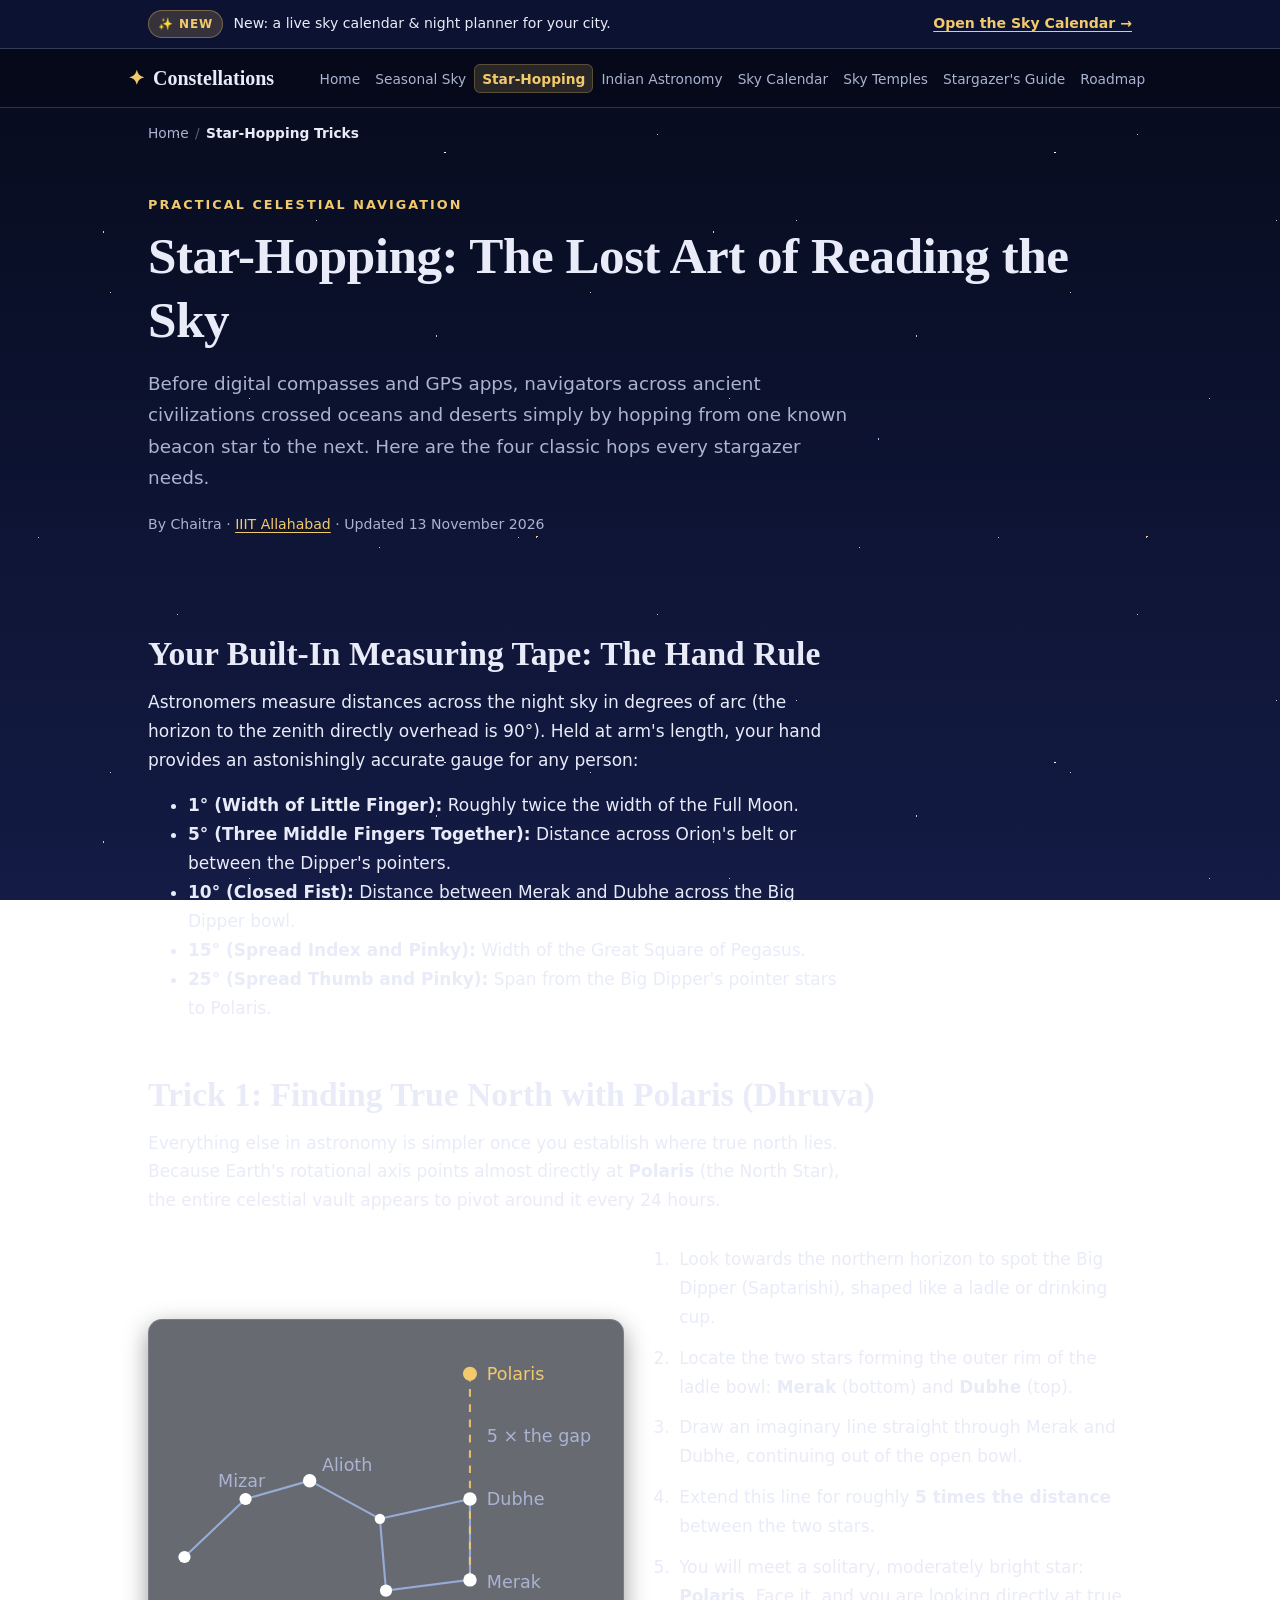
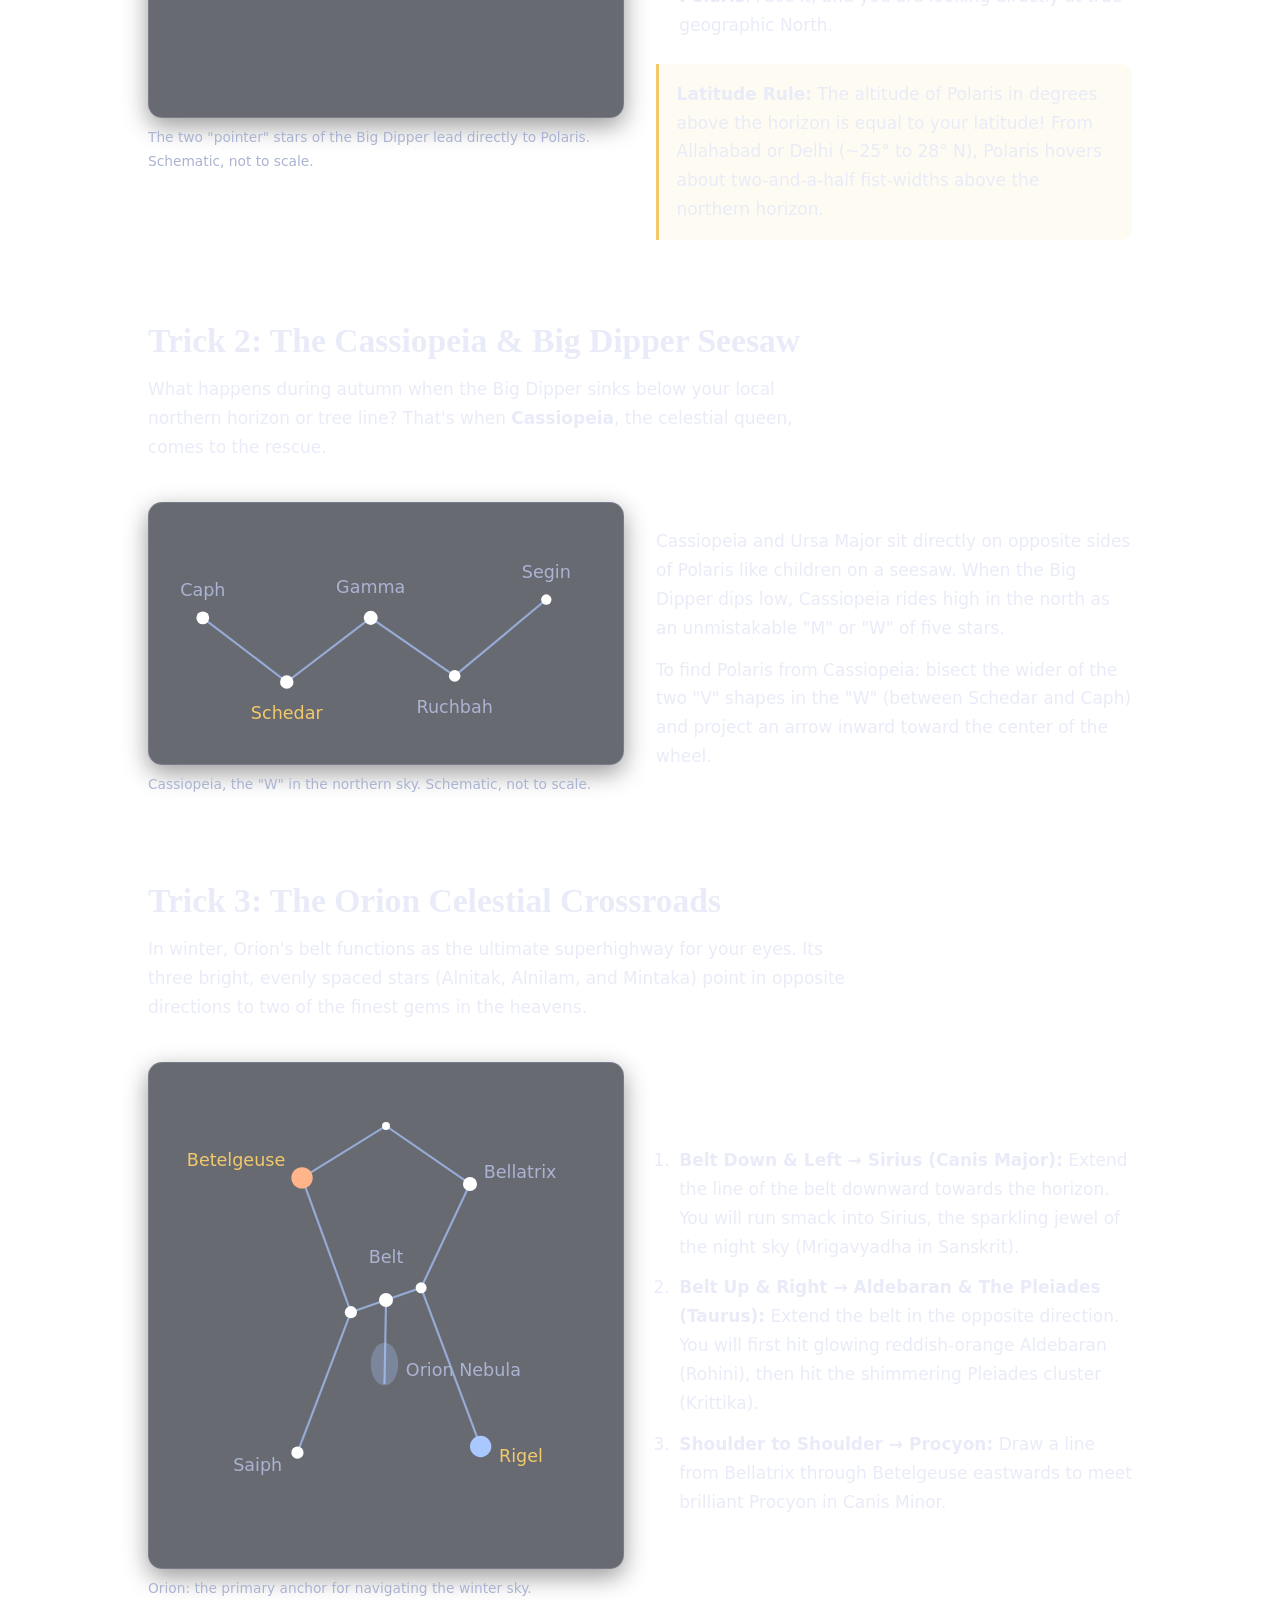
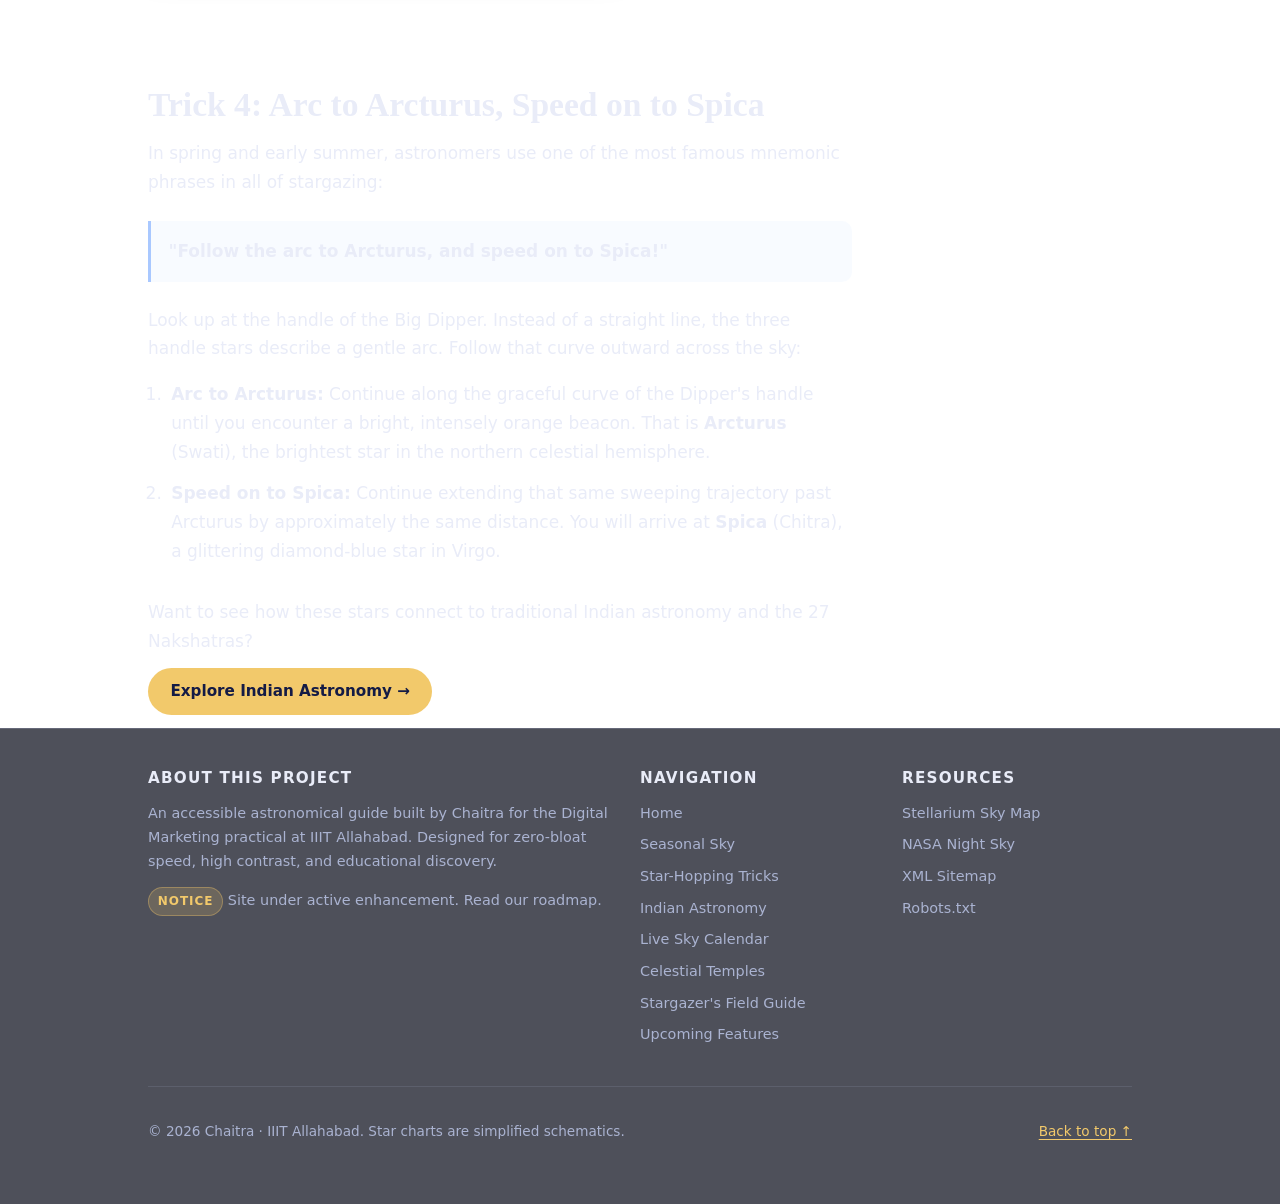
<file: star-hopping.html>
<!DOCTYPE html>
<html lang="en">
<head>
  <meta charset="utf-8">
  <meta name="viewport" content="width=device-width, initial-scale=1">

  <!-- SEO: title & meta description -->
  <title>Star-Hopping Tricks: Find Polaris, Orion & North | Stargazing Guide</title>
  <meta name="description" content="Master star-hopping techniques to navigate the night sky. Learn to locate Polaris using the Big Dipper, Cassiopeia's seesaw, and Orion's belt to Sirius.">

  <!-- SEO: Canonical URL -->
  <link rel="canonical" href="https://chaytra.github.io/constellations/star-hopping.html">

  <meta name="author" content="Chaitra">
  <meta name="robots" content="index, follow">
  <meta name="theme-color" content="#060a1a">

  <!-- Open Graph / Facebook -->
  <meta property="og:type" content="article">
  <meta property="og:title" content="Star-Hopping Tricks: Find Polaris, Orion & North">
  <meta property="og:description" content="Master star-hopping techniques to navigate the night sky without complex telescopes. Easy sky-landmarks and step-by-step pointers.">
  <meta property="og:url" content="https://chaytra.github.io/constellations/star-hopping.html">

  <!-- Twitter -->
  <meta name="twitter:card" content="summary">
  <meta name="twitter:title" content="Star-Hopping Tricks: Find Polaris, Orion & North">
  <meta name="twitter:description" content="Master star-hopping techniques to navigate the night sky without complex telescopes.">

  <!-- Structured Data: HowTo & Breadcrumbs -->
  <script type="application/ld+json">
  {
    "@context": "https://schema.org",
    "@graph": [
      {
        "@type": "BreadcrumbList",
        "itemListElement": [
          {
            "@type": "ListItem",
            "position": 1,
            "name": "Home",
            "item": "https://chaytra.github.io/constellations/"
          },
          {
            "@type": "ListItem",
            "position": 2,
            "name": "Star-Hopping Tricks",
            "item": "https://chaytra.github.io/constellations/star-hopping.html"
          }
        ]
      },
      {
        "@type": "HowTo",
        "name": "How to Star-Hop Across the Night Sky",
        "description": "Step-by-step techniques to find Polaris, Orion, Sirius, and other prominent celestial markers using naked-eye star hops.",
        "step": [
          {
            "@type": "HowToStep",
            "name": "Locate Polaris with the Big Dipper",
            "text": "Locate the two pointer stars on the bowl of the Big Dipper (Merak and Dubhe) and extend an imaginary line five times their separation distance toward Polaris."
          },
          {
            "@type": "HowToStep",
            "name": "Hop from Orion's Belt to Sirius",
            "text": "Follow the line of the three belt stars in Orion downwards and toward the left to find Sirius, the brightest star in the sky."
          },
          {
            "@type": "HowToStep",
            "name": "Follow Orion's Belt to Taurus and the Pleiades",
            "text": "Extend Orion's belt in the opposite direction upwards to spot orange Aldebaran and the sparkling Pleiades cluster."
          },
          {
            "@type": "HowToStep",
            "name": "Arc to Arcturus and Speed to Spica",
            "text": "Follow the natural curve of the Big Dipper's handle southwards to blaze orange Arcturus, then speed on to blue-white Spica."
          }
        ]
      }
    ]
  }
  </script>

  <link rel="stylesheet" href="style.css">
</head>

<body>
  <a class="skip" href="#content">Skip to main content</a>

  <!-- Disclaimer & Improvement Banner -->
  <aside class="notice-banner" aria-label="Site update notice">
    <div class="wrap notice-inner">
      <div class="notice-left">
        <span class="notice-tag">✨ New</span>
        <span>New: a live sky calendar &amp; night planner for your city.</span>
      </div>
      <a class="notice-link" href="sky-calendar.html">Open the Sky Calendar &rarr;</a>
    </div>
  </aside>

  <!-- Global Header & Navigation -->
  <header class="site-header">
    <div class="wrap header-inner">
      <a class="site-logo" href="index.html" aria-label="Constellations Guide Home">
        <span>✦</span> Constellations
      </a>
      <button class="nav-toggle" id="navToggle" aria-expanded="false" aria-controls="mainNav" aria-label="Toggle navigation menu">
        ☰
      </button>
      <nav class="main-nav" id="mainNav" aria-label="Primary site navigation">
        <ul>
          <li><a href="index.html">Home</a></li>
          <li><a href="seasons.html">Seasonal Sky</a></li>
          <li><a href="star-hopping.html" aria-current="page">Star-Hopping</a></li>
          <li><a href="indian-astronomy.html">Indian Astronomy</a></li>
          <li><a href="sky-calendar.html">Sky Calendar</a></li>
          <li><a href="celestial-temples.html">Sky Temples</a></li>
          <li><a href="beginners-guide.html">Stargazer's Guide</a></li>
          <li><a href="upcoming.html">Roadmap</a></li>
        </ul>
      </nav>
    </div>
  </header>

  <main id="content">
    <div class="wrap">
      <!-- Breadcrumbs -->
      <nav class="breadcrumbs" aria-label="Breadcrumbs">
        <ol>
          <li><a href="index.html">Home</a></li>
          <li aria-current="page">Star-Hopping Tricks</li>
        </ol>
      </nav>

      <section class="page-hero">
        <p class="eyebrow">Practical Celestial Navigation</p>
        <h1>Star-Hopping: The Lost Art of Reading the Sky</h1>
        <p class="lede">Before digital compasses and GPS apps, navigators across ancient civilizations crossed oceans and deserts simply by hopping from one known beacon star to the next. Here are the four classic hops every stargazer needs.</p>
        <p class="byline">By Chaitra &middot; <a href="https://www.iiita.ac.in/">IIIT Allahabad</a> &middot; Updated <time datetime="2026-11-13">13 November 2026</time></p>
      </section>

      <!-- Hand Measuring Tool Tip -->
      <section class="read">
        <h2>Your Built-In Measuring Tape: The Hand Rule</h2>
        <p>Astronomers measure distances across the night sky in degrees of arc (the horizon to the zenith directly overhead is 90&deg;). Held at arm's length, your hand provides an astonishingly accurate gauge for any person:</p>
        <ul>
          <li><strong>1&deg; (Width of Little Finger):</strong> Roughly twice the width of the Full Moon.</li>
          <li><strong>5&deg; (Three Middle Fingers Together):</strong> Distance across Orion's belt or between the Dipper's pointers.</li>
          <li><strong>10&deg; (Closed Fist):</strong> Distance between Merak and Dubhe across the Big Dipper bowl.</li>
          <li><strong>15&deg; (Spread Index and Pinky):</strong> Width of the Great Square of Pegasus.</li>
          <li><strong>25&deg; (Spread Thumb and Pinky):</strong> Span from the Big Dipper's pointer stars to Polaris.</li>
        </ul>
      </section>

      <!-- Trick 1: Finding North & Polaris -->
      <section style="margin-top: 2.5rem;">
        <h2>Trick 1: Finding True North with Polaris (Dhruva)</h2>
        <p class="read">Everything else in astronomy is simpler once you establish where true north lies. Because Earth's rotational axis points almost directly at <strong>Polaris</strong> (the North Star), the entire celestial vault appears to pivot around it every 24 hours.</p>

        <div class="split">
          <figure aria-labelledby="dipper-cap">
            <svg class="chart" viewBox="0 0 300 250" role="img" aria-labelledby="dip-t dip-d">
              <title id="dip-t">Using the Big Dipper to find Polaris</title>
              <desc id="dip-d">The seven stars of the Big Dipper, with a dashed line running from the two pointer stars, Merak and Dubhe, upward to Polaris, about five times the gap between them.</desc>
              <path class="ln" d="M146 125 L205 112 L205 165 L150 172 Z"/>
              <path class="ln" d="M146 125 L100 100 L58 112 L18 150"/>
              <path class="ln dash" d="M205 165 L205 32"/>
              <circle class="st tw" cx="205" cy="112" r="4.4"/>
              <circle class="st tw" cx="205" cy="165" r="4.4"/>
              <circle class="st tw" cx="150" cy="172" r="4"/>
              <circle class="st tw" cx="146" cy="125" r="3.4"/>
              <circle class="st tw" cx="100" cy="100" r="4.4"/>
              <circle class="st tw" cx="58" cy="112" r="4"/>
              <circle class="st tw" cx="18" cy="150" r="4"/>
              <circle class="tw" cx="205" cy="30" r="4.6" fill="var(--gold)"/>
              <text class="lab hi" x="216" y="34">Polaris</text>
              <text class="lab" x="216" y="116">Dubhe</text>
              <text class="lab" x="216" y="170">Merak</text>
              <text class="lab" x="108" y="94">Alioth</text>
              <text class="lab" x="40" y="104">Mizar</text>
              <text class="lab" x="216" y="75" fill="var(--gold)">5 &times; the gap</text>
            </svg>
            <figcaption id="dipper-cap">The two "pointer" stars of the Big Dipper lead directly to Polaris. Schematic, not to scale.</figcaption>
          </figure>

          <div>
            <ol class="steps">
              <li>Look towards the northern horizon to spot the Big Dipper (Saptarishi), shaped like a ladle or drinking cup.</li>
              <li>Locate the two stars forming the outer rim of the ladle bowl: <strong>Merak</strong> (bottom) and <strong>Dubhe</strong> (top).</li>
              <li>Draw an imaginary line straight through Merak and Dubhe, continuing out of the open bowl.</li>
              <li>Extend this line for roughly <strong>5 times the distance</strong> between the two stars.</li>
              <li>You will meet a solitary, moderately bright star: <strong>Polaris</strong>. Face it, and you are looking directly at true geographic North.</li>
            </ol>
            <div class="tip">
              <p><strong>Latitude Rule:</strong> The altitude of Polaris in degrees above the horizon is equal to your latitude! From Allahabad or Delhi (~25&deg; to 28&deg; N), Polaris hovers about two-and-a-half fist-widths above the northern horizon.</p>
            </div>
          </div>
        </div>
      </section>

      <!-- Trick 2: Cassiopeia Seesaw -->
      <section style="margin-top: 3.5rem;">
        <h2>Trick 2: The Cassiopeia & Big Dipper Seesaw</h2>
        <p class="read">What happens during autumn when the Big Dipper sinks below your local northern horizon or tree line? That's when <strong>Cassiopeia</strong>, the celestial queen, comes to the rescue.</p>

        <div class="split">
          <figure aria-labelledby="cas-cap">
            <svg class="chart" viewBox="0 0 300 160" role="img" aria-labelledby="cas-t cas-d">
              <title id="cas-t">Star chart of Cassiopeia</title>
              <desc id="cas-d">Five stars joined in a zigzag that forms the letter W, labelled Caph, Schedar, Gamma Cassiopeiae, Ruchbah and Segin.</desc>
              <path class="ln" d="M30 70 L85 112 L140 70 L195 108 L255 58"/>
              <circle class="st tw" cx="30" cy="70" r="4.2"/>
              <circle class="st tw" cx="85" cy="112" r="4.4"/>
              <circle class="st tw" cx="140" cy="70" r="4.6"/>
              <circle class="st tw" cx="195" cy="108" r="3.8"/>
              <circle class="st tw" cx="255" cy="58" r="3.4"/>
              <text class="lab" x="30" y="56" text-anchor="middle">Caph</text>
              <text class="lab hi" x="85" y="136" text-anchor="middle">Schedar</text>
              <text class="lab" x="140" y="54" text-anchor="middle">Gamma</text>
              <text class="lab" x="195" y="132" text-anchor="middle">Ruchbah</text>
              <text class="lab" x="255" y="44" text-anchor="middle">Segin</text>
            </svg>
            <figcaption id="cas-cap">Cassiopeia, the "W" in the northern sky. Schematic, not to scale.</figcaption>
          </figure>

          <div>
            <p>Cassiopeia and Ursa Major sit directly on opposite sides of Polaris like children on a seesaw. When the Big Dipper dips low, Cassiopeia rides high in the north as an unmistakable "M" or "W" of five stars.</p>
            <p>To find Polaris from Cassiopeia: bisect the wider of the two "V" shapes in the "W" (between Schedar and Caph) and project an arrow inward toward the center of the wheel.</p>
          </div>
        </div>
      </section>

      <!-- Trick 3: Orion Crossroads -->
      <section style="margin-top: 3.5rem;">
        <h2>Trick 3: The Orion Celestial Crossroads</h2>
        <p class="read">In winter, Orion's belt functions as the ultimate superhighway for your eyes. Its three bright, evenly spaced stars (Alnitak, Alnilam, and Mintaka) point in opposite directions to two of the finest gems in the heavens.</p>

        <div class="split">
          <figure aria-labelledby="orion-cap">
            <svg class="chart" viewBox="0 0 300 320" role="img" aria-labelledby="orion-t orion-d">
              <title id="orion-t">Star chart of the constellation Orion</title>
              <desc id="orion-d">Orion drawn as connected stars: red Betelgeuse at the upper left shoulder, Bellatrix at the upper right, three belt stars in a short row, Saiph at the lower left, blue-white Rigel at the lower right, and the Orion Nebula hanging below the belt.</desc>
              <g>
                <path class="ln" d="M95 70 L150 36 L205 74"/>
                <path class="ln" d="M95 70 L127 158"/>
                <path class="ln" d="M205 74 L173 142"/>
                <path class="ln" d="M127 158 L150 150 L173 142"/>
                <path class="ln" d="M127 158 L92 250"/>
                <path class="ln" d="M173 142 L212 246"/>
                <path class="ln" d="M150 152 L149 205"/>
                <ellipse cx="149" cy="192" rx="9" ry="14" fill="var(--ice)" opacity=".3"/>
              </g>
              <circle class="st tw" cx="150" cy="36" r="2.6"/>
              <circle class="tw" cx="95" cy="70" r="7" fill="#ffb48a"/>
              <circle class="st tw" cx="205" cy="74" r="4.6"/>
              <circle class="st tw" cx="127" cy="158" r="4"/>
              <circle class="st tw" cx="150" cy="150" r="4.6"/>
              <circle class="st tw" cx="173" cy="142" r="3.6"/>
              <circle class="st tw" cx="92" cy="250" r="4"/>
              <circle class="tw" cx="212" cy="246" r="7" fill="#a9c8ff"/>
              <text class="lab hi" x="84" y="62" text-anchor="end">Betelgeuse</text>
              <text class="lab" x="214" y="70">Bellatrix</text>
              <text class="lab" x="150" y="126" text-anchor="middle">Belt</text>
              <text class="lab" x="82" y="262" text-anchor="end">Saiph</text>
              <text class="lab hi" x="224" y="256">Rigel</text>
              <text class="lab" x="163" y="200">Orion Nebula</text>
            </svg>
            <figcaption id="orion-cap">Orion: the primary anchor for navigating the winter sky.</figcaption>
          </figure>

          <div>
            <ol class="steps">
              <li><strong>Belt Down & Left &rarr; Sirius (Canis Major):</strong> Extend the line of the belt downward towards the horizon. You will run smack into Sirius, the sparkling jewel of the night sky (Mrigavyadha in Sanskrit).</li>
              <li><strong>Belt Up & Right &rarr; Aldebaran & The Pleiades (Taurus):</strong> Extend the belt in the opposite direction. You will first hit glowing reddish-orange Aldebaran (Rohini), then hit the shimmering Pleiades cluster (Krittika).</li>
              <li><strong>Shoulder to Shoulder &rarr; Procyon:</strong> Draw a line from Bellatrix through Betelgeuse eastwards to meet brilliant Procyon in Canis Minor.</li>
            </ol>
          </div>
        </div>
      </section>

      <!-- Trick 4: Arc to Arcturus -->
      <section class="read" style="margin-top: 3.5rem;">
        <h2>Trick 4: Arc to Arcturus, Speed on to Spica</h2>
        <p>In spring and early summer, astronomers use one of the most famous mnemonic phrases in all of stargazing:</p>
        <div class="tip info">
          <p><strong>"Follow the arc to Arcturus, and speed on to Spica!"</strong></p>
        </div>
        <p>Look up at the handle of the Big Dipper. Instead of a straight line, the three handle stars describe a gentle arc. Follow that curve outward across the sky:</p>
        <ol class="steps">
          <li><strong>Arc to Arcturus:</strong> Continue along the graceful curve of the Dipper's handle until you encounter a bright, intensely orange beacon. That is <strong>Arcturus</strong> (Swati), the brightest star in the northern celestial hemisphere.</li>
          <li><strong>Speed on to Spica:</strong> Continue extending that same sweeping trajectory past Arcturus by approximately the same distance. You will arrive at <strong>Spica</strong> (Chitra), a glittering diamond-blue star in Virgo.</li>
        </ol>

        <p style="margin-top: 2rem;">Want to see how these stars connect to traditional Indian astronomy and the 27 Nakshatras?</p>
        <p><a class="btn" href="indian-astronomy.html">Explore Indian Astronomy &rarr;</a></p>
      </section>
    </div>
  </main>

  <!-- Site Footer -->
  <footer>
    <div class="wrap">
      <div class="footer-grid">
        <div class="footer-col">
          <h4>About This Project</h4>
          <p>An accessible astronomical guide built by Chaitra for the Digital Marketing practical at <a href="https://www.iiita.ac.in/">IIIT Allahabad</a>. Designed for zero-bloat speed, high contrast, and educational discovery.</p>
          <p><span class="notice-tag">Notice</span> Site under active enhancement. <a href="upcoming.html">Read our roadmap</a>.</p>
        </div>
        <div class="footer-col">
          <h4>Navigation</h4>
          <ul>
            <li><a href="index.html">Home</a></li>
            <li><a href="seasons.html">Seasonal Sky</a></li>
            <li><a href="star-hopping.html">Star-Hopping Tricks</a></li>
            <li><a href="indian-astronomy.html">Indian Astronomy</a></li>
            <li><a href="sky-calendar.html">Live Sky Calendar</a></li>
            <li><a href="celestial-temples.html">Celestial Temples</a></li>
            <li><a href="beginners-guide.html">Stargazer's Field Guide</a></li>
            <li><a href="upcoming.html">Upcoming Features</a></li>
          </ul>
        </div>
        <div class="footer-col">
          <h4>Resources</h4>
          <ul>
            <li><a href="https://stellarium-web.org/" target="_blank" rel="noopener">Stellarium Sky Map</a></li>
            <li><a href="https://nightsky.jpl.nasa.gov/" target="_blank" rel="noopener">NASA Night Sky</a></li>
            <li><a href="sitemap.xml">XML Sitemap</a></li>
            <li><a href="robots.txt">Robots.txt</a></li>
          </ul>
        </div>
      </div>
      <div class="footer-bottom">
        <p>&copy; 2026 Chaitra &middot; IIIT Allahabad. Star charts are simplified schematics.</p>
        <p><a href="#content">Back to top &uarr;</a></p>
      </div>
    </div>
  </footer>

  <script>
    (function() {
      var toggle = document.getElementById('navToggle');
      var nav = document.getElementById('mainNav');
      if (toggle && nav) {
        toggle.addEventListener('click', function() {
          var open = nav.classList.toggle('open');
          toggle.setAttribute('aria-expanded', open ? 'true' : 'false');
        });
      }
    })();
  </script>
</body>
</html>
</file>
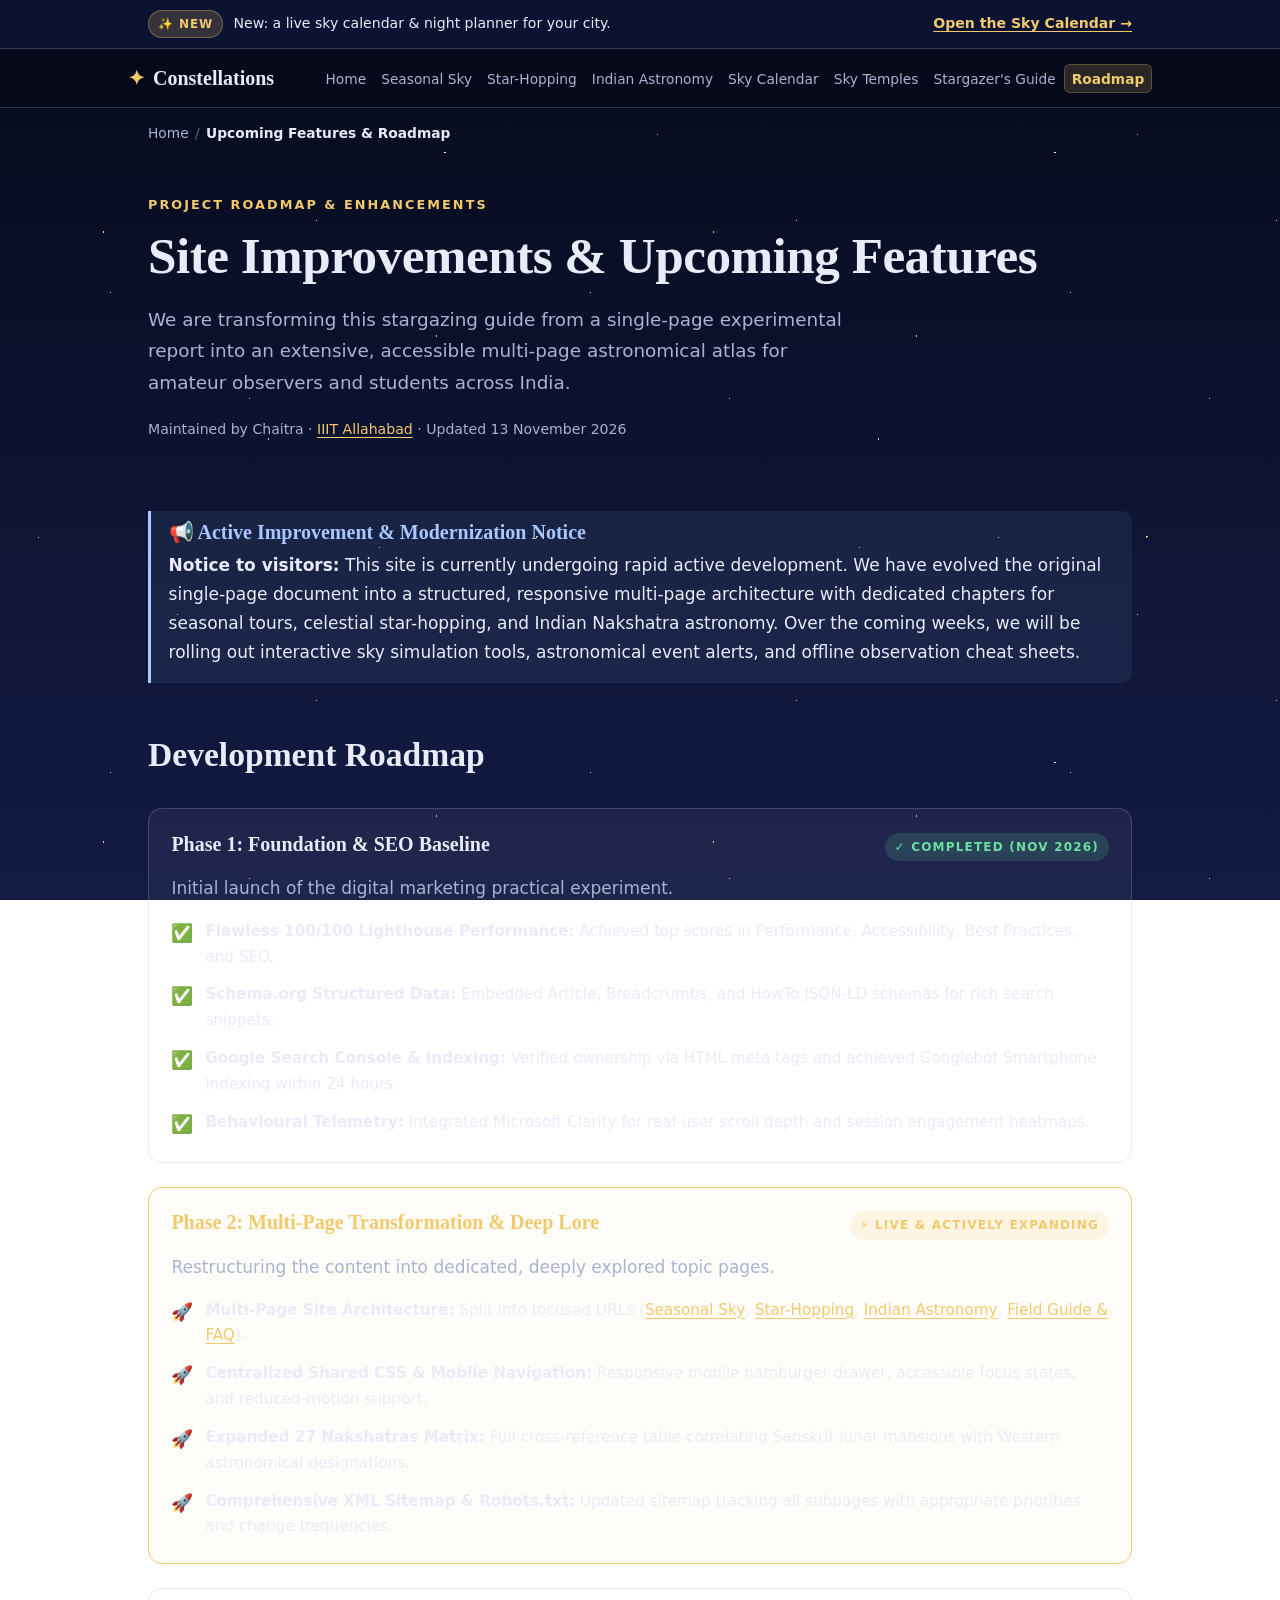
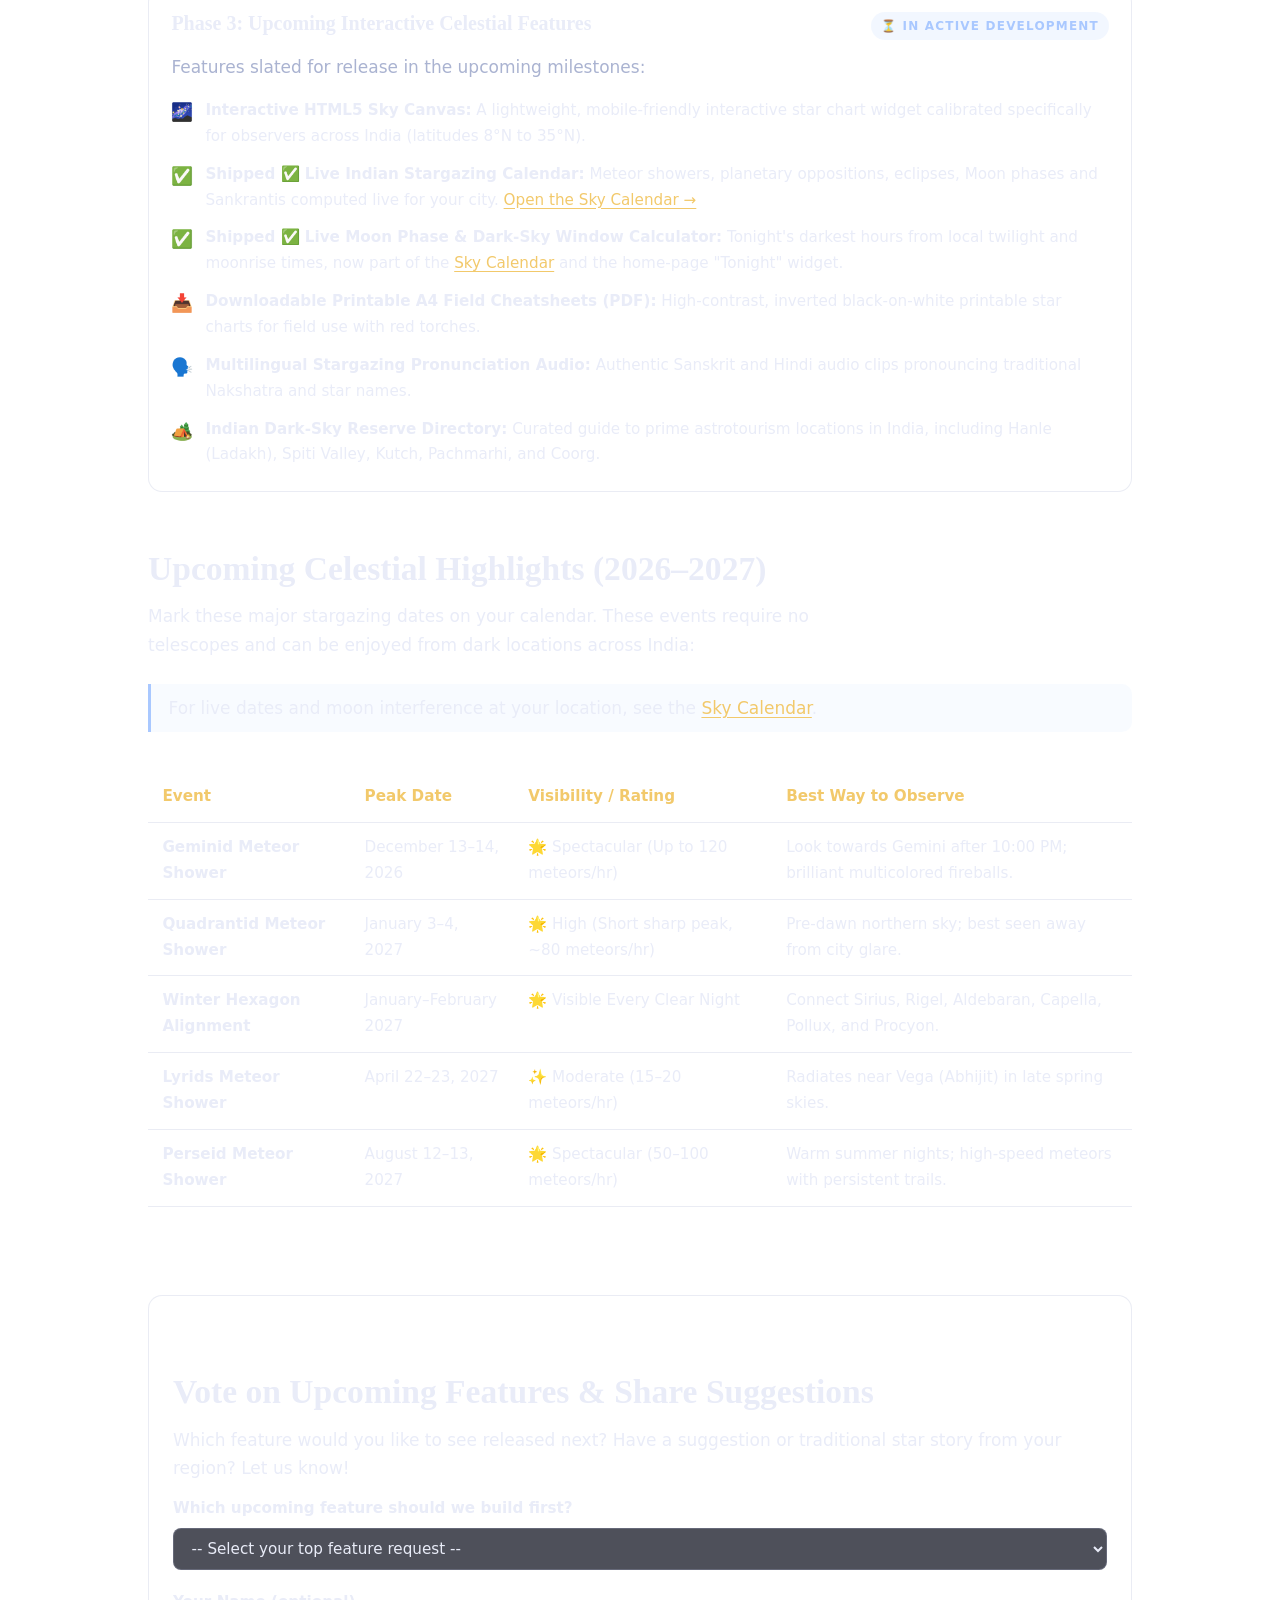
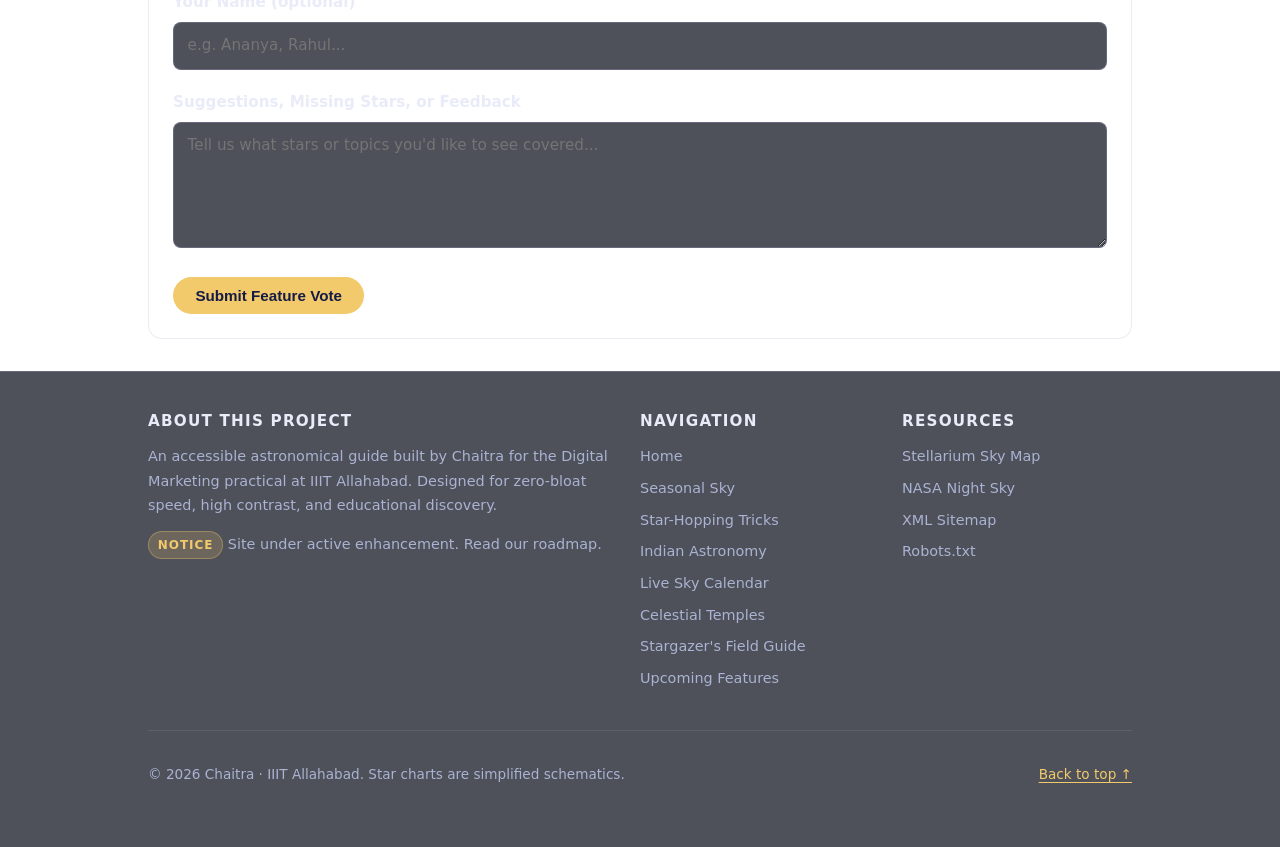
<file: upcoming.html>
<!DOCTYPE html>
<html lang="en">
<head>
  <meta charset="utf-8">
  <meta name="viewport" content="width=device-width, initial-scale=1">

  <!-- SEO: title & meta description -->
  <title>Upcoming Features & Site Roadmap | Constellations Guide</title>
  <meta name="description" content="Discover our site improvement roadmap and upcoming features: interactive live sky maps, 2026-2027 meteor shower calendar, moon phase widget, and printable stargazing cheat-sheets.">

  <!-- SEO: Canonical URL -->
  <link rel="canonical" href="https://chaytra.github.io/constellations/upcoming.html">

  <meta name="author" content="Chaitra">
  <meta name="robots" content="index, follow">
  <meta name="theme-color" content="#060a1a">

  <!-- Open Graph / Facebook -->
  <meta property="og:type" content="website">
  <meta property="og:title" content="Upcoming Features & Site Roadmap | Constellations Guide">
  <meta property="og:description" content="Discover our site improvement roadmap and upcoming features: interactive sky maps, meteor shower calendar, and printable cheat-sheets.">
  <meta property="og:url" content="https://chaytra.github.io/constellations/upcoming.html">

  <!-- Twitter -->
  <meta name="twitter:card" content="summary">
  <meta name="twitter:title" content="Upcoming Features & Site Roadmap | Constellations Guide">
  <meta name="twitter:description" content="Discover our site improvement roadmap and upcoming features: interactive sky maps, meteor shower calendar, and printable cheat-sheets.">

  <!-- Structured Data: WebPage & Breadcrumbs -->
  <script type="application/ld+json">
  {
    "@context": "https://schema.org",
    "@graph": [
      {
        "@type": "BreadcrumbList",
        "itemListElement": [
          {
            "@type": "ListItem",
            "position": 1,
            "name": "Home",
            "item": "https://chaytra.github.io/constellations/"
          },
          {
            "@type": "ListItem",
            "position": 2,
            "name": "Upcoming Features",
            "item": "https://chaytra.github.io/constellations/upcoming.html"
          }
        ]
      },
      {
        "@type": "WebPage",
        "name": "Project Roadmap & Upcoming Features",
        "description": "Progress roadmap detailing completed milestones, current site improvements, and upcoming astronomical features.",
        "author": { "@type": "Person", "name": "Chaitra" },
        "datePublished": "2026-11-10",
        "dateModified": "2026-11-13",
        "mainEntityOfPage": "https://chaytra.github.io/constellations/upcoming.html"
      }
    ]
  }
  </script>

  <link rel="stylesheet" href="style.css">
</head>

<body>
  <a class="skip" href="#content">Skip to main content</a>

  <!-- Disclaimer & Improvement Banner -->
  <aside class="notice-banner" aria-label="Site update notice">
    <div class="wrap notice-inner">
      <div class="notice-left">
        <span class="notice-tag">✨ New</span>
        <span>New: a live sky calendar &amp; night planner for your city.</span>
      </div>
      <a class="notice-link" href="sky-calendar.html">Open the Sky Calendar &rarr;</a>
    </div>
  </aside>

  <!-- Global Header & Navigation -->
  <header class="site-header">
    <div class="wrap header-inner">
      <a class="site-logo" href="index.html" aria-label="Constellations Guide Home">
        <span>✦</span> Constellations
      </a>
      <button class="nav-toggle" id="navToggle" aria-expanded="false" aria-controls="mainNav" aria-label="Toggle navigation menu">
        ☰
      </button>
      <nav class="main-nav" id="mainNav" aria-label="Primary site navigation">
        <ul>
          <li><a href="index.html">Home</a></li>
          <li><a href="seasons.html">Seasonal Sky</a></li>
          <li><a href="star-hopping.html">Star-Hopping</a></li>
          <li><a href="indian-astronomy.html">Indian Astronomy</a></li>
          <li><a href="sky-calendar.html">Sky Calendar</a></li>
          <li><a href="celestial-temples.html">Sky Temples</a></li>
          <li><a href="beginners-guide.html">Stargazer's Guide</a></li>
          <li><a href="upcoming.html" aria-current="page">Roadmap</a></li>
        </ul>
      </nav>
    </div>
  </header>

  <main id="content">
    <div class="wrap">
      <!-- Breadcrumbs -->
      <nav class="breadcrumbs" aria-label="Breadcrumbs">
        <ol>
          <li><a href="index.html">Home</a></li>
          <li aria-current="page">Upcoming Features & Roadmap</li>
        </ol>
      </nav>

      <section class="page-hero">
        <p class="eyebrow">Project Roadmap & Enhancements</p>
        <h1>Site Improvements & Upcoming Features</h1>
        <p class="lede">We are transforming this stargazing guide from a single-page experimental report into an extensive, accessible multi-page astronomical atlas for amateur observers and students across India.</p>
        <p class="byline">Maintained by Chaitra &middot; <a href="https://www.iiita.ac.in/">IIIT Allahabad</a> &middot; Updated <time datetime="2026-11-13">13 November 2026</time></p>
      </section>

      <!-- Prominent Improvement Disclaimer -->
      <section class="tip info" aria-labelledby="disclaimer-title">
        <h3 id="disclaimer-title" style="margin-top: 0; color: var(--ice);">📢 Active Improvement & Modernization Notice</h3>
        <p><strong>Notice to visitors:</strong> This site is currently undergoing rapid active development. We have evolved the original single-page document into a structured, responsive multi-page architecture with dedicated chapters for seasonal tours, celestial star-hopping, and Indian Nakshatra astronomy. Over the coming weeks, we will be rolling out interactive sky simulation tools, astronomical event alerts, and offline observation cheat sheets.</p>
      </section>

      <!-- Roadmap Phases -->
      <section style="margin-top: 3rem;">
        <h2>Development Roadmap</h2>
        <div class="roadmap-timeline">
          <!-- Phase 1 -->
          <article class="phase-card">
            <div class="phase-header">
              <h3 style="margin:0;">Phase 1: Foundation & SEO Baseline</h3>
              <span class="phase-status completed">✓ Completed (Nov 2026)</span>
            </div>
            <p style="color:var(--muted); margin-bottom: 1rem;">Initial launch of the digital marketing practical experiment.</p>
            <ul class="feature-list">
              <li class="feature-item">
                <span class="icon">✅</span>
                <div><strong>Flawless 100/100 Lighthouse Performance:</strong> Achieved top scores in Performance, Accessibility, Best Practices, and SEO.</div>
              </li>
              <li class="feature-item">
                <span class="icon">✅</span>
                <div><strong>Schema.org Structured Data:</strong> Embedded Article, Breadcrumbs, and HowTo JSON-LD schemas for rich search snippets.</div>
              </li>
              <li class="feature-item">
                <span class="icon">✅</span>
                <div><strong>Google Search Console & Indexing:</strong> Verified ownership via HTML meta tags and achieved Googlebot Smartphone indexing within 24 hours.</div>
              </li>
              <li class="feature-item">
                <span class="icon">✅</span>
                <div><strong>Behavioural Telemetry:</strong> Integrated Microsoft Clarity for real-user scroll depth and session engagement heatmaps.</div>
              </li>
            </ul>
          </article>

          <!-- Phase 2 -->
          <article class="phase-card active">
            <div class="phase-header">
              <h3 style="margin:0; color:var(--gold);">Phase 2: Multi-Page Transformation & Deep Lore</h3>
              <span class="phase-status in-progress">⚡ Live & Actively Expanding</span>
            </div>
            <p style="color:var(--muted); margin-bottom: 1rem;">Restructuring the content into dedicated, deeply explored topic pages.</p>
            <ul class="feature-list">
              <li class="feature-item">
                <span class="icon">🚀</span>
                <div><strong>Multi-Page Site Architecture:</strong> Split into focused URLs (<a href="seasons.html">Seasonal Sky</a>, <a href="star-hopping.html">Star-Hopping</a>, <a href="indian-astronomy.html">Indian Astronomy</a>, <a href="beginners-guide.html">Field Guide & FAQ</a>).</div>
              </li>
              <li class="feature-item">
                <span class="icon">🚀</span>
                <div><strong>Centralized Shared CSS & Mobile Navigation:</strong> Responsive mobile hamburger drawer, accessible focus states, and reduced-motion support.</div>
              </li>
              <li class="feature-item">
                <span class="icon">🚀</span>
                <div><strong>Expanded 27 Nakshatras Matrix:</strong> Full cross-reference table correlating Sanskrit lunar mansions with Western astronomical designations.</div>
              </li>
              <li class="feature-item">
                <span class="icon">🚀</span>
                <div><strong>Comprehensive XML Sitemap & Robots.txt:</strong> Updated sitemap tracking all subpages with appropriate priorities and change frequencies.</div>
              </li>
            </ul>
          </article>

          <!-- Phase 3 -->
          <article class="phase-card">
            <div class="phase-header">
              <h3 style="margin:0;">Phase 3: Upcoming Interactive Celestial Features</h3>
              <span class="phase-status upcoming">⏳ In Active Development</span>
            </div>
            <p style="color:var(--muted); margin-bottom: 1rem;">Features slated for release in the upcoming milestones:</p>
            <ul class="feature-list">
              <li class="feature-item">
                <span class="icon">🌌</span>
                <div><strong>Interactive HTML5 Sky Canvas:</strong> A lightweight, mobile-friendly interactive star chart widget calibrated specifically for observers across India (latitudes 8&deg;N to 35&deg;N).</div>
              </li>
              <li class="feature-item">
                <span class="icon">✅</span>
                <div><strong>Shipped ✅ Live Indian Stargazing Calendar:</strong> Meteor showers, planetary oppositions, eclipses, Moon phases and Sankrantis computed live for your city. <a href="sky-calendar.html">Open the Sky Calendar &rarr;</a></div>
              </li>
              <li class="feature-item">
                <span class="icon">✅</span>
                <div><strong>Shipped ✅ Live Moon Phase & Dark-Sky Window Calculator:</strong> Tonight's darkest hours from local twilight and moonrise times, now part of the <a href="sky-calendar.html">Sky Calendar</a> and the home-page "Tonight" widget.</div>
              </li>
              <li class="feature-item">
                <span class="icon">📥</span>
                <div><strong>Downloadable Printable A4 Field Cheatsheets (PDF):</strong> High-contrast, inverted black-on-white printable star charts for field use with red torches.</div>
              </li>
              <li class="feature-item">
                <span class="icon">🗣️</span>
                <div><strong>Multilingual Stargazing Pronunciation Audio:</strong> Authentic Sanskrit and Hindi audio clips pronouncing traditional Nakshatra and star names.</div>
              </li>
              <li class="feature-item">
                <span class="icon">🏕️</span>
                <div><strong>Indian Dark-Sky Reserve Directory:</strong> Curated guide to prime astrotourism locations in India, including Hanle (Ladakh), Spiti Valley, Kutch, Pachmarhi, and Coorg.</div>
              </li>
            </ul>
          </article>
        </div>
      </section>

      <!-- Calendar Preview: Upcoming 2026-2027 Celestial Highlights -->
      <section style="margin-top: 3.5rem;">
        <h2>Upcoming Celestial Highlights (2026–2027)</h2>
        <p class="read">Mark these major stargazing dates on your calendar. These events require no telescopes and can be enjoyed from dark locations across India:</p>
        <p class="tip info">For live dates and moon interference at your location, see the <a href="sky-calendar.html">Sky Calendar</a>.</p>

        <div class="scroll">
          <table>
            <caption class="skip">Upcoming astronomical highlights for 2026-2027</caption>
            <thead>
              <tr>
                <th scope="col">Event</th>
                <th scope="col">Peak Date</th>
                <th scope="col">Visibility / Rating</th>
                <th scope="col">Best Way to Observe</th>
              </tr>
            </thead>
            <tbody>
              <tr>
                <td><strong>Geminid Meteor Shower</strong></td>
                <td>December 13–14, 2026</td>
                <td>🌟 Spectacular (Up to 120 meteors/hr)</td>
                <td>Look towards Gemini after 10:00 PM; brilliant multicolored fireballs.</td>
              </tr>
              <tr>
                <td><strong>Quadrantid Meteor Shower</strong></td>
                <td>January 3–4, 2027</td>
                <td>🌟 High (Short sharp peak, ~80 meteors/hr)</td>
                <td>Pre-dawn northern sky; best seen away from city glare.</td>
              </tr>
              <tr>
                <td><strong>Winter Hexagon Alignment</strong></td>
                <td>January–February 2027</td>
                <td>🌟 Visible Every Clear Night</td>
                <td>Connect Sirius, Rigel, Aldebaran, Capella, Pollux, and Procyon.</td>
              </tr>
              <tr>
                <td><strong>Lyrids Meteor Shower</strong></td>
                <td>April 22–23, 2027</td>
                <td>✨ Moderate (15–20 meteors/hr)</td>
                <td>Radiates near Vega (Abhijit) in late spring skies.</td>
              </tr>
              <tr>
                <td><strong>Perseid Meteor Shower</strong></td>
                <td>August 12–13, 2027</td>
                <td>🌟 Spectacular (50–100 meteors/hr)</td>
                <td>Warm summer nights; high-speed meteors with persistent trails.</td>
              </tr>
            </tbody>
          </table>
        </div>
      </section>

      <!-- Interactive Community Feedback / Suggestion Form -->
      <section class="form-box" style="margin-top: 3.5rem;">
        <h2>Vote on Upcoming Features & Share Suggestions</h2>
        <p>Which feature would you like to see released next? Have a suggestion or traditional star story from your region? Let us know!</p>

        <form id="feedbackForm" onsubmit="handleFeedbackSubmit(event)">
          <div class="form-group">
            <label for="featureVote">Which upcoming feature should we build first?</label>
            <select id="featureVote" class="form-control" required>
              <option value="" disabled selected>-- Select your top feature request --</option>
              <option value="canvas">Interactive HTML5 Sky Map (Live browser planetarium)</option>
              <option value="calendar">2026-2027 Stargazing & Meteor Shower Calendar with reminders</option>
              <option value="moon">Live Moon Phase & Dark-Sky Window Calculator</option>
              <option value="pdf">Downloadable Printable A4 Field Star Sheets (PDF)</option>
              <option value="audio">Multilingual Sanskrit/Hindi Pronunciation Audio Guide</option>
              <option value="locations">Indian Dark-Sky Reserve & Astrotourism Directory</option>
            </select>
          </div>

          <div class="form-group">
            <label for="userName">Your Name (optional)</label>
            <input type="text" id="userName" class="form-control" placeholder="e.g. Ananya, Rahul...">
          </div>

          <div class="form-group">
            <label for="userComments">Suggestions, Missing Stars, or Feedback</label>
            <textarea id="userComments" class="form-control" rows="4" placeholder="Tell us what stars or topics you'd like to see covered..."></textarea>
          </div>

          <button type="submit" class="btn">Submit Feature Vote</button>
        </form>

        <div id="feedbackResponse" class="tip success" style="display:none; margin-top:1.5rem;" role="alert">
          <p><strong>Thank you for your vote!</strong> Your feedback has been recorded locally. We prioritize new tools based on community suggestions.</p>
        </div>
      </section>
    </div>
  </main>

  <!-- Site Footer -->
  <footer>
    <div class="wrap">
      <div class="footer-grid">
        <div class="footer-col">
          <h4>About This Project</h4>
          <p>An accessible astronomical guide built by Chaitra for the Digital Marketing practical at <a href="https://www.iiita.ac.in/">IIIT Allahabad</a>. Designed for zero-bloat speed, high contrast, and educational discovery.</p>
          <p><span class="notice-tag">Notice</span> Site under active enhancement. <a href="upcoming.html">Read our roadmap</a>.</p>
        </div>
        <div class="footer-col">
          <h4>Navigation</h4>
          <ul>
            <li><a href="index.html">Home</a></li>
            <li><a href="seasons.html">Seasonal Sky</a></li>
            <li><a href="star-hopping.html">Star-Hopping Tricks</a></li>
            <li><a href="indian-astronomy.html">Indian Astronomy</a></li>
            <li><a href="sky-calendar.html">Live Sky Calendar</a></li>
            <li><a href="celestial-temples.html">Celestial Temples</a></li>
            <li><a href="beginners-guide.html">Stargazer's Field Guide</a></li>
            <li><a href="upcoming.html">Upcoming Features</a></li>
          </ul>
        </div>
        <div class="footer-col">
          <h4>Resources</h4>
          <ul>
            <li><a href="https://stellarium-web.org/" target="_blank" rel="noopener">Stellarium Sky Map</a></li>
            <li><a href="https://nightsky.jpl.nasa.gov/" target="_blank" rel="noopener">NASA Night Sky</a></li>
            <li><a href="sitemap.xml">XML Sitemap</a></li>
            <li><a href="robots.txt">Robots.txt</a></li>
          </ul>
        </div>
      </div>
      <div class="footer-bottom">
        <p>&copy; 2026 Chaitra &middot; IIIT Allahabad. Star charts are simplified schematics.</p>
        <p><a href="#content">Back to top &uarr;</a></p>
      </div>
    </div>
  </footer>

  <script>
    (function() {
      var toggle = document.getElementById('navToggle');
      var nav = document.getElementById('mainNav');
      if (toggle && nav) {
        toggle.addEventListener('click', function() {
          var open = nav.classList.toggle('open');
          toggle.setAttribute('aria-expanded', open ? 'true' : 'false');
        });
      }
    })();

    function handleFeedbackSubmit(event) {
      event.preventDefault();
      var vote = document.getElementById('featureVote').value;
      var name = document.getElementById('userName').value;
      var comments = document.getElementById('userComments').value;
      
      // Save feedback in localStorage for persistence
      var submissions = JSON.parse(localStorage.getItem('stargaze_feedback') || '[]');
      submissions.push({
        vote: vote,
        name: name,
        comments: comments,
        timestamp: new Date().toISOString()
      });
      localStorage.setItem('stargaze_feedback', JSON.stringify(submissions));

      document.getElementById('feedbackForm').reset();
      var resp = document.getElementById('feedbackResponse');
      resp.style.display = 'block';
      resp.scrollIntoView({ behavior: 'smooth' });
    }
  </script>
</body>
</html>
</file>
<file: style.css>
/* ==========================================================================
   Constellations Guide - Shared Stylesheet
   Designed for ultra-fast performance, accessibility & high contrast
   ========================================================================== */

:root {
  --ink: #e9ecf8;
  --muted: #aab3d1;
  --night: #060a1a;
  --deep: #0d1433;
  --navy: #141b45;
  --line: rgba(170, 179, 209, .25);
  --gold: #f2c96b;
  --gold-glow: rgba(242, 201, 107, .15);
  --ice: #a9c8ff;
  --card: rgba(255, 255, 255, .05);
  --card-hover: rgba(255, 255, 255, .08);
  --badge-bg: rgba(242, 201, 107, .18);
  --success: #6be0a0;
  --success-bg: rgba(107, 224, 160, .15);
}

* { box-sizing: border-box; }
html { scroll-behavior: smooth; }

body {
  margin: 0;
  color: var(--ink);
  background: linear-gradient(180deg, var(--night) 0%, var(--deep) 55%, var(--navy) 100%) fixed;
  font: 17px/1.7 system-ui, -apple-system, "Segoe UI", Roboto, Arial, sans-serif;
  display: flex;
  flex-direction: column;
  min-height: 100vh;
}

/* Star-field: two layers of tiny dots; the second one twinkles */
body::before, body::after {
  content: "";
  position: fixed;
  inset: 0;
  z-index: -1;
  pointer-events: none;
}

body::before {
  background-image:
    radial-gradient(1.2px 1.2px at 8% 12%, #fff 50%, transparent 52%),
    radial-gradient(1px 1px at 23% 61%, #fff 50%, transparent 52%),
    radial-gradient(1.4px 1.4px at 37% 28%, #fff 50%, transparent 52%),
    radial-gradient(1px 1px at 52% 83%, #fff 50%, transparent 52%),
    radial-gradient(1.2px 1.2px at 66% 46%, #fff 50%, transparent 52%),
    radial-gradient(1px 1px at 79% 14%, #fff 50%, transparent 52%),
    radial-gradient(1.4px 1.4px at 91% 70%, #fff 50%, transparent 52%),
    radial-gradient(1px 1px at 14% 90%, #fff 50%, transparent 52%);
  background-size: 480px 480px;
  opacity: .75;
}

body::after {
  background-image:
    radial-gradient(1.6px 1.6px at 17% 38%, var(--gold) 50%, transparent 52%),
    radial-gradient(1.6px 1.6px at 44% 72%, var(--ice) 50%, transparent 52%),
    radial-gradient(1.6px 1.6px at 73% 25%, #fff 50%, transparent 52%),
    radial-gradient(1.6px 1.6px at 88% 88%, var(--gold) 50%, transparent 52%);
  background-size: 610px 610px;
  animation: twinkle 5s ease-in-out infinite alternate;
}

@keyframes twinkle {
  from { opacity: .25; }
  to { opacity: 1; }
}

@media (prefers-reduced-motion: reduce) {
  body::after { animation: none; opacity: .7; }
  html { scroll-behavior: auto; }
  .tw { animation: none !important; }
}

/* Typography & Links */
h1, h2, h3, h4 {
  font-family: "Iowan Old Style", "Palatino Linotype", Palatino, "Book Antiqua", Georgia, serif;
  font-weight: 600;
  line-height: 1.25;
}

.wrap {
  max-width: 64rem;
  margin: 0 auto;
  padding: 0 1.25rem;
  width: 100%;
}

.read { max-width: 44rem; }

a {
  color: var(--gold);
  text-underline-offset: 3px;
  transition: color 0.15s ease;
}
a:hover { color: #fff; }
a:focus-visible, button:focus-visible, summary:focus-visible, input:focus-visible, select:focus-visible, textarea:focus-visible {
  outline: 3px solid var(--ice);
  outline-offset: 3px;
}

.skip { position: absolute; left: -999px; }
.skip:focus { left: 1rem; top: 1rem; background: var(--gold); color: #000; padding: .5rem .75rem; z-index: 1000; font-weight: 600; border-radius: 4px; }

/* Disclaimer / Improvement Notice Banner */
.notice-banner {
  background: rgba(13, 20, 51, 0.95);
  border-bottom: 1px solid var(--line);
  padding: .6rem 0;
  font-size: .88rem;
  color: var(--ink);
}
.notice-inner {
  display: flex;
  align-items: center;
  justify-content: space-between;
  flex-wrap: wrap;
  gap: .5rem .75rem;
}
.notice-left {
  display: flex;
  align-items: center;
  gap: .65rem;
  flex-wrap: wrap;
}
.notice-tag {
  display: inline-flex;
  align-items: center;
  gap: .35rem;
  font-size: .75rem;
  font-weight: 700;
  letter-spacing: .08em;
  text-transform: uppercase;
  background: var(--badge-bg);
  color: var(--gold);
  padding: .2rem .55rem;
  border-radius: 999px;
  border: 1px solid rgba(242, 201, 107, 0.35);
}
.notice-link {
  font-weight: 600;
  white-space: nowrap;
}

/* Global Site Header & Navigation */
.site-header {
  border-bottom: 1px solid var(--line);
  background: rgba(6, 10, 26, 0.85);
  backdrop-filter: blur(8px);
  -webkit-backdrop-filter: blur(8px);
  position: sticky;
  top: 0;
  z-index: 100;
}
.header-inner {
  display: flex;
  align-items: center;
  justify-content: space-between;
  padding: .75rem 0;
  gap: 1rem;
}
.site-logo {
  font-family: "Iowan Old Style", Georgia, serif;
  font-size: 1.25rem;
  font-weight: 700;
  color: var(--ink);
  text-decoration: none;
  display: flex;
  align-items: center;
  gap: .5rem;
}
.site-logo span { color: var(--gold); }
.site-logo:hover { color: var(--gold); }

.nav-toggle {
  display: none;
  background: transparent;
  border: 1px solid var(--line);
  color: var(--ink);
  padding: .4rem .65rem;
  border-radius: 6px;
  cursor: pointer;
  font-size: 1.1rem;
}

.main-nav ul {
  list-style: none;
  margin: 0;
  padding: 0;
  display: flex;
  align-items: center;
  gap: .3rem .9rem;
  flex-wrap: wrap;
}
.main-nav a {
  color: var(--muted);
  text-decoration: none;
  font-size: .92rem;
  font-weight: 500;
  padding: .35rem .6rem;
  border-radius: 6px;
  transition: all .2s ease;
}
.main-nav a:hover {
  color: var(--ink);
  background: rgba(255, 255, 255, .06);
}
.main-nav a[aria-current="page"] {
  color: var(--gold);
  background: var(--gold-glow);
  font-weight: 600;
  border: 1px solid rgba(242, 201, 107, .25);
}

@media (max-width: 52rem) {
  .nav-toggle { display: block; }
  .main-nav {
    display: none;
    width: 100%;
    order: 3;
    padding-top: .75rem;
    border-top: 1px solid var(--line);
    margin-top: .5rem;
  }
  .main-nav.open { display: block; }
  .main-nav ul {
    flex-direction: column;
    align-items: flex-start;
    gap: .25rem;
  }
  .main-nav a {
    display: block;
    width: 100%;
    padding: .5rem .75rem;
  }
  .header-inner { flex-wrap: wrap; }
}

/* Breadcrumbs */
.breadcrumbs {
  padding: .85rem 0 .25rem;
  font-size: .86rem;
  color: var(--muted);
}
.breadcrumbs ol {
  list-style: none;
  margin: 0;
  padding: 0;
  display: flex;
  flex-wrap: wrap;
  align-items: center;
  gap: .4rem;
}
.breadcrumbs li::after {
  content: "/";
  margin-left: .4rem;
  opacity: .5;
}
.breadcrumbs li:last-child::after { content: ""; }
.breadcrumbs a { color: var(--muted); text-decoration: none; }
.breadcrumbs a:hover { color: var(--gold); text-decoration: underline; }
.breadcrumbs [aria-current="page"] { color: var(--ink); font-weight: 600; }

/* Page Hero */
.page-hero {
  padding: 2.5rem 0 2rem;
}
.eyebrow {
  font: 600 .8rem system-ui, sans-serif;
  letter-spacing: .16em;
  text-transform: uppercase;
  color: var(--gold);
  margin: 0 0 .75rem;
  display: inline-block;
}
h1 {
  font-size: clamp(2rem, 5vw, 3.2rem);
  margin: 0 0 1rem;
  letter-spacing: -.01em;
}
.lede {
  font-size: 1.15rem;
  color: var(--muted);
  margin: 0 0 1.25rem;
  max-width: 44rem;
}
.byline {
  font-size: .88rem;
  color: var(--muted);
  margin-top: 1rem;
}

/* Layout helpers */
.split {
  display: grid;
  gap: 2rem;
  align-items: center;
  grid-template-columns: 1fr;
}
@media (min-width: 52rem) {
  .split { grid-template-columns: 1fr 1fr; }
}

.hero-grid {
  display: grid;
  gap: 2rem;
  align-items: center;
  grid-template-columns: 1fr;
}
@media (min-width: 52rem) {
  .hero-grid { grid-template-columns: 1.15fr .85fr; }
}

/* Star Charts (SVG) */
figure { margin: 1.75rem 0; }
figure svg { width: 100%; height: auto; display: block; }
figcaption { font-size: .86rem; color: var(--muted); margin-top: .5rem; }
.chart {
  background: rgba(4, 7, 20, .6);
  border: 1px solid var(--line);
  border-radius: 14px;
  padding: .5rem;
  box-shadow: 0 8px 24px rgba(0, 0, 0, .4);
}
.ln { stroke: var(--ice); stroke-width: 1.4; stroke-opacity: .7; fill: none; }
.ln.dash { stroke: var(--gold); stroke-dasharray: 5 5; stroke-opacity: .9; }
.st { fill: #fff; }
.lab { font: 500 11.5px system-ui, sans-serif; fill: var(--muted); }
.lab.hi { fill: var(--gold); }
.tw {
  animation: pulse 3.5s ease-in-out infinite alternate;
  transform-box: fill-box;
  transform-origin: center;
}
.tw:nth-of-type(2n) { animation-delay: -1.2s; }
.tw:nth-of-type(3n) { animation-delay: -2.4s; }
@keyframes pulse { from { opacity: .6; } to { opacity: 1; } }

/* Section Headings */
h2 {
  font-size: clamp(1.5rem, 3.5vw, 2.1rem);
  margin: 3.2rem 0 .75rem;
}
h3 {
  font-size: 1.25rem;
  margin: 1.5rem 0 .35rem;
}
p { margin: .8rem 0; }

/* Callout Box */
.tip {
  border-left: 3px solid var(--gold);
  background: rgba(242, 201, 107, .08);
  padding: .6rem 1.1rem;
  border-radius: 0 10px 10px 0;
  margin: 1.5rem 0;
}
.tip p { margin: .4rem 0; }

.tip.info {
  border-left-color: var(--ice);
  background: rgba(169, 200, 255, .08);
}

.tip.success {
  border-left-color: var(--success);
  background: var(--success-bg);
}

/* Feature Navigation Cards (Hub / Index) */
.hub-grid {
  display: grid;
  gap: 1.25rem;
  grid-template-columns: repeat(auto-fit, minmax(17rem, 1fr));
  margin: 2rem 0;
}
.hub-card {
  background: var(--card);
  border: 1px solid var(--line);
  border-radius: 14px;
  padding: 1.4rem;
  text-decoration: none;
  color: inherit;
  display: flex;
  flex-direction: column;
  transition: all .2s ease;
  position: relative;
}
.hub-card:hover {
  background: var(--card-hover);
  border-color: var(--gold);
  transform: translateY(-2px);
}
.hub-icon {
  font-size: 1.75rem;
  margin-bottom: .6rem;
}
.hub-card h3 {
  margin: 0 0 .5rem;
  color: var(--gold);
  font-size: 1.25rem;
}
.hub-card p {
  font-size: .95rem;
  color: var(--muted);
  margin: 0 0 1rem;
  flex-grow: 1;
}
.hub-cta {
  font-size: .88rem;
  font-weight: 600;
  color: var(--ice);
  display: inline-flex;
  align-items: center;
  gap: .3rem;
}
.hub-card:hover .hub-cta { color: var(--gold); }

/* Filter Buttons & Constellation Cards */
#filters {
  display: flex;
  flex-wrap: wrap;
  gap: .5rem;
  margin: 1.25rem 0 .5rem;
}
#filters button {
  font: 600 .9rem system-ui, sans-serif;
  color: var(--ink);
  background: transparent;
  border: 1px solid var(--line);
  border-radius: 999px;
  padding: .5rem 1.1rem;
  cursor: pointer;
  min-height: 2.75rem;
  transition: all .15s ease;
}
#filters button:hover {
  border-color: var(--gold);
}
#filters button[aria-pressed="true"] {
  background: var(--gold);
  color: #1a1405;
  border-color: var(--gold);
}

.cards {
  display: grid;
  gap: 1.15rem;
  grid-template-columns: repeat(auto-fill, minmax(17rem, 1fr));
  margin: 1.5rem 0;
  padding: 0;
  list-style: none;
}
.card {
  background: var(--card);
  border: 1px solid var(--line);
  border-radius: 14px;
  padding: 1.2rem 1.3rem;
  transition: border-color .2s ease;
}
.card:hover { border-color: rgba(242, 201, 107, .4); }
.card[hidden] { display: none; }
.season {
  display: inline-block;
  font: 600 .72rem system-ui, sans-serif;
  letter-spacing: .12em;
  text-transform: uppercase;
  color: var(--gold);
  margin-bottom: .35rem;
}
.card h3 { margin: 0 0 .35rem; }
.card p { margin: .5rem 0 0; font-size: .95rem; }
.card .in {
  color: var(--ice);
  font-size: .92rem;
  border-top: 1px dashed var(--line);
  padding-top: .5rem;
  margin-top: .75rem;
}

/* Tables */
.scroll { overflow-x: auto; }
table {
  border-collapse: collapse;
  width: 100%;
  min-width: 32rem;
  font-size: .95rem;
  margin: 1rem 0 2rem;
}
th, td {
  text-align: left;
  padding: .75rem .9rem;
  border-bottom: 1px solid var(--line);
  vertical-align: top;
}
th {
  color: var(--gold);
  font-weight: 600;
  background: rgba(255, 255, 255, .03);
}
tbody tr:hover {
  background: rgba(255, 255, 255, .02);
}

/* Step lists & Details (FAQ) */
ol.steps { padding-left: 1.2rem; }
ol.steps li { margin: .75rem 0; padding-left: .25rem; }

details {
  border-bottom: 1px solid var(--line);
  padding: .9rem 0;
}
summary {
  cursor: pointer;
  font-weight: 600;
  font-size: 1.05rem;
  color: var(--ink);
  transition: color .15s ease;
}
summary:hover { color: var(--gold); }
details[open] summary { color: var(--gold); margin-bottom: .5rem; }

/* Roadmap Timeline & Feature Badges */
.roadmap-timeline {
  display: flex;
  flex-direction: column;
  gap: 1.5rem;
  margin: 2rem 0;
}
.phase-card {
  background: var(--card);
  border: 1px solid var(--line);
  border-radius: 14px;
  padding: 1.4rem;
}
.phase-card.active {
  border-color: var(--gold);
  background: rgba(242, 201, 107, .04);
}
.phase-header {
  display: flex;
  justify-content: space-between;
  align-items: baseline;
  flex-wrap: wrap;
  gap: .5rem;
  margin-bottom: .75rem;
}
.phase-status {
  font-size: .75rem;
  font-weight: 700;
  text-transform: uppercase;
  letter-spacing: .1em;
  padding: .25rem .6rem;
  border-radius: 999px;
}
.phase-status.completed { background: var(--success-bg); color: var(--success); }
.phase-status.in-progress { background: var(--gold-glow); color: var(--gold); }
.phase-status.upcoming { background: rgba(169, 200, 255, .15); color: var(--ice); }

.feature-list {
  list-style: none;
  padding: 0;
  margin: 0;
  display: grid;
  gap: .75rem;
}
.feature-item {
  display: flex;
  gap: .75rem;
  align-items: flex-start;
  font-size: .95rem;
}
.feature-item .icon { font-size: 1.1rem; flex-shrink: 0; }

/* Feedback & Suggestions Form */
.form-box {
  background: var(--card);
  border: 1px solid var(--line);
  border-radius: 14px;
  padding: 1.5rem;
  margin: 2rem 0;
}
.form-group {
  margin-bottom: 1.25rem;
}
.form-group label {
  display: block;
  font-weight: 600;
  margin-bottom: .35rem;
  font-size: .95rem;
}
.form-control {
  width: 100%;
  background: rgba(4, 7, 20, .7);
  border: 1px solid var(--line);
  border-radius: 8px;
  color: var(--ink);
  padding: .65rem .85rem;
  font: inherit;
  font-size: .95rem;
}
.form-control:focus {
  border-color: var(--gold);
}
.btn {
  display: inline-block;
  background: var(--gold);
  color: #141b45;
  font-weight: 700;
  font-size: .95rem;
  padding: .65rem 1.4rem;
  border: none;
  border-radius: 999px;
  cursor: pointer;
  text-decoration: none;
  transition: opacity .15s ease;
}
.btn:hover { opacity: .9; color: #000; }

/* Footer */
footer {
  border-top: 1px solid var(--line);
  margin-top: auto;
  padding: 2.5rem 0 3rem;
  color: var(--muted);
  font-size: .9rem;
  background: rgba(4, 7, 20, .7);
}
.footer-grid {
  display: grid;
  gap: 2rem;
  grid-template-columns: 1fr;
  margin-bottom: 2rem;
}
@media (min-width: 48rem) {
  .footer-grid { grid-template-columns: 2fr 1fr 1fr; }
}
.footer-col h4 {
  color: var(--ink);
  font-family: system-ui, sans-serif;
  font-size: .95rem;
  text-transform: uppercase;
  letter-spacing: .08em;
  margin: 0 0 .8rem;
}
.footer-col ul {
  list-style: none;
  padding: 0;
  margin: 0;
}
.footer-col li { margin-bottom: .45rem; }
.footer-col a { color: var(--muted); text-decoration: none; }
.footer-col a:hover { color: var(--gold); text-decoration: underline; }
.footer-bottom {
  border-top: 1px solid rgba(170, 179, 209, .15);
  padding-top: 1.25rem;
  font-size: .85rem;
  display: flex;
  flex-wrap: wrap;
  justify-content: space-between;
  gap: .75rem;
}

/* ===== Sky Calendar & Temples ===== */
@media (min-width: 52.01rem) {
  .main-nav ul { gap: .2rem .1rem; }
  .main-nav a { font-size: .86rem; padding: .35rem .42rem; white-space: nowrap; }
  .header-inner { gap: .5rem; }
}
.sky-small { font-size: .86rem; color: var(--muted); }
.sky-list { margin: .4rem 0; padding-left: 1.2rem; }
.sky-list li { margin: .35rem 0; }
.sky-loc, .sky-widget {
  background: var(--card);
  border: 1px solid var(--line);
  border-radius: 14px;
  padding: 1rem 1.2rem;
}
.sky-loc { min-height: 9rem; }
.sky-loc-line { margin: 0 0 .75rem; }
.sky-loc-row, .sky-custom {
  display: flex;
  flex-wrap: wrap;
  align-items: flex-end;
  gap: .6rem 1rem;
}
.sky-loc label { display: flex; flex-direction: column; font-size: .85rem; color: var(--muted); gap: .2rem; }
.sky-loc select, .sky-loc input {
  background: rgba(4, 7, 20, .7);
  border: 1px solid var(--line);
  border-radius: 8px;
  color: var(--ink);
  font: inherit;
  font-size: .95rem;
  padding: .45rem .6rem;
  min-height: 2.6rem;
}
.sky-loc input[type="number"] { width: 8rem; }
.sky-custom[hidden] { display: none; }
.sky-msg { font-size: .88rem; color: var(--ice); margin: .5rem 0 0; min-height: 1.2em; }
.sky-lpm { margin: .3rem 0 0; font-size: .9rem; }
.sky-plan { min-height: 16rem; }
.sky-plan h3, .day-panel h3 { margin: .9rem 0 .25rem; font-size: 1.1rem; color: var(--gold); }
.plan-grid { display: grid; gap: 0 2rem; grid-template-columns: 1fr; }
@media (min-width: 48rem) { .plan-grid { grid-template-columns: 1fr 1fr; } }

/* Small pill: temple tags, calendar buttons */
.chip {
  display: inline-flex;
  align-items: center;
  gap: .3rem;
  font: 600 .85rem system-ui, sans-serif;
  color: var(--ink);
  background: transparent;
  border: 1px solid var(--line);
  border-radius: 999px;
  padding: .35rem .8rem;
  min-height: 2.4rem;
  text-decoration: none;
  cursor: pointer;
}
.chip:hover { border-color: var(--gold); color: var(--gold); }
.chip[aria-pressed="true"] { background: var(--gold); color: #1a1405; border-color: var(--gold); }
.chips { display: inline-flex; flex-wrap: wrap; gap: .35rem; margin-top: .3rem; }

/* Month calendar */
.cal-head { display: flex; flex-wrap: wrap; align-items: center; gap: .5rem; margin: .5rem 0 .75rem; }
.cal-head h3 { margin: 0; min-width: 11rem; text-align: center; font-size: 1.3rem; }
.cal-grid { display: grid; grid-template-columns: repeat(7, 1fr); gap: .35rem; min-height: 24rem; }
.cal-wd { text-align: center; font-size: .78rem; font-weight: 700; color: var(--muted); text-transform: uppercase; letter-spacing: .06em; }
.cal-day {
  min-height: 4.2rem;
  display: flex;
  flex-direction: column;
  align-items: flex-start;
  gap: .15rem;
  padding: .35rem .4rem;
  background: var(--card);
  border: 1px solid var(--line);
  border-radius: 8px;
  color: var(--ink);
  font: inherit;
  cursor: pointer;
  text-align: left;
}
.cal-day:hover { border-color: rgba(242, 201, 107, .5); }
.cal-day.muted { opacity: .5; }
.cal-day.today { outline: 2px solid var(--gold); outline-offset: -2px; }
.cal-day.selected { background: var(--gold-glow); border-color: var(--gold); }
.cal-n { font-size: .85rem; font-weight: 700; }
.cal-day.today .cal-n::after { content: " · today"; font-weight: 400; font-size: .7rem; color: var(--gold); }
.cal-ev { font-size: 1.05rem; line-height: 1.2; }
.cal-ev small { font-size: .72rem; color: var(--muted); margin-left: .15rem; }
.cal-dot { display: none; width: .45rem; height: .45rem; border-radius: 50%; background: var(--gold); }
.day-panel { margin-top: 1rem; min-height: 10rem; }
@media (max-width: 600px) {
  .cal-grid { gap: .2rem; min-height: 17rem; }
  .cal-day { min-height: 2.75rem; padding: .25rem; align-items: center; }
  .cal-ev, .cal-day.today .cal-n::after { display: none; }
  .cal-dot { display: block; }
  .cal-head h3 { min-width: 0; flex: 1 0 100%; order: -1; text-align: left; }
}

/* Home-page "Tonight" widget */
.sky-widget { margin: 2.5rem 0; }
.sky-widget h2 { margin-top: .25rem; }
.sky-widget .sky-loc { padding: 0; border: 0; background: none; min-height: 8rem; }
.sky-widget .sky-tonight { min-height: 12rem; }
</file>
